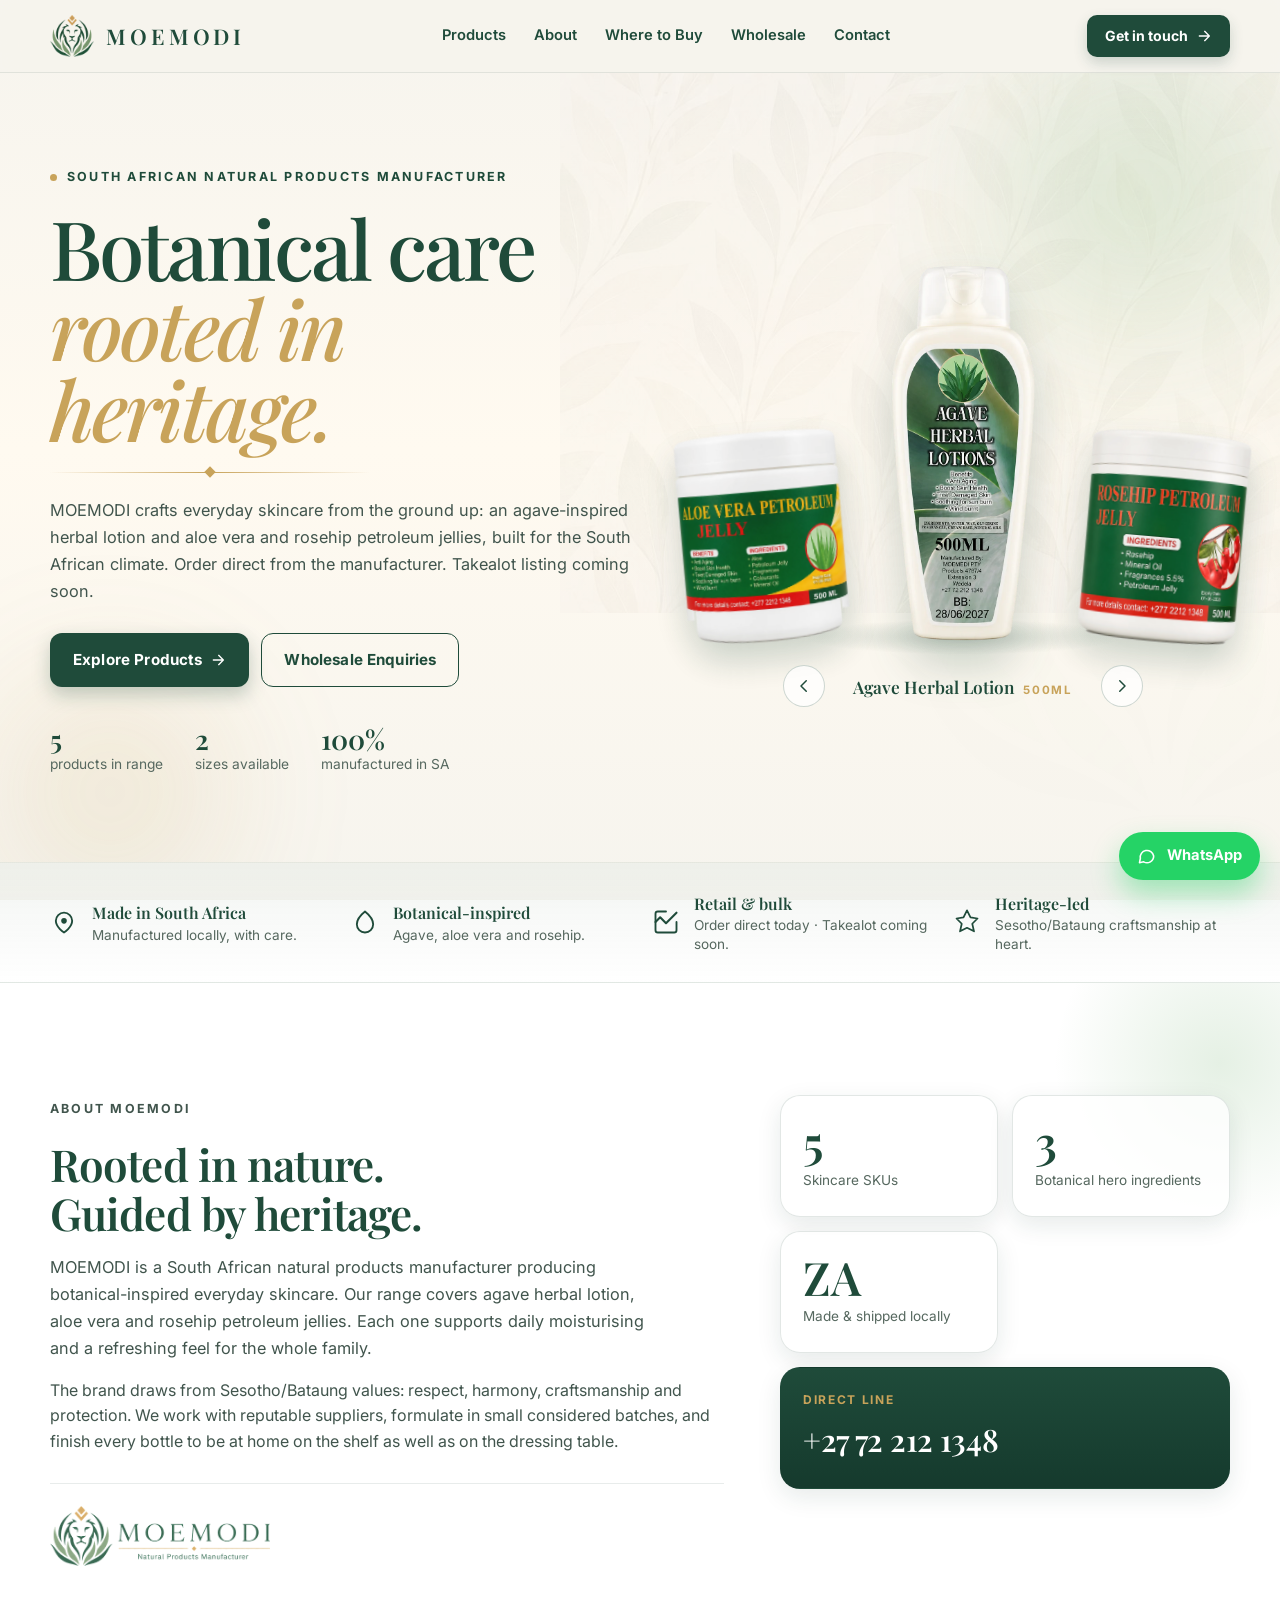
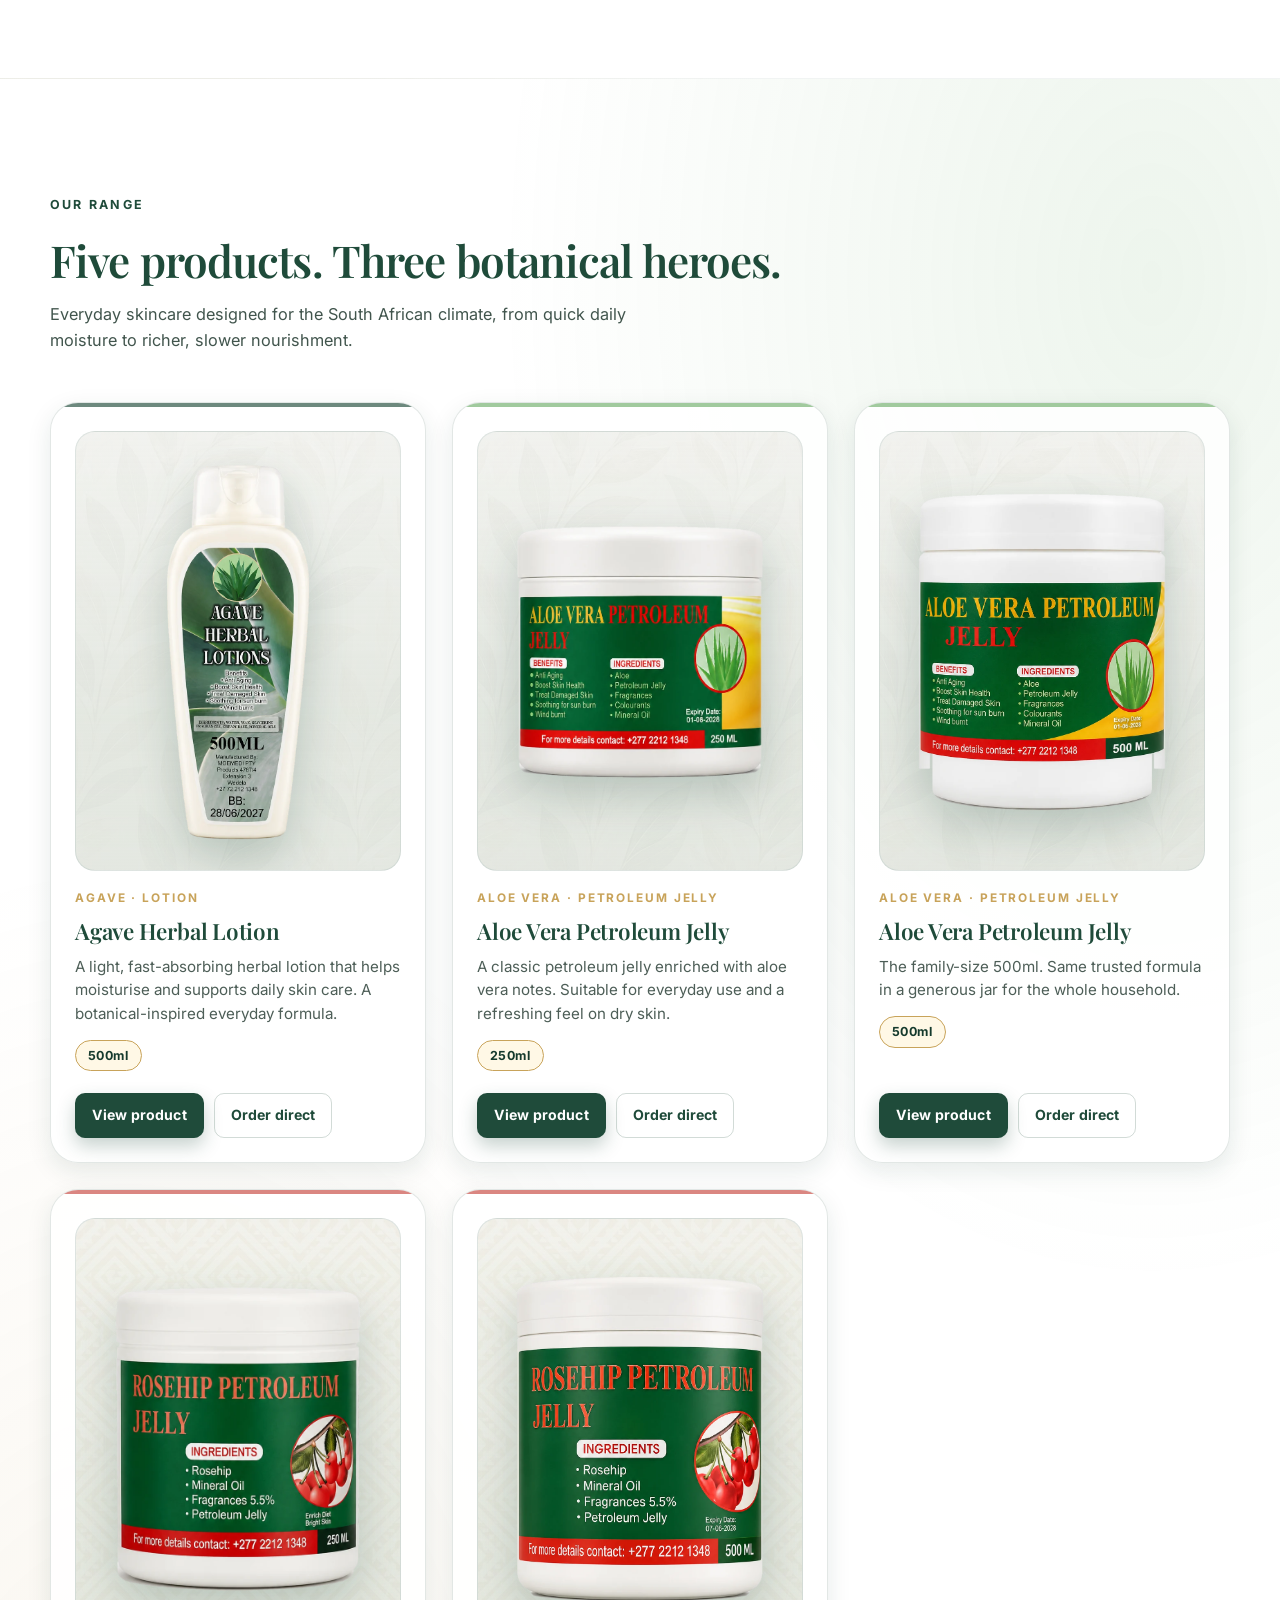
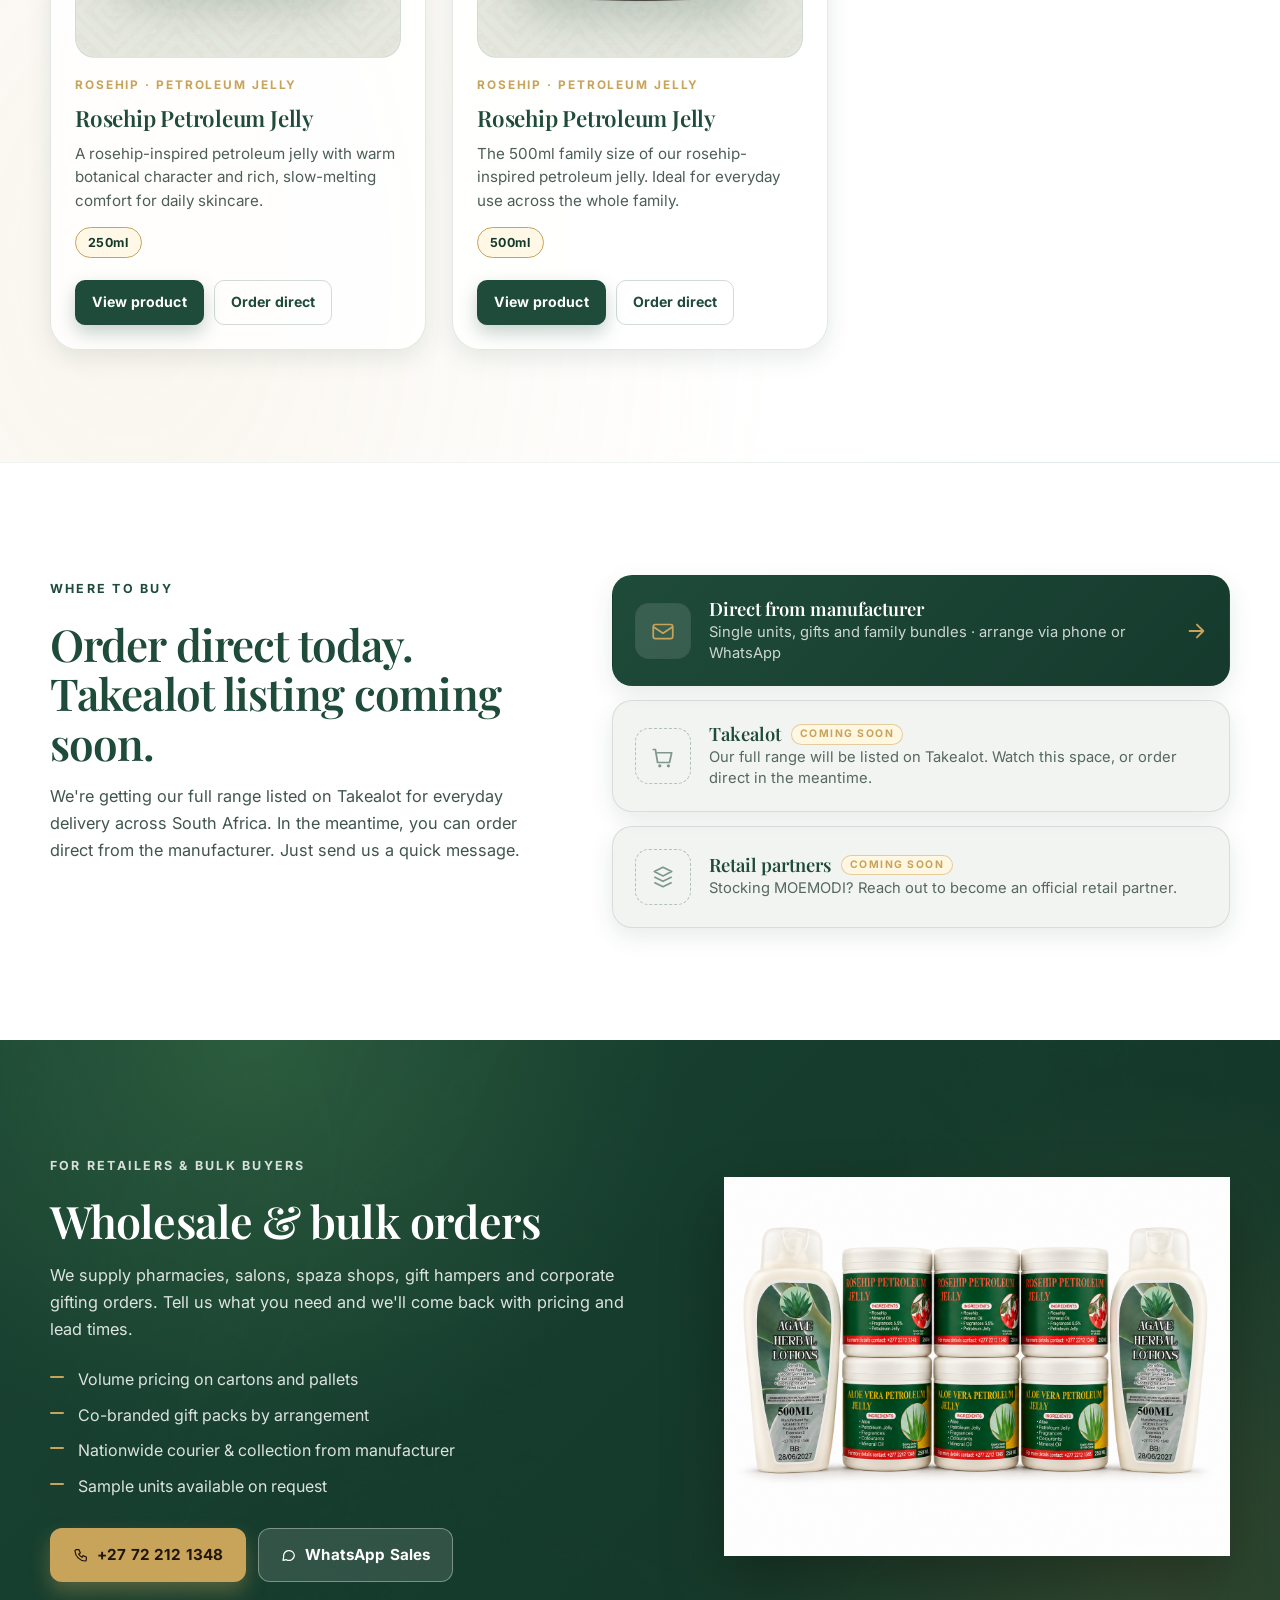
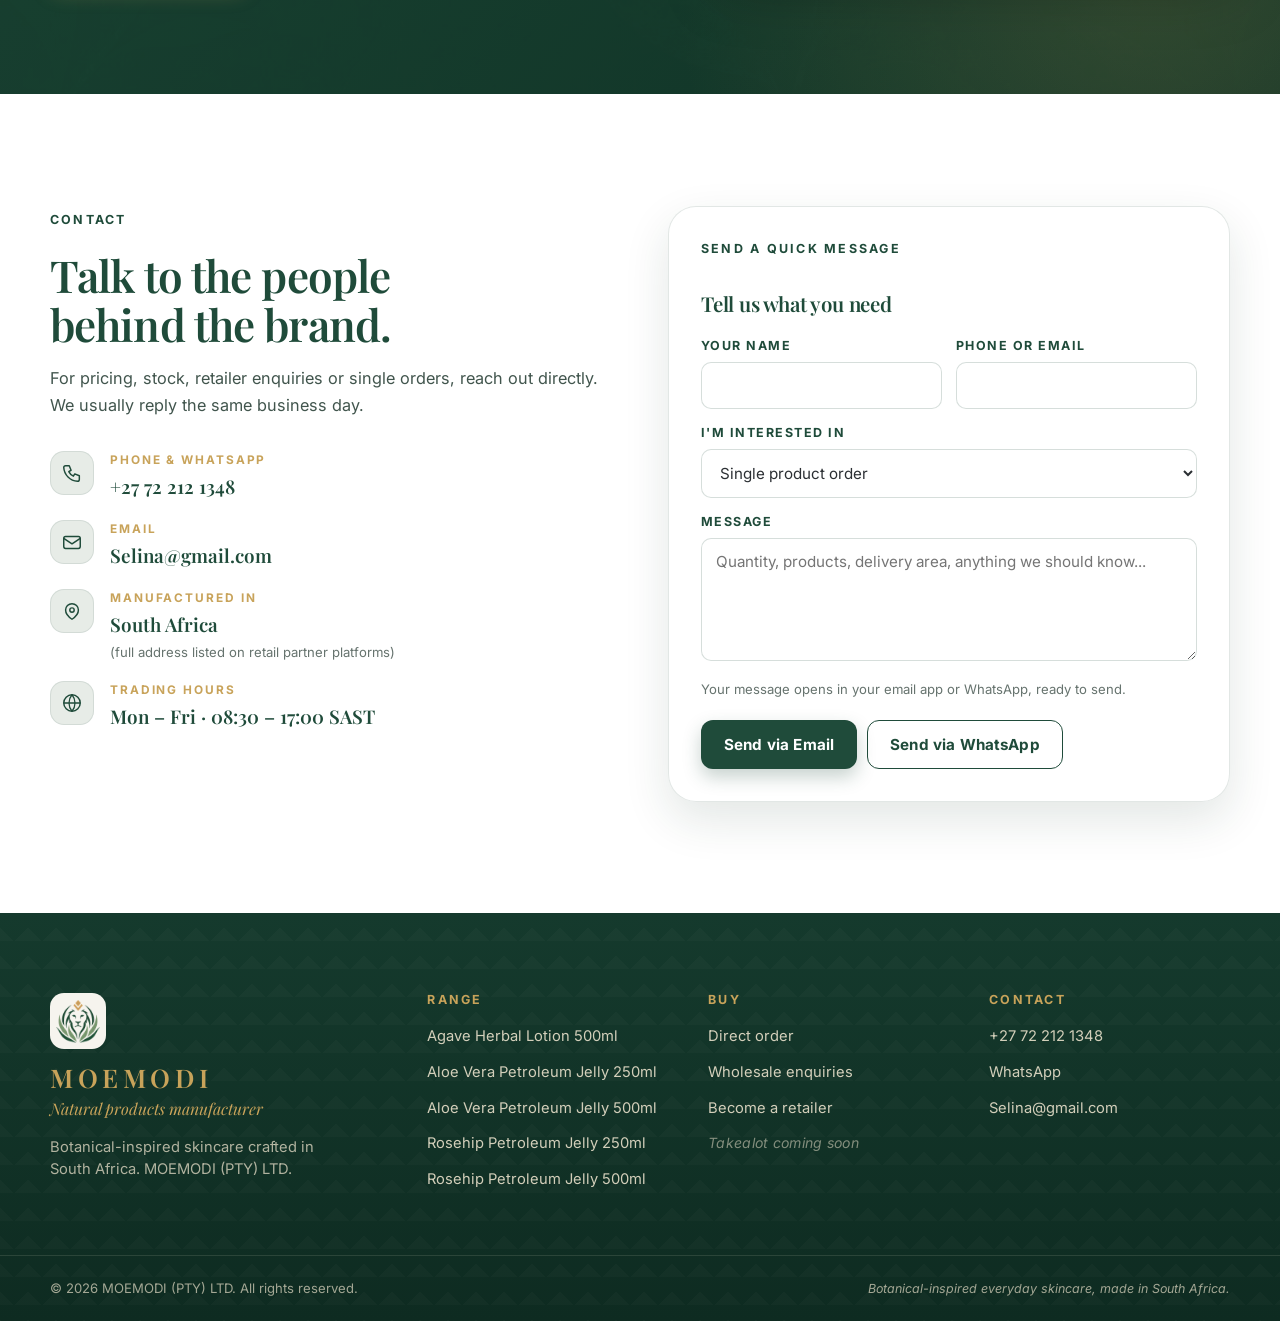
<file: index.html>
<!doctype html>
<html lang="en">
<head>
  <meta charset="utf-8">
  <meta name="viewport" content="width=device-width, initial-scale=1, viewport-fit=cover">
  <meta name="theme-color" content="#1F4B3A">
  <title>MOEMODI | Natural Skincare, Crafted in South Africa</title>
  <meta name="description" content="MOEMODI is a South African natural products manufacturer of Agave Herbal Lotion, Aloe Vera Petroleum Jelly and Rosehip Petroleum Jelly. Order direct from the manufacturer. Takealot listing coming soon.">
  <meta name="author" content="MOEMODI (PTY) LTD">
  <link rel="canonical" href="https://moemodi.co.za/">

  <!-- Open Graph / Twitter -->
  <meta property="og:type" content="website">
  <meta property="og:title" content="MOEMODI | Natural Skincare, Crafted in South Africa">
  <meta property="og:description" content="Agave Herbal Lotion, Aloe Vera Petroleum Jelly and Rosehip Petroleum Jelly. Order direct from the manufacturer. Takealot listing coming soon.">
  <meta property="og:image" content="https://moemodi.co.za/assets/images/social/og-moemodi.jpg">
  <meta property="og:image:width" content="1200">
  <meta property="og:image:height" content="630">
  <meta property="og:image:alt" content="The MOEMODI range: Agave Herbal Lotion, Aloe Vera and Rosehip Petroleum Jelly">
  <meta property="og:url" content="https://moemodi.co.za/">
  <meta property="og:locale" content="en_ZA">
  <meta property="og:site_name" content="MOEMODI">
  <meta name="twitter:card" content="summary_large_image">
  <meta name="twitter:title" content="MOEMODI | Natural Skincare, Crafted in South Africa">
  <meta name="twitter:description" content="Botanical-inspired skincare manufactured in South Africa.">
  <meta name="twitter:image" content="https://moemodi.co.za/assets/images/social/og-moemodi.jpg">

  <!-- Favicons & manifest -->
  <link rel="icon" href="favicon.ico" sizes="any">
  <link rel="icon" type="image/png" sizes="32x32" href="favicon-32.png">
  <link rel="icon" type="image/png" sizes="16x16" href="favicon-16.png">
  <link rel="apple-touch-icon" sizes="180x180" href="apple-touch-icon.png">
  <link rel="mask-icon" href="assets/images/logos/moemodi-icon-transparent.png" color="#1F4B3A">
  <link rel="manifest" href="site.webmanifest">
  <meta name="msapplication-TileColor" content="#1F4B3A">
  <meta name="msapplication-TileImage" content="apple-touch-icon.png">

  <!-- Fonts -->
  <link rel="preconnect" href="https://fonts.googleapis.com">
  <link rel="preconnect" href="https://fonts.gstatic.com" crossorigin>
  <link rel="preload" as="style" href="https://fonts.googleapis.com/css2?family=Inter:wght@400;500;600;700;800&family=Playfair+Display:ital,wght@0,500;0,600;0,700;1,500&display=swap">
  <link href="https://fonts.googleapis.com/css2?family=Inter:wght@400;500;600;700;800&family=Playfair+Display:ital,wght@0,500;0,600;0,700;1,500&display=swap" rel="stylesheet">

  <!-- Styles -->
  <link rel="stylesheet" href="assets/css/styles.css">

  <!-- Preload the centre product of the hero gallery -->
  <link rel="preload" as="image" type="image/webp" href="assets/images/products/agave-500ml.webp" fetchpriority="high">

  <!-- Structured data -->
  <script type="application/ld+json">
  {
    "@context": "https://schema.org",
    "@type": "Organization",
    "name": "MOEMODI (PTY) LTD",
    "alternateName": "MOEMODI",
    "description": "South African manufacturer of botanical-inspired skincare: Agave Herbal Lotion, Aloe Vera Petroleum Jelly and Rosehip Petroleum Jelly.",
    "logo": "https://moemodi.co.za/assets/images/logos/moemodi-primary-logo-transparent.png",
    "image": "https://moemodi.co.za/assets/images/social/og-moemodi.jpg",
    "url": "https://moemodi.co.za/",
    "telephone": "+27 72 212 1348",
    "address": {
      "@type": "PostalAddress",
      "addressCountry": "ZA"
    },
    "contactPoint": [{
      "@type": "ContactPoint",
      "telephone": "+27 72 212 1348",
      "contactType": "sales",
      "areaServed": "ZA",
      "availableLanguage": ["English", "Sesotho"]
    }],
    "makesOffer": [
      { "@type": "Offer", "itemOffered": { "@type": "Product", "name": "Agave Herbal Lotion 500ml" } },
      { "@type": "Offer", "itemOffered": { "@type": "Product", "name": "Aloe Vera Petroleum Jelly 250ml" } },
      { "@type": "Offer", "itemOffered": { "@type": "Product", "name": "Aloe Vera Petroleum Jelly 500ml" } },
      { "@type": "Offer", "itemOffered": { "@type": "Product", "name": "Rosehip Petroleum Jelly 250ml" } },
      { "@type": "Offer", "itemOffered": { "@type": "Product", "name": "Rosehip Petroleum Jelly 500ml" } }
    ]
  }
  </script>
</head>
<body>
  <a class="skip-link" href="#main">Skip to content</a>

  <!-- ============ NAV ============ -->
  <header class="site-nav" id="top">
    <div class="container nav-inner">
      <a class="brand" href="#top" aria-label="MOEMODI home">
        <img src="assets/images/logos/web/moemodi-icon-112.png" width="48" height="46" alt="" class="brand-mark">
        <span class="brand-word">MOEMODI</span>
      </a>

      <nav class="primary-nav" aria-label="Primary">
        <a href="#products">Products</a>
        <a href="#about">About</a>
        <a href="#where-to-buy">Where to Buy</a>
        <a href="#wholesale">Wholesale</a>
        <a href="#contact">Contact</a>
      </nav>

      <a class="nav-cta" href="#contact">
        <span>Get in touch</span>
        <svg viewBox="0 0 24 24" width="16" height="16" aria-hidden="true"><path d="M5 12h14M13 5l7 7-7 7" fill="none" stroke="currentColor" stroke-width="2" stroke-linecap="round" stroke-linejoin="round"/></svg>
      </a>

      <button class="nav-toggle" aria-label="Toggle navigation" aria-expanded="false" aria-controls="mobile-menu">
        <span></span><span></span><span></span>
      </button>
    </div>

    <div class="mobile-menu" id="mobile-menu" hidden>
      <a href="#products">Products</a>
      <a href="#about">About</a>
      <a href="#where-to-buy">Where to Buy</a>
      <a href="#wholesale">Wholesale</a>
      <a href="#contact">Contact</a>
      <a href="tel:+27722121348" class="btn btn-primary mobile-cta">Call +27 72 212 1348</a>
    </div>
  </header>

  <main id="main">

    <!-- ============ HERO ============ -->
    <section class="hero" aria-labelledby="hero-title">
      <div class="hero-orb hero-orb-1" aria-hidden="true"></div>
      <div class="hero-orb hero-orb-2" aria-hidden="true"></div>
      <img class="hero-watermark" src="assets/images/logos/web/moemodi-icon-watermark-520.png" alt="" aria-hidden="true">

      <div class="container hero-grid">
        <div class="hero-copy">
          <p class="eyebrow"><span class="dot"></span> South African Natural Products Manufacturer</p>
          <h1 id="hero-title" class="display">
            Botanical care <br><em>rooted in heritage.</em>
          </h1>
          <div class="ornament-line" aria-hidden="true"></div>
          <p class="lead">
            MOEMODI crafts everyday skincare from the ground up: an agave-inspired herbal lotion and aloe vera and rosehip petroleum jellies, built for the South African climate. Order direct from the manufacturer. Takealot listing coming soon.
          </p>
          <div class="cta-row">
            <a class="btn btn-primary" href="#products">
              Explore Products
              <svg viewBox="0 0 24 24" width="16" height="16" aria-hidden="true"><path d="M5 12h14M13 5l7 7-7 7" fill="none" stroke="currentColor" stroke-width="2" stroke-linecap="round" stroke-linejoin="round"/></svg>
            </a>
            <a class="btn btn-outline" href="#wholesale">Wholesale Enquiries</a>
          </div>
          <ul class="hero-meta" aria-label="Quick highlights">
            <li><strong>5</strong> products in range</li>
            <li><strong>2</strong> sizes available</li>
            <li><strong>100%</strong> manufactured in SA</li>
          </ul>
        </div>

        <div class="hero-stage" data-gallery aria-roledescription="carousel" aria-label="The MOEMODI range">
          <div class="hero-track">
            <a class="hero-slide" data-kind="jar" data-pos="-1" href="products/aloe-vera-petroleum-jelly.html#size-500ml" data-name="Aloe Vera Petroleum Jelly" data-size="500ml">
              <img src="assets/images/products/aloe-vera-500ml.webp" width="757" height="973" alt="Aloe Vera Petroleum Jelly 500ml jar" decoding="async">
            </a>
            <a class="hero-slide" data-pos="0" href="products/agave-herbal-lotion.html" data-name="Agave Herbal Lotion" data-size="500ml">
              <img src="assets/images/products/agave-500ml.webp" width="427" height="1100" alt="Agave Herbal Lotion 500ml bottle" fetchpriority="high">
            </a>
            <a class="hero-slide" data-kind="jar" data-pos="1" href="products/rosehip-petroleum-jelly.html#size-500ml" data-name="Rosehip Petroleum Jelly" data-size="500ml">
              <img src="assets/images/products/rosehip-500ml.webp" width="781" height="1027" alt="Rosehip Petroleum Jelly 500ml jar" decoding="async">
            </a>
            <a class="hero-slide" data-kind="jar" data-pos="2" href="products/aloe-vera-petroleum-jelly.html#size-250ml" data-name="Aloe Vera Petroleum Jelly" data-size="250ml">
              <img src="assets/images/products/aloe-vera-250ml.webp" width="647" height="667" alt="Aloe Vera Petroleum Jelly 250ml jar" loading="lazy" decoding="async">
            </a>
            <a class="hero-slide" data-kind="jar" data-pos="-2" href="products/rosehip-petroleum-jelly.html#size-250ml" data-name="Rosehip Petroleum Jelly" data-size="250ml">
              <img src="assets/images/products/rosehip-250ml.webp" width="614" height="756" alt="Rosehip Petroleum Jelly 250ml jar" loading="lazy" decoding="async">
            </a>
          </div>
          <div class="hero-gallery-ui" hidden>
            <button type="button" class="hero-arrow" data-dir="-1" aria-label="Previous product">
              <svg viewBox="0 0 24 24" aria-hidden="true"><path d="M15 5l-7 7 7 7" fill="none" stroke="currentColor" stroke-width="2" stroke-linecap="round" stroke-linejoin="round"/></svg>
            </button>
            <p class="hero-caption" aria-live="off"><span class="hero-caption-name">Agave Herbal Lotion</span> <span class="hero-caption-size">500ml</span></p>
            <button type="button" class="hero-arrow" data-dir="1" aria-label="Next product">
              <svg viewBox="0 0 24 24" aria-hidden="true"><path d="M9 5l7 7-7 7" fill="none" stroke="currentColor" stroke-width="2" stroke-linecap="round" stroke-linejoin="round"/></svg>
            </button>
          </div>
        </div>
      </div>
    </section>

    <!-- ============ TRUST STRIP ============ -->
    <section class="trust-strip" aria-label="Brand promises">
      <div class="container trust-grid">
        <div class="trust-item">
          <svg viewBox="0 0 24 24" aria-hidden="true"><path d="M12 21s-7-4.5-7-10a7 7 0 0114 0c0 5.5-7 10-7 10z" fill="none" stroke="currentColor" stroke-width="1.6" stroke-linejoin="round"/><circle cx="12" cy="11" r="2.4" fill="currentColor"/></svg>
          <div>
            <strong>Made in South Africa</strong>
            <span>Manufactured locally, with care.</span>
          </div>
        </div>
        <div class="trust-item">
          <svg viewBox="0 0 24 24" aria-hidden="true"><path d="M12 3c5 4 7 8 7 11a7 7 0 11-14 0c0-3 2-7 7-11z" fill="none" stroke="currentColor" stroke-width="1.6" stroke-linejoin="round"/></svg>
          <div>
            <strong>Botanical-inspired</strong>
            <span>Agave, aloe vera and rosehip.</span>
          </div>
        </div>
        <div class="trust-item">
          <svg viewBox="0 0 24 24" aria-hidden="true"><path d="M3 12l4-4 5 5 9-9" fill="none" stroke="currentColor" stroke-width="1.8" stroke-linecap="round" stroke-linejoin="round"/><path d="M21 12v7a2 2 0 01-2 2H5a2 2 0 01-2-2V5a2 2 0 012-2h7" fill="none" stroke="currentColor" stroke-width="1.6" stroke-linecap="round" stroke-linejoin="round"/></svg>
          <div>
            <strong>Retail &amp; bulk</strong>
            <span>Order direct today &middot; Takealot coming soon.</span>
          </div>
        </div>
        <div class="trust-item">
          <svg viewBox="0 0 24 24" aria-hidden="true"><path d="M12 2l3 6 6 1-4.5 4.5L18 20l-6-3-6 3 1.5-6.5L3 9l6-1z" fill="none" stroke="currentColor" stroke-width="1.5" stroke-linejoin="round"/></svg>
          <div>
            <strong>Heritage-led</strong>
            <span>Sesotho/Bataung craftsmanship at heart.</span>
          </div>
        </div>
      </div>
    </section>

    <!-- ============ ABOUT ============ -->
    <section class="section section-about" id="about" aria-labelledby="about-title">
      <div class="container about-grid">
        <div class="about-copy reveal">
          <p class="eyebrow">About MOEMODI</p>
          <h2 id="about-title">Rooted in nature.<br>Guided by heritage.</h2>
          <p class="lead">
            MOEMODI is a South African natural products manufacturer producing botanical-inspired everyday skincare. Our range covers agave herbal lotion, aloe vera and rosehip petroleum jellies. Each one supports daily moisturising and a refreshing feel for the whole family.
          </p>
          <p>
            The brand draws from Sesotho/Bataung values: respect, harmony, craftsmanship and protection. We work with reputable suppliers, formulate in small considered batches, and finish every bottle to be at home on the shelf as well as on the dressing table.
          </p>
          <div class="signature-line">
            <img src="assets/images/logos/web/moemodi-horizontal-logo-480.png" alt="MOEMODI horizontal logo" width="220" height="60" loading="lazy">
          </div>
        </div>

        <aside class="about-stats reveal">
          <div class="stat-card">
            <span class="stat-number">5</span>
            <span class="stat-label">Skincare SKUs</span>
          </div>
          <div class="stat-card">
            <span class="stat-number">3</span>
            <span class="stat-label">Botanical hero ingredients</span>
          </div>
          <div class="stat-card">
            <span class="stat-number">ZA</span>
            <span class="stat-label">Made &amp; shipped locally</span>
          </div>
          <div class="stat-card highlight">
            <span class="stat-label small">Direct line</span>
            <a href="tel:+27722121348" class="stat-link">+27 72 212 1348</a>
          </div>
        </aside>
      </div>
    </section>

    <!-- ============ PRODUCTS ============ -->
    <section class="section section-products" id="products" aria-labelledby="products-title">
      <div class="container">
        <div class="section-head reveal">
          <p class="eyebrow">Our Range</p>
          <h2 id="products-title">Five products. Three botanical heroes.</h2>
          <p class="lead">Everyday skincare designed for the South African climate, from quick daily moisture to richer, slower nourishment.</p>
        </div>

        <p class="swipe-hint" aria-hidden="true">Swipe to see all five
          <svg viewBox="0 0 24 24" width="16" height="16"><path d="M5 12h14M13 5l7 7-7 7" fill="none" stroke="currentColor" stroke-width="2" stroke-linecap="round" stroke-linejoin="round"/></svg>
        </p>

        <div class="product-grid">

          <!-- Product 1: Agave -->
          <article class="product-card reveal" data-accent="green">
            <a class="product-media" href="products/agave-herbal-lotion.html" aria-label="View Agave Herbal Lotion details">
              <img src="assets/images/products/agave-500ml.webp" width="427" height="1100" alt="Agave Herbal Lotion 500ml bottle" loading="lazy">
              <div class="product-overlay">
                <span class="product-overlay-hint">Discover the formula</span>
                <span class="product-overlay-cta">
                  See more about this product
                  <svg viewBox="0 0 24 24" aria-hidden="true"><path d="M5 12h14M13 5l7 7-7 7" fill="none" stroke="currentColor" stroke-width="2" stroke-linecap="round" stroke-linejoin="round"/></svg>
                </span>
              </div>
            </a>
            <div class="product-body">
              <p class="product-eyebrow">Agave &middot; Lotion</p>
              <h3 class="product-name"><a href="products/agave-herbal-lotion.html">Agave Herbal Lotion</a></h3>
              <p class="product-desc">A light, fast-absorbing herbal lotion that helps moisturise and supports daily skin care. A botanical-inspired everyday formula.</p>
              <div class="product-sizes" role="list" aria-label="Available sizes">
                <span class="size-pill is-active" role="listitem">500ml</span>
              </div>
              <div class="product-actions">
                <a class="btn btn-primary btn-sm" href="products/agave-herbal-lotion.html">View product</a>
                <a class="btn btn-ghost btn-sm" href="#contact">Order direct</a>
              </div>
            </div>
          </article>

          <!-- Product 2: Aloe Vera 250ml -->
          <article class="product-card reveal" data-accent="aloe">
            <a class="product-media" href="products/aloe-vera-petroleum-jelly.html#size-250ml" aria-label="View Aloe Vera Petroleum Jelly details">
              <img src="assets/images/products/aloe-vera-250ml.webp" width="647" height="667" alt="Aloe Vera Petroleum Jelly 250ml jar" loading="lazy">
              <div class="product-overlay">
                <span class="product-overlay-hint">Discover the formula</span>
                <span class="product-overlay-cta">
                  See more about this product
                  <svg viewBox="0 0 24 24" aria-hidden="true"><path d="M5 12h14M13 5l7 7-7 7" fill="none" stroke="currentColor" stroke-width="2" stroke-linecap="round" stroke-linejoin="round"/></svg>
                </span>
              </div>
            </a>
            <div class="product-body">
              <p class="product-eyebrow">Aloe Vera &middot; Petroleum Jelly</p>
              <h3 class="product-name"><a href="products/aloe-vera-petroleum-jelly.html#size-250ml">Aloe Vera Petroleum Jelly</a></h3>
              <p class="product-desc">A classic petroleum jelly enriched with aloe vera notes. Suitable for everyday use and a refreshing feel on dry skin.</p>
              <div class="product-sizes" role="list" aria-label="Available sizes">
                <span class="size-pill is-active" role="listitem">250ml</span>
              </div>
              <div class="product-actions">
                <a class="btn btn-primary btn-sm" href="products/aloe-vera-petroleum-jelly.html#size-250ml">View product</a>
                <a class="btn btn-ghost btn-sm" href="#contact">Order direct</a>
              </div>
            </div>
          </article>

          <!-- Product 3: Aloe Vera 500ml -->
          <article class="product-card reveal" data-accent="aloe">
            <a class="product-media" href="products/aloe-vera-petroleum-jelly.html#size-500ml" aria-label="View Aloe Vera Petroleum Jelly details">
              <img src="assets/images/products/aloe-vera-500ml.webp" width="757" height="973" alt="Aloe Vera Petroleum Jelly 500ml jar" loading="lazy">
              <div class="product-overlay">
                <span class="product-overlay-hint">Discover the formula</span>
                <span class="product-overlay-cta">
                  See more about this product
                  <svg viewBox="0 0 24 24" aria-hidden="true"><path d="M5 12h14M13 5l7 7-7 7" fill="none" stroke="currentColor" stroke-width="2" stroke-linecap="round" stroke-linejoin="round"/></svg>
                </span>
              </div>
            </a>
            <div class="product-body">
              <p class="product-eyebrow">Aloe Vera &middot; Petroleum Jelly</p>
              <h3 class="product-name"><a href="products/aloe-vera-petroleum-jelly.html#size-500ml">Aloe Vera Petroleum Jelly</a></h3>
              <p class="product-desc">The family-size 500ml. Same trusted formula in a generous jar for the whole household.</p>
              <div class="product-sizes" role="list" aria-label="Available sizes">
                <span class="size-pill is-active" role="listitem">500ml</span>
              </div>
              <div class="product-actions">
                <a class="btn btn-primary btn-sm" href="products/aloe-vera-petroleum-jelly.html#size-500ml">View product</a>
                <a class="btn btn-ghost btn-sm" href="#contact">Order direct</a>
              </div>
            </div>
          </article>

          <!-- Product 4: Rosehip 250ml -->
          <article class="product-card reveal" data-accent="rose">
            <a class="product-media" href="products/rosehip-petroleum-jelly.html#size-250ml" aria-label="View Rosehip Petroleum Jelly details">
              <img src="assets/images/products/rosehip-250ml.webp" width="614" height="756" alt="Rosehip Petroleum Jelly 250ml jar" loading="lazy">
              <div class="product-overlay">
                <span class="product-overlay-hint">Discover the formula</span>
                <span class="product-overlay-cta">
                  See more about this product
                  <svg viewBox="0 0 24 24" aria-hidden="true"><path d="M5 12h14M13 5l7 7-7 7" fill="none" stroke="currentColor" stroke-width="2" stroke-linecap="round" stroke-linejoin="round"/></svg>
                </span>
              </div>
            </a>
            <div class="product-body">
              <p class="product-eyebrow">Rosehip &middot; Petroleum Jelly</p>
              <h3 class="product-name"><a href="products/rosehip-petroleum-jelly.html#size-250ml">Rosehip Petroleum Jelly</a></h3>
              <p class="product-desc">A rosehip-inspired petroleum jelly with warm botanical character and rich, slow-melting comfort for daily skincare.</p>
              <div class="product-sizes" role="list" aria-label="Available sizes">
                <span class="size-pill is-active" role="listitem">250ml</span>
              </div>
              <div class="product-actions">
                <a class="btn btn-primary btn-sm" href="products/rosehip-petroleum-jelly.html#size-250ml">View product</a>
                <a class="btn btn-ghost btn-sm" href="#contact">Order direct</a>
              </div>
            </div>
          </article>

          <!-- Product 5: Rosehip 500ml -->
          <article class="product-card reveal" data-accent="rose">
            <a class="product-media" href="products/rosehip-petroleum-jelly.html#size-500ml" aria-label="View Rosehip Petroleum Jelly details">
              <img src="assets/images/products/rosehip-500ml.webp" width="781" height="1027" alt="Rosehip Petroleum Jelly 500ml jar" loading="lazy">
              <div class="product-overlay">
                <span class="product-overlay-hint">Discover the formula</span>
                <span class="product-overlay-cta">
                  See more about this product
                  <svg viewBox="0 0 24 24" aria-hidden="true"><path d="M5 12h14M13 5l7 7-7 7" fill="none" stroke="currentColor" stroke-width="2" stroke-linecap="round" stroke-linejoin="round"/></svg>
                </span>
              </div>
            </a>
            <div class="product-body">
              <p class="product-eyebrow">Rosehip &middot; Petroleum Jelly</p>
              <h3 class="product-name"><a href="products/rosehip-petroleum-jelly.html#size-500ml">Rosehip Petroleum Jelly</a></h3>
              <p class="product-desc">The 500ml family size of our rosehip-inspired petroleum jelly. Ideal for everyday use across the whole family.</p>
              <div class="product-sizes" role="list" aria-label="Available sizes">
                <span class="size-pill is-active" role="listitem">500ml</span>
              </div>
              <div class="product-actions">
                <a class="btn btn-primary btn-sm" href="products/rosehip-petroleum-jelly.html#size-500ml">View product</a>
                <a class="btn btn-ghost btn-sm" href="#contact">Order direct</a>
              </div>
            </div>
          </article>

        </div>
      </div>
    </section>

    <!-- ============ WHERE TO BUY ============ -->
    <section class="section section-buy" id="where-to-buy" aria-labelledby="buy-title">
      <div class="container buy-grid">
        <div class="buy-copy reveal">
          <p class="eyebrow">Where to buy</p>
          <h2 id="buy-title">Order direct today.<br>Takealot listing coming soon.</h2>
          <p class="lead">We're getting our full range listed on Takealot for everyday delivery across South Africa. In the meantime, you can order direct from the manufacturer. Just send us a quick message.</p>
        </div>

        <div class="retailer-list reveal">
          <a class="retailer-card primary" href="#contact" aria-label="Order MOEMODI direct from the manufacturer">
            <div class="retailer-icon">
              <svg viewBox="0 0 24 24" aria-hidden="true"><rect x="3" y="6" width="18" height="13" rx="2" fill="none" stroke="currentColor" stroke-width="1.6"/><path d="M3 8l9 6 9-6" fill="none" stroke="currentColor" stroke-width="1.6" stroke-linejoin="round"/></svg>
            </div>
            <div class="retailer-meta">
              <strong>Direct from manufacturer</strong>
              <span>Single units, gifts and family bundles &middot; arrange via phone or WhatsApp</span>
            </div>
            <svg class="retailer-arrow" viewBox="0 0 24 24" aria-hidden="true"><path d="M5 12h14M13 5l7 7-7 7" fill="none" stroke="currentColor" stroke-width="2" stroke-linecap="round" stroke-linejoin="round"/></svg>
          </a>

          <div class="retailer-card retailer-card-soft" aria-label="Takealot listing coming soon">
            <div class="retailer-icon ghost">
              <svg viewBox="0 0 24 24" aria-hidden="true"><path d="M3 6h2l2 12h11l2-9H7" fill="none" stroke="currentColor" stroke-width="1.6" stroke-linecap="round" stroke-linejoin="round"/><circle cx="9" cy="21" r="1.5" fill="currentColor"/><circle cx="17" cy="21" r="1.5" fill="currentColor"/></svg>
            </div>
            <div class="retailer-meta">
              <strong>Takealot <em class="badge-soft">Coming soon</em></strong>
              <span>Our full range will be listed on Takealot. Watch this space, or order direct in the meantime.</span>
            </div>
          </div>

          <div class="retailer-card retailer-card-soft" aria-label="Retail partners coming soon">
            <div class="retailer-icon ghost">
              <svg viewBox="0 0 24 24" aria-hidden="true"><path d="M4 7l8-4 8 4-8 4-8-4z" fill="none" stroke="currentColor" stroke-width="1.6" stroke-linejoin="round"/><path d="M4 12l8 4 8-4M4 17l8 4 8-4" fill="none" stroke="currentColor" stroke-width="1.6" stroke-linejoin="round"/></svg>
            </div>
            <div class="retailer-meta">
              <strong>Retail partners <em class="badge-soft">Coming soon</em></strong>
              <span>Stocking MOEMODI? Reach out to become an official retail partner.</span>
            </div>
          </div>
        </div>
      </div>
    </section>

    <!-- ============ WHOLESALE ============ -->
    <section class="section section-wholesale" id="wholesale" aria-labelledby="wholesale-title">
      <div class="wholesale-bg" aria-hidden="true"></div>
      <div class="container wholesale-grid">
        <div class="wholesale-copy reveal">
          <p class="eyebrow eyebrow-light">For Retailers &amp; Bulk Buyers</p>
          <h2 id="wholesale-title">Wholesale &amp; bulk orders</h2>
          <p class="lead lead-light">
            We supply pharmacies, salons, spaza shops, gift hampers and corporate gifting orders. Tell us what you need and we'll come back with pricing and lead times.
          </p>
          <ul class="bullet-list">
            <li>Volume pricing on cartons and pallets</li>
            <li>Co-branded gift packs by arrangement</li>
            <li>Nationwide courier &amp; collection from manufacturer</li>
            <li>Sample units available on request</li>
          </ul>
          <div class="cta-row">
            <a class="btn btn-gold" href="tel:+27722121348">
              <svg viewBox="0 0 24 24" width="16" height="16" aria-hidden="true"><path d="M5 4h4l2 5-2.5 1.5a11 11 0 005 5L15 13l5 2v4a2 2 0 01-2 2A16 16 0 013 6a2 2 0 012-2z" fill="none" stroke="currentColor" stroke-width="1.8" stroke-linejoin="round"/></svg>
              +27 72 212 1348
            </a>
            <a class="btn btn-light" href="https://wa.me/27722121348?text=Hello%20MOEMODI%2C%20I%27d%20like%20to%20enquire%20about%20wholesale%20pricing." target="_blank" rel="noopener noreferrer">
              <svg viewBox="0 0 24 24" width="16" height="16" aria-hidden="true"><path d="M20 12a8 8 0 01-12 7l-5 1 1-5a8 8 0 1116-3z" fill="none" stroke="currentColor" stroke-width="1.8" stroke-linejoin="round"/></svg>
              WhatsApp Sales
            </a>
          </div>
        </div>

        <div class="wholesale-figure reveal" aria-hidden="true">
          <img src="assets/images/products/product-group-hero.png" width="1448" height="1086" alt="" loading="lazy">
        </div>
      </div>
    </section>

    <!-- ============ CONTACT ============ -->
    <section class="section section-contact" id="contact" aria-labelledby="contact-title">
      <div class="container contact-grid">
        <div class="contact-copy reveal">
          <p class="eyebrow">Contact</p>
          <h2 id="contact-title">Talk to the people<br>behind the brand.</h2>
          <p class="lead">For pricing, stock, retailer enquiries or single orders, reach out directly. We usually reply the same business day.</p>

          <ul class="contact-list">
            <li>
              <span class="contact-icon" aria-hidden="true">
                <svg viewBox="0 0 24 24"><path d="M5 4h4l2 5-2.5 1.5a11 11 0 005 5L15 13l5 2v4a2 2 0 01-2 2A16 16 0 013 6a2 2 0 012-2z" fill="none" stroke="currentColor" stroke-width="1.6" stroke-linejoin="round"/></svg>
              </span>
              <div>
                <span class="contact-label">Phone &amp; WhatsApp</span>
                <a href="tel:+27722121348" class="contact-value">+27 72 212 1348</a>
              </div>
            </li>
            <li>
              <span class="contact-icon" aria-hidden="true">
                <svg viewBox="0 0 24 24"><rect x="3" y="6" width="18" height="13" rx="2" fill="none" stroke="currentColor" stroke-width="1.6"/><path d="M3 8l9 6 9-6" fill="none" stroke="currentColor" stroke-width="1.6" stroke-linejoin="round"/></svg>
              </span>
              <div>
                <span class="contact-label">Email</span>
                <a href="mailto:Selina@gmail.com" class="contact-value">Selina@gmail.com</a>
              </div>
            </li>
            <li>
              <span class="contact-icon" aria-hidden="true">
                <svg viewBox="0 0 24 24"><path d="M12 21s-7-4.5-7-10a7 7 0 0114 0c0 5.5-7 10-7 10z" fill="none" stroke="currentColor" stroke-width="1.6" stroke-linejoin="round"/><circle cx="12" cy="11" r="2.4" fill="none" stroke="currentColor" stroke-width="1.6"/></svg>
              </span>
              <div>
                <span class="contact-label">Manufactured in</span>
                <span class="contact-value">South Africa</span>
                <span class="contact-note">(full address listed on retail partner platforms)</span>
              </div>
            </li>
            <li>
              <span class="contact-icon" aria-hidden="true">
                <svg viewBox="0 0 24 24"><circle cx="12" cy="12" r="9" fill="none" stroke="currentColor" stroke-width="1.6"/><path d="M3 12h18M12 3a14 14 0 010 18M12 3a14 14 0 000 18" fill="none" stroke="currentColor" stroke-width="1.4"/></svg>
              </span>
              <div>
                <span class="contact-label">Trading hours</span>
                <span class="contact-value">Mon &ndash; Fri &middot; 08:30 &ndash; 17:00 SAST</span>
              </div>
            </li>
          </ul>
        </div>

        <form class="contact-form reveal" id="contact-form" novalidate>
          <p class="eyebrow">Send a quick message</p>
          <h3>Tell us what you need</h3>

          <div class="form-row">
            <label>
              <span>Your name</span>
              <input type="text" name="name" autocomplete="name" required>
            </label>
            <label>
              <span>Phone or email</span>
              <input type="text" name="contact" autocomplete="tel" required>
            </label>
          </div>

          <label class="form-label">
            <span>I'm interested in</span>
            <select name="topic">
              <option>Single product order</option>
              <option>Wholesale / bulk pricing</option>
              <option>Retail stocking</option>
              <option>Gift bundles</option>
              <option>Other</option>
            </select>
          </label>

          <label class="form-label">
            <span>Message</span>
            <textarea name="message" rows="5" placeholder="Quantity, products, delivery area, anything we should know..." required></textarea>
          </label>

          <p class="form-note">Your message opens in your email app or WhatsApp, ready to send.</p>

          <div class="form-actions">
            <button type="submit" class="btn btn-primary">Send via Email</button>
            <button type="button" class="btn btn-outline" id="send-whatsapp">Send via WhatsApp</button>
          </div>
        </form>
      </div>
    </section>

  </main>

  <!-- ============ FOOTER ============ -->
  <footer class="site-footer" aria-labelledby="footer-title">
    <div class="container footer-grid">
      <div class="footer-brand">
        <img src="assets/images/logos/web/moemodi-icon-112.png" width="56" height="54" alt="" class="footer-mark">
        <h2 id="footer-title" class="footer-word">MOEMODI</h2>
        <p class="footer-tag"><em>Natural products manufacturer</em></p>
        <p class="footer-desc">Botanical-inspired skincare crafted in South Africa. MOEMODI (PTY) LTD.</p>
      </div>

      <div class="footer-col">
        <h3>Range</h3>
        <ul>
          <li><a href="products/agave-herbal-lotion.html">Agave Herbal Lotion 500ml</a></li>
          <li><a href="products/aloe-vera-petroleum-jelly.html#size-250ml">Aloe Vera Petroleum Jelly 250ml</a></li>
          <li><a href="products/aloe-vera-petroleum-jelly.html#size-500ml">Aloe Vera Petroleum Jelly 500ml</a></li>
          <li><a href="products/rosehip-petroleum-jelly.html#size-250ml">Rosehip Petroleum Jelly 250ml</a></li>
          <li><a href="products/rosehip-petroleum-jelly.html#size-500ml">Rosehip Petroleum Jelly 500ml</a></li>
        </ul>
      </div>

      <div class="footer-col">
        <h3>Buy</h3>
        <ul>
          <li><a href="#contact">Direct order</a></li>
          <li><a href="#wholesale">Wholesale enquiries</a></li>
          <li><a href="#wholesale">Become a retailer</a></li>
          <li><span class="footer-soft">Takealot coming soon</span></li>
        </ul>
      </div>

      <div class="footer-col">
        <h3>Contact</h3>
        <ul>
          <li><a href="tel:+27722121348">+27 72 212 1348</a></li>
          <li><a href="https://wa.me/27722121348" target="_blank" rel="noopener noreferrer">WhatsApp</a></li>
          <li><a href="mailto:Selina@gmail.com">Selina@gmail.com</a></li>
        </ul>
      </div>
    </div>

    <div class="footer-bottom">
      <div class="container footer-bottom-inner">
        <span>&copy; <span id="year">2026</span> MOEMODI (PTY) LTD. All rights reserved.</span>
        <span class="footer-fineprint">Botanical-inspired everyday skincare, made in South Africa.</span>
      </div>
    </div>
  </footer>

  <!-- Floating WhatsApp -->
  <a class="float-wa" href="https://wa.me/27722121348?text=Hello%20MOEMODI%2C%20I%27d%20like%20to%20place%20an%20order." target="_blank" rel="noopener noreferrer" aria-label="Chat to MOEMODI on WhatsApp">
    <svg viewBox="0 0 24 24" aria-hidden="true"><path d="M20 12a8 8 0 01-12 7l-5 1 1-5a8 8 0 1116-3z" fill="none" stroke="currentColor" stroke-width="1.9" stroke-linejoin="round"/></svg>
    <span>WhatsApp</span>
  </a>

  <script src="assets/js/main.js" defer></script>
</body>
</html>
</file>
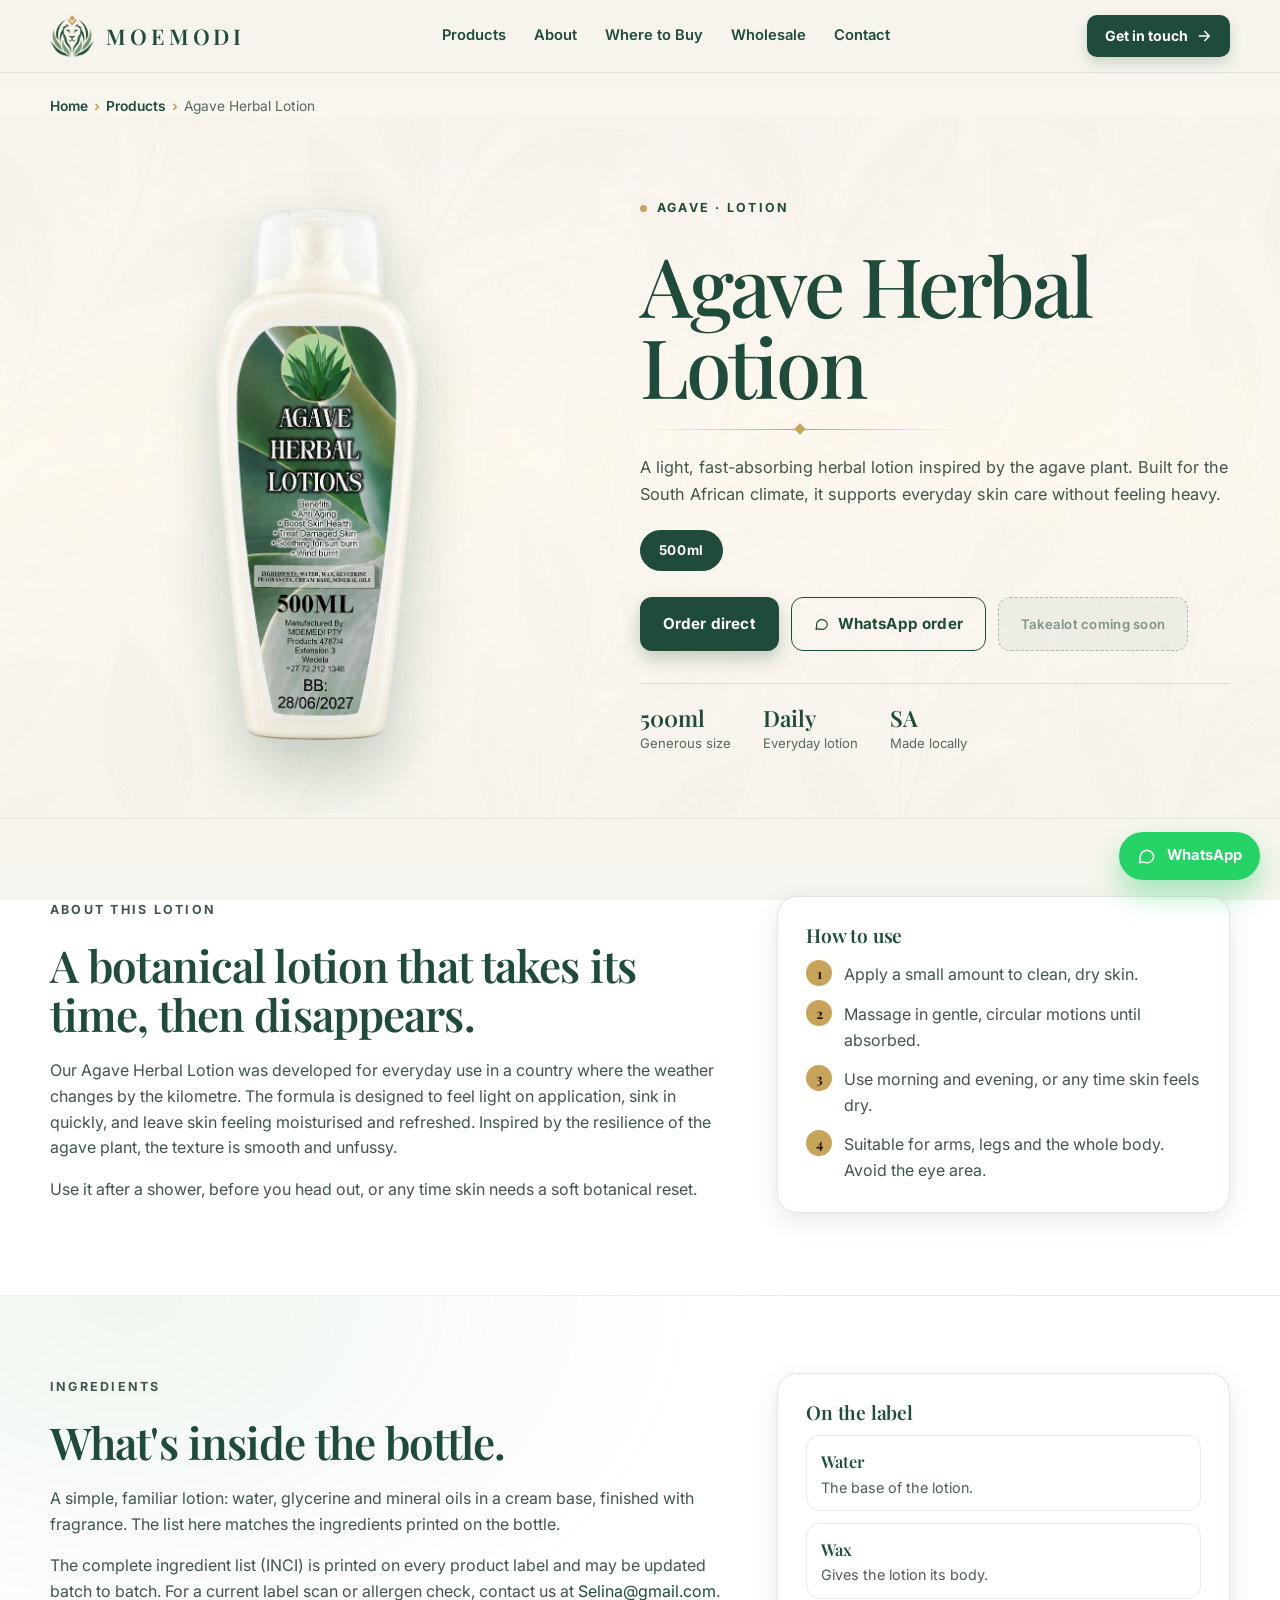
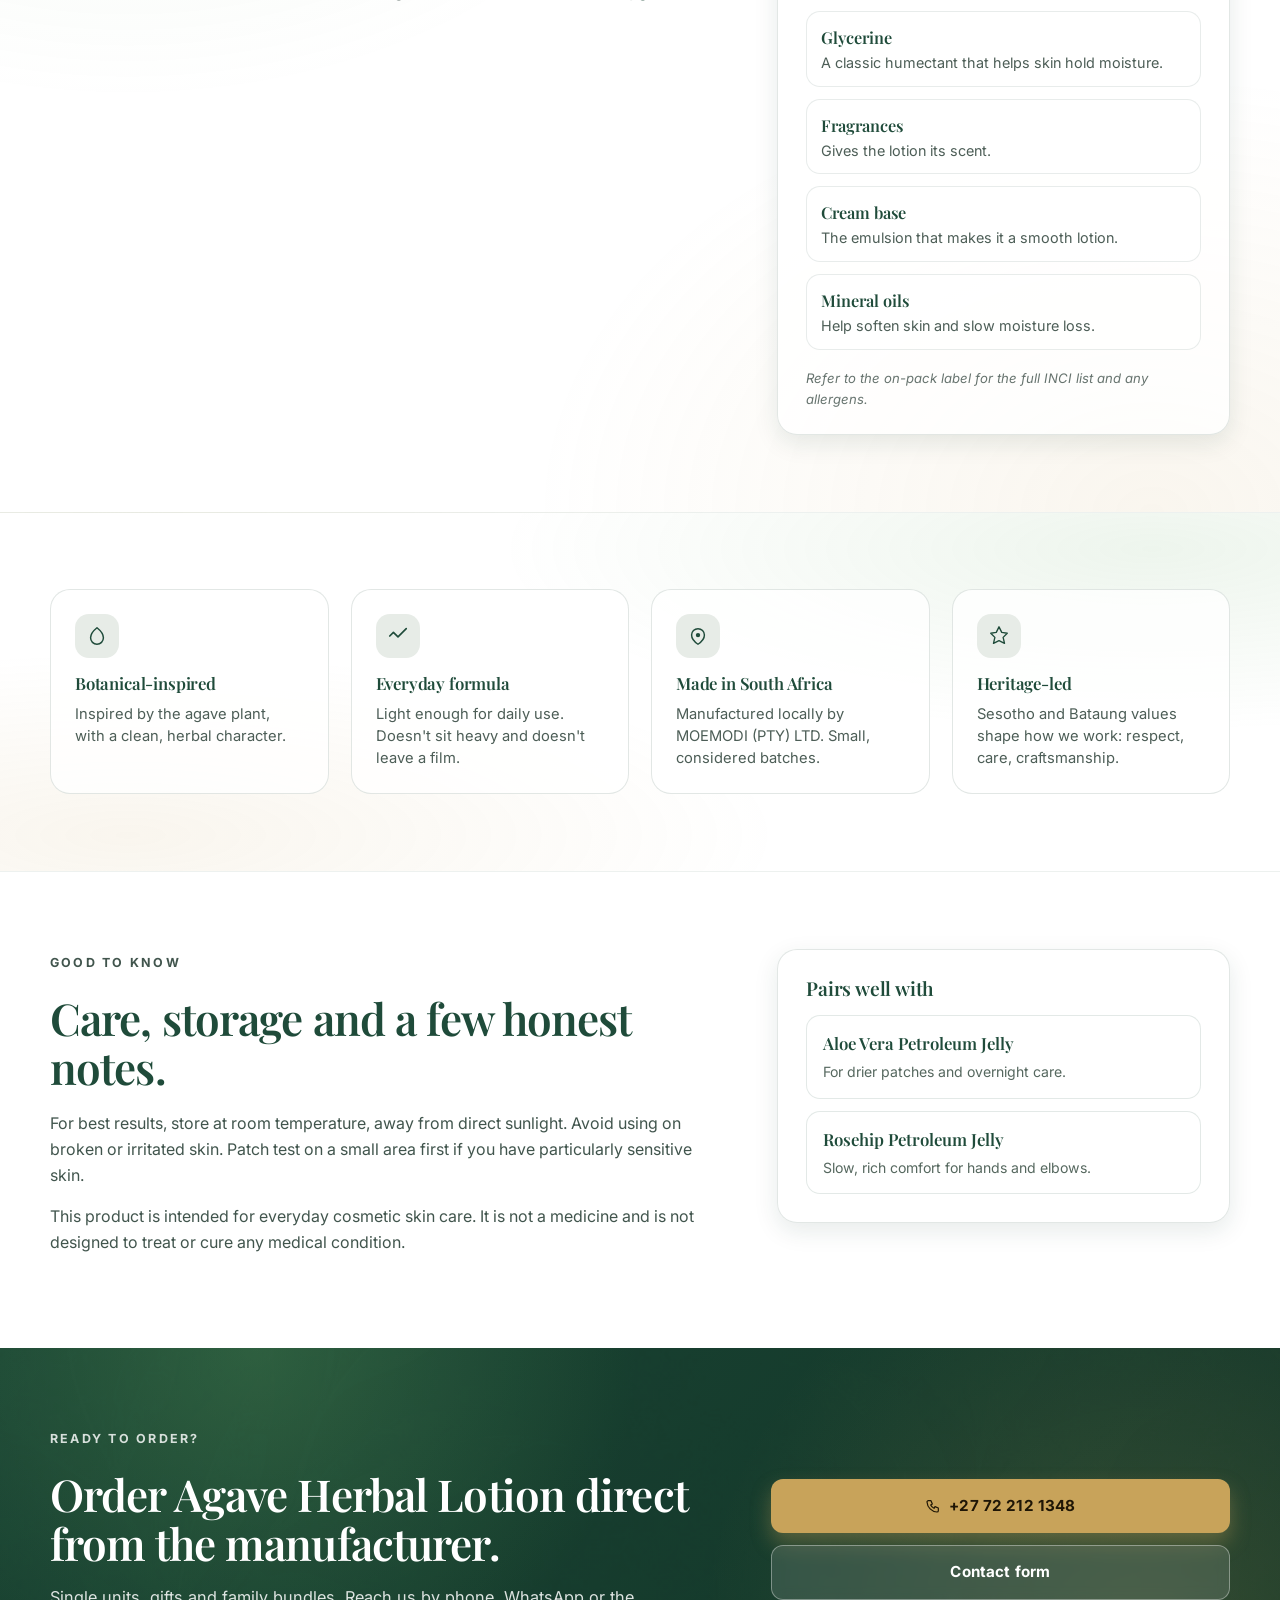
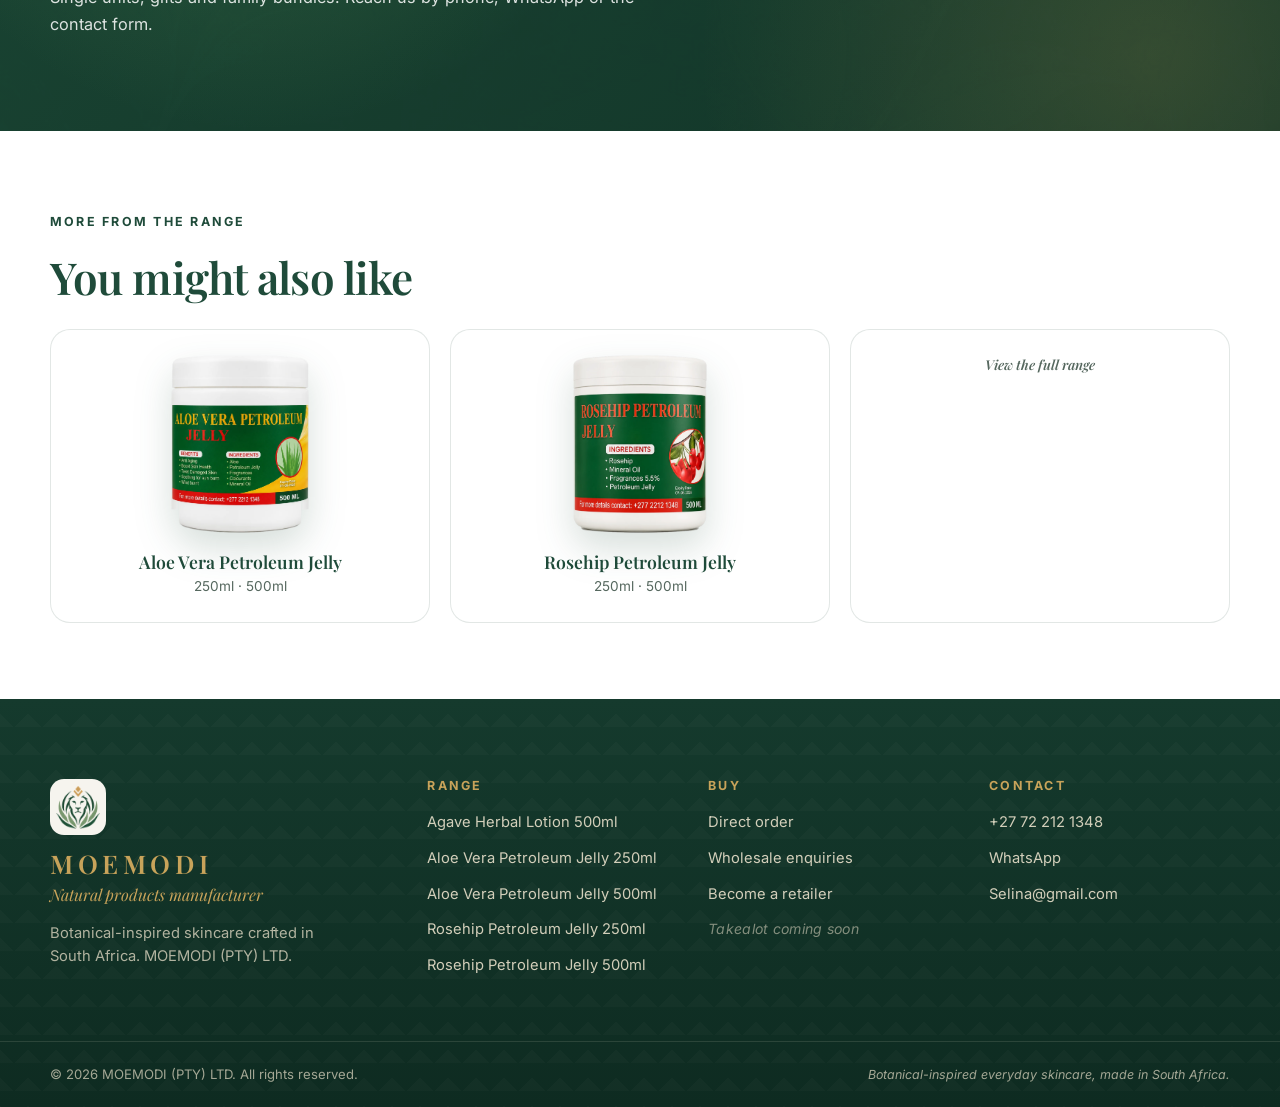
<file: products/agave-herbal-lotion.html>
<!doctype html>
<html lang="en">
<head>
  <meta charset="utf-8">
  <meta name="viewport" content="width=device-width, initial-scale=1, viewport-fit=cover">
  <meta name="theme-color" content="#1F4B3A">
  <title>Agave Herbal Lotion 500ml | MOEMODI</title>
  <meta name="description" content="MOEMODI Agave Herbal Lotion 500ml. A light, fast-absorbing botanical-inspired lotion for everyday skin care. Manufactured in South Africa. Order direct.">
  <link rel="canonical" href="https://moemodi.co.za/products/agave-herbal-lotion.html">

  <meta property="og:type" content="product">
  <meta property="og:title" content="Agave Herbal Lotion 500ml | MOEMODI">
  <meta property="og:description" content="A light, fast-absorbing botanical-inspired lotion for everyday skin care. Manufactured in South Africa.">
  <meta property="og:image" content="https://moemodi.co.za/assets/images/social/og-agave-herbal-lotion.jpg">
  <meta property="og:image:width" content="1200">
  <meta property="og:image:height" content="630">
  <meta property="og:image:alt" content="MOEMODI Agave Herbal Lotion 500ml bottle">
  <meta property="og:url" content="https://moemodi.co.za/products/agave-herbal-lotion.html">
  <meta property="og:locale" content="en_ZA">
  <meta property="og:site_name" content="MOEMODI">
  <meta name="twitter:card" content="summary_large_image">
  <meta name="twitter:title" content="Agave Herbal Lotion 500ml | MOEMODI">
  <meta name="twitter:description" content="A light, fast-absorbing botanical-inspired lotion for everyday skin care. Manufactured in South Africa.">
  <meta name="twitter:image" content="https://moemodi.co.za/assets/images/social/og-agave-herbal-lotion.jpg">

  <link rel="icon" href="../favicon.ico" sizes="any">
  <link rel="icon" type="image/png" sizes="32x32" href="../favicon-32.png">
  <link rel="icon" type="image/png" sizes="16x16" href="../favicon-16.png">
  <link rel="apple-touch-icon" sizes="180x180" href="../apple-touch-icon.png">
  <link rel="manifest" href="../site.webmanifest">

  <link rel="preconnect" href="https://fonts.googleapis.com">
  <link rel="preconnect" href="https://fonts.gstatic.com" crossorigin>
  <link href="https://fonts.googleapis.com/css2?family=Inter:wght@400;500;600;700;800&family=Playfair+Display:ital,wght@0,500;0,600;0,700;1,500&display=swap" rel="stylesheet">

  <link rel="stylesheet" href="../assets/css/styles.css">

  <script type="application/ld+json">
  {
    "@context": "https://schema.org/",
    "@type": "Product",
    "name": "MOEMODI Agave Herbal Lotion 500ml",
    "image": ["https://moemodi.co.za/assets/images/products/agave-500ml.webp", "https://moemodi.co.za/assets/images/social/og-agave-herbal-lotion.jpg"],
    "description": "A light, fast-absorbing herbal lotion that helps moisturise and supports daily skin care. Botanical-inspired everyday formula.",
    "brand": { "@type": "Brand", "name": "MOEMODI" },
    "manufacturer": "MOEMODI (PTY) LTD",
    "category": "Body Lotion",
    "audience": { "@type": "PeopleAudience", "suggestedGender": "unisex" },
    "offers": {
      "@type": "Offer",
      "availability": "https://schema.org/InStock",
      "priceCurrency": "ZAR",
      "seller": { "@type": "Organization", "name": "MOEMODI (PTY) LTD" }
    }
  }
  </script>
</head>
<body>
  <a class="skip-link" href="#main">Skip to content</a>

  <header class="site-nav" id="top">
    <div class="container nav-inner">
      <a class="brand" href="../index.html" aria-label="MOEMODI home">
        <img src="../assets/images/logos/web/moemodi-icon-112.png" width="48" height="46" alt="" class="brand-mark">
        <span class="brand-word">MOEMODI</span>
      </a>
      <nav class="primary-nav" aria-label="Primary">
        <a href="../index.html#products">Products</a>
        <a href="../index.html#about">About</a>
        <a href="../index.html#where-to-buy">Where to Buy</a>
        <a href="../index.html#wholesale">Wholesale</a>
        <a href="../index.html#contact">Contact</a>
      </nav>
      <a class="nav-cta" href="../index.html#contact">
        <span>Get in touch</span>
        <svg viewBox="0 0 24 24" width="16" height="16" aria-hidden="true"><path d="M5 12h14M13 5l7 7-7 7" fill="none" stroke="currentColor" stroke-width="2" stroke-linecap="round" stroke-linejoin="round"/></svg>
      </a>
      <button class="nav-toggle" aria-label="Toggle navigation" aria-expanded="false" aria-controls="mobile-menu">
        <span></span><span></span><span></span>
      </button>
    </div>
    <div class="mobile-menu" id="mobile-menu" hidden>
      <a href="../index.html#products">Products</a>
      <a href="../index.html#about">About</a>
      <a href="../index.html#where-to-buy">Where to Buy</a>
      <a href="../index.html#wholesale">Wholesale</a>
      <a href="../index.html#contact">Contact</a>
      <a href="tel:+27722121348" class="btn btn-primary mobile-cta">Call +27 72 212 1348</a>
    </div>
  </header>

  <main id="main">

    <nav class="breadcrumb container" aria-label="Breadcrumb">
      <ol>
        <li><a href="../index.html">Home</a></li>
        <li><a href="../index.html#products">Products</a></li>
        <li aria-current="page">Agave Herbal Lotion</li>
      </ol>
    </nav>

    <section class="pdp-hero" data-accent="green">
      <div class="container pdp-hero-grid">
        <div class="pdp-stage">
          <img class="pdp-hero-img" fetchpriority="high" src="../assets/images/products/agave-500ml.webp" width="427" height="1100" alt="MOEMODI Agave Herbal Lotion 500ml bottle">
        </div>
        <div class="pdp-copy">
          <p class="eyebrow"><span class="dot"></span> Agave &middot; Lotion</p>
          <h1 class="display pdp-title">Agave Herbal Lotion</h1>
          <div class="ornament-line"></div>
          <p class="lead">A light, fast-absorbing herbal lotion inspired by the agave plant. Built for the South African climate, it supports everyday skin care without feeling heavy.</p>

          <div class="pdp-sizes" role="group" aria-label="Available sizes">
            <span class="size-pill is-active">500ml</span>
          </div>

          <div class="pdp-actions">
            <a class="btn btn-primary" href="../index.html#contact">Order direct</a>
            <a class="btn btn-outline" href="https://wa.me/27722121348?text=Hello%20MOEMODI%2C%20I%27d%20like%20to%20order%20Agave%20Herbal%20Lotion%20500ml." target="_blank" rel="noopener noreferrer">
              <svg viewBox="0 0 24 24" width="16" height="16" aria-hidden="true"><path d="M20 12a8 8 0 01-12 7l-5 1 1-5a8 8 0 1116-3z" fill="none" stroke="currentColor" stroke-width="1.8" stroke-linejoin="round"/></svg>
              WhatsApp order
            </a>
            <span class="btn btn-disabled" aria-disabled="true" title="Takealot link coming soon">Takealot coming soon</span>
          </div>

          <ul class="pdp-meta">
            <li><strong>500ml</strong><span>Generous size</span></li>
            <li><strong>Daily</strong><span>Everyday lotion</span></li>
            <li><strong>SA</strong><span>Made locally</span></li>
          </ul>
        </div>
      </div>
    </section>

    <section class="pdp-section">
      <div class="container pdp-grid">
        <div class="pdp-col">
          <p class="eyebrow">About this lotion</p>
          <h2>A botanical lotion that takes its time, then disappears.</h2>
          <p>Our Agave Herbal Lotion was developed for everyday use in a country where the weather changes by the kilometre. The formula is designed to feel light on application, sink in quickly, and leave skin feeling moisturised and refreshed. Inspired by the resilience of the agave plant, the texture is smooth and unfussy.</p>
          <p>Use it after a shower, before you head out, or any time skin needs a soft botanical reset.</p>
        </div>
        <aside class="pdp-card">
          <h3>How to use</h3>
          <ol class="pdp-steps">
            <li>Apply a small amount to clean, dry skin.</li>
            <li>Massage in gentle, circular motions until absorbed.</li>
            <li>Use morning and evening, or any time skin feels dry.</li>
            <li>Suitable for arms, legs and the whole body. Avoid the eye area.</li>
          </ol>
        </aside>
      </div>
    </section>

    <section class="pdp-section pdp-ingredients">
      <div class="container pdp-grid">
        <div class="pdp-col">
          <p class="eyebrow">Ingredients</p>
          <h2>What's inside the bottle.</h2>
          <p>A simple, familiar lotion: water, glycerine and mineral oils in a cream base, finished with fragrance. The list here matches the ingredients printed on the bottle.</p>
          <p class="muted small">The complete ingredient list (INCI) is printed on every product label and may be updated batch to batch. For a current label scan or allergen check, contact us at <a href="mailto:Selina@gmail.com">Selina@gmail.com</a>.</p>
        </div>
        <aside class="pdp-card pdp-ingredient-card">
          <h3>On the label</h3>
          <ul class="pdp-ingredient-list">
            <li><strong>Water</strong><span>The base of the lotion.</span></li>
            <li><strong>Wax</strong><span>Gives the lotion its body.</span></li>
            <li><strong>Glycerine</strong><span>A classic humectant that helps skin hold moisture.</span></li>
            <li><strong>Fragrances</strong><span>Gives the lotion its scent.</span></li>
            <li><strong>Cream base</strong><span>The emulsion that makes it a smooth lotion.</span></li>
            <li><strong>Mineral oils</strong><span>Help soften skin and slow moisture loss.</span></li>
          </ul>
          <p class="pdp-ingredient-note">Refer to the on-pack label for the full INCI list and any allergens.</p>
        </aside>
      </div>
    </section>

    <section class="pdp-section pdp-feature">
      <div class="container pdp-feature-grid">
        <div class="pdp-feature-card">
          <span class="pdp-icon" aria-hidden="true">
            <svg viewBox="0 0 24 24"><path d="M12 3c5 4 7 8 7 11a7 7 0 11-14 0c0-3 2-7 7-11z" fill="none" stroke="currentColor" stroke-width="1.6" stroke-linejoin="round"/></svg>
          </span>
          <h3>Botanical-inspired</h3>
          <p>Inspired by the agave plant, with a clean, herbal character.</p>
        </div>
        <div class="pdp-feature-card">
          <span class="pdp-icon" aria-hidden="true">
            <svg viewBox="0 0 24 24"><path d="M3 12l4-4 5 5 9-9" fill="none" stroke="currentColor" stroke-width="1.8" stroke-linecap="round" stroke-linejoin="round"/></svg>
          </span>
          <h3>Everyday formula</h3>
          <p>Light enough for daily use. Doesn't sit heavy and doesn't leave a film.</p>
        </div>
        <div class="pdp-feature-card">
          <span class="pdp-icon" aria-hidden="true">
            <svg viewBox="0 0 24 24"><path d="M12 21s-7-4.5-7-10a7 7 0 0114 0c0 5.5-7 10-7 10z" fill="none" stroke="currentColor" stroke-width="1.6" stroke-linejoin="round"/><circle cx="12" cy="11" r="2.4" fill="currentColor"/></svg>
          </span>
          <h3>Made in South Africa</h3>
          <p>Manufactured locally by MOEMODI (PTY) LTD. Small, considered batches.</p>
        </div>
        <div class="pdp-feature-card">
          <span class="pdp-icon" aria-hidden="true">
            <svg viewBox="0 0 24 24"><path d="M12 2l3 6 6 1-4.5 4.5L18 20l-6-3-6 3 1.5-6.5L3 9l6-1z" fill="none" stroke="currentColor" stroke-width="1.5" stroke-linejoin="round"/></svg>
          </span>
          <h3>Heritage-led</h3>
          <p>Sesotho and Bataung values shape how we work: respect, care, craftsmanship.</p>
        </div>
      </div>
    </section>

    <section class="pdp-section">
      <div class="container pdp-grid">
        <div class="pdp-col">
          <p class="eyebrow">Good to know</p>
          <h2>Care, storage and a few honest notes.</h2>
          <p>For best results, store at room temperature, away from direct sunlight. Avoid using on broken or irritated skin. Patch test on a small area first if you have particularly sensitive skin.</p>
          <p>This product is intended for everyday cosmetic skin care. It is not a medicine and is not designed to treat or cure any medical condition.</p>
        </div>
        <aside class="pdp-card">
          <h3>Pairs well with</h3>
          <ul class="pdp-pair">
            <li>
              <a href="aloe-vera-petroleum-jelly.html">
                <strong>Aloe Vera Petroleum Jelly</strong>
                <span>For drier patches and overnight care.</span>
              </a>
            </li>
            <li>
              <a href="rosehip-petroleum-jelly.html">
                <strong>Rosehip Petroleum Jelly</strong>
                <span>Slow, rich comfort for hands and elbows.</span>
              </a>
            </li>
          </ul>
        </aside>
      </div>
    </section>

    <section class="pdp-cta">
      <div class="container pdp-cta-inner">
        <div>
          <p class="eyebrow eyebrow-light">Ready to order?</p>
          <h2>Order Agave Herbal Lotion direct from the manufacturer.</h2>
          <p class="lead lead-light">Single units, gifts and family bundles. Reach us by phone, WhatsApp or the contact form.</p>
        </div>
        <div class="pdp-cta-actions">
          <a class="btn btn-gold" href="tel:+27722121348">
            <svg viewBox="0 0 24 24" width="16" height="16" aria-hidden="true"><path d="M5 4h4l2 5-2.5 1.5a11 11 0 005 5L15 13l5 2v4a2 2 0 01-2 2A16 16 0 013 6a2 2 0 012-2z" fill="none" stroke="currentColor" stroke-width="1.8" stroke-linejoin="round"/></svg>
            +27 72 212 1348
          </a>
          <a class="btn btn-light" href="../index.html#contact">Contact form</a>
        </div>
      </div>
    </section>

    <section class="pdp-related">
      <div class="container">
        <p class="eyebrow">More from the range</p>
        <h2>You might also like</h2>
        <div class="pdp-related-grid">
          <a class="pdp-related-card" href="aloe-vera-petroleum-jelly.html">
            <img src="../assets/images/products/aloe-vera-500ml.webp" width="757" height="973" alt="Aloe Vera Petroleum Jelly 500ml" loading="lazy">
            <div>
              <strong>Aloe Vera Petroleum Jelly</strong>
              <span>250ml &middot; 500ml</span>
            </div>
          </a>
          <a class="pdp-related-card" href="rosehip-petroleum-jelly.html">
            <img src="../assets/images/products/rosehip-500ml.webp" width="781" height="1027" alt="Rosehip Petroleum Jelly 500ml" loading="lazy">
            <div>
              <strong>Rosehip Petroleum Jelly</strong>
              <span>250ml &middot; 500ml</span>
            </div>
          </a>
          <a class="pdp-related-card" href="../index.html#products">
            <span class="pdp-related-all">View the full range</span>
          </a>
        </div>
      </div>
    </section>

  </main>

  <footer class="site-footer">
    <div class="container footer-grid">
      <div class="footer-brand">
        <img src="../assets/images/logos/web/moemodi-icon-112.png" width="56" height="54" alt="" class="footer-mark">
        <h2 class="footer-word">MOEMODI</h2>
        <p class="footer-tag"><em>Natural products manufacturer</em></p>
        <p class="footer-desc">Botanical-inspired skincare crafted in South Africa. MOEMODI (PTY) LTD.</p>
      </div>
      <div class="footer-col">
        <h3>Range</h3>
        <ul>
          <li><a href="agave-herbal-lotion.html">Agave Herbal Lotion 500ml</a></li>
          <li><a href="aloe-vera-petroleum-jelly.html#size-250ml">Aloe Vera Petroleum Jelly 250ml</a></li>
          <li><a href="aloe-vera-petroleum-jelly.html#size-500ml">Aloe Vera Petroleum Jelly 500ml</a></li>
          <li><a href="rosehip-petroleum-jelly.html#size-250ml">Rosehip Petroleum Jelly 250ml</a></li>
          <li><a href="rosehip-petroleum-jelly.html#size-500ml">Rosehip Petroleum Jelly 500ml</a></li>
        </ul>
      </div>
      <div class="footer-col">
        <h3>Buy</h3>
        <ul>
          <li><a href="../index.html#contact">Direct order</a></li>
          <li><a href="../index.html#wholesale">Wholesale enquiries</a></li>
          <li><a href="../index.html#wholesale">Become a retailer</a></li>
          <li><span class="footer-soft">Takealot coming soon</span></li>
        </ul>
      </div>
      <div class="footer-col">
        <h3>Contact</h3>
        <ul>
          <li><a href="tel:+27722121348">+27 72 212 1348</a></li>
          <li><a href="https://wa.me/27722121348" target="_blank" rel="noopener noreferrer">WhatsApp</a></li>
          <li><a href="mailto:Selina@gmail.com">Selina@gmail.com</a></li>
        </ul>
      </div>
    </div>
    <div class="footer-bottom">
      <div class="container footer-bottom-inner">
        <span>&copy; <span id="year">2026</span> MOEMODI (PTY) LTD. All rights reserved.</span>
        <span class="footer-fineprint">Botanical-inspired everyday skincare, made in South Africa.</span>
      </div>
    </div>
  </footer>

  <a class="float-wa" href="https://wa.me/27722121348?text=Hello%20MOEMODI%2C%20I%27d%20like%20to%20place%20an%20order." target="_blank" rel="noopener noreferrer" aria-label="Chat to MOEMODI on WhatsApp">
    <svg viewBox="0 0 24 24" aria-hidden="true"><path d="M20 12a8 8 0 01-12 7l-5 1 1-5a8 8 0 1116-3z" fill="none" stroke="currentColor" stroke-width="1.9" stroke-linejoin="round"/></svg>
    <span>WhatsApp</span>
  </a>

  <script src="../assets/js/main.js" defer></script>
</body>
</html>
</file>
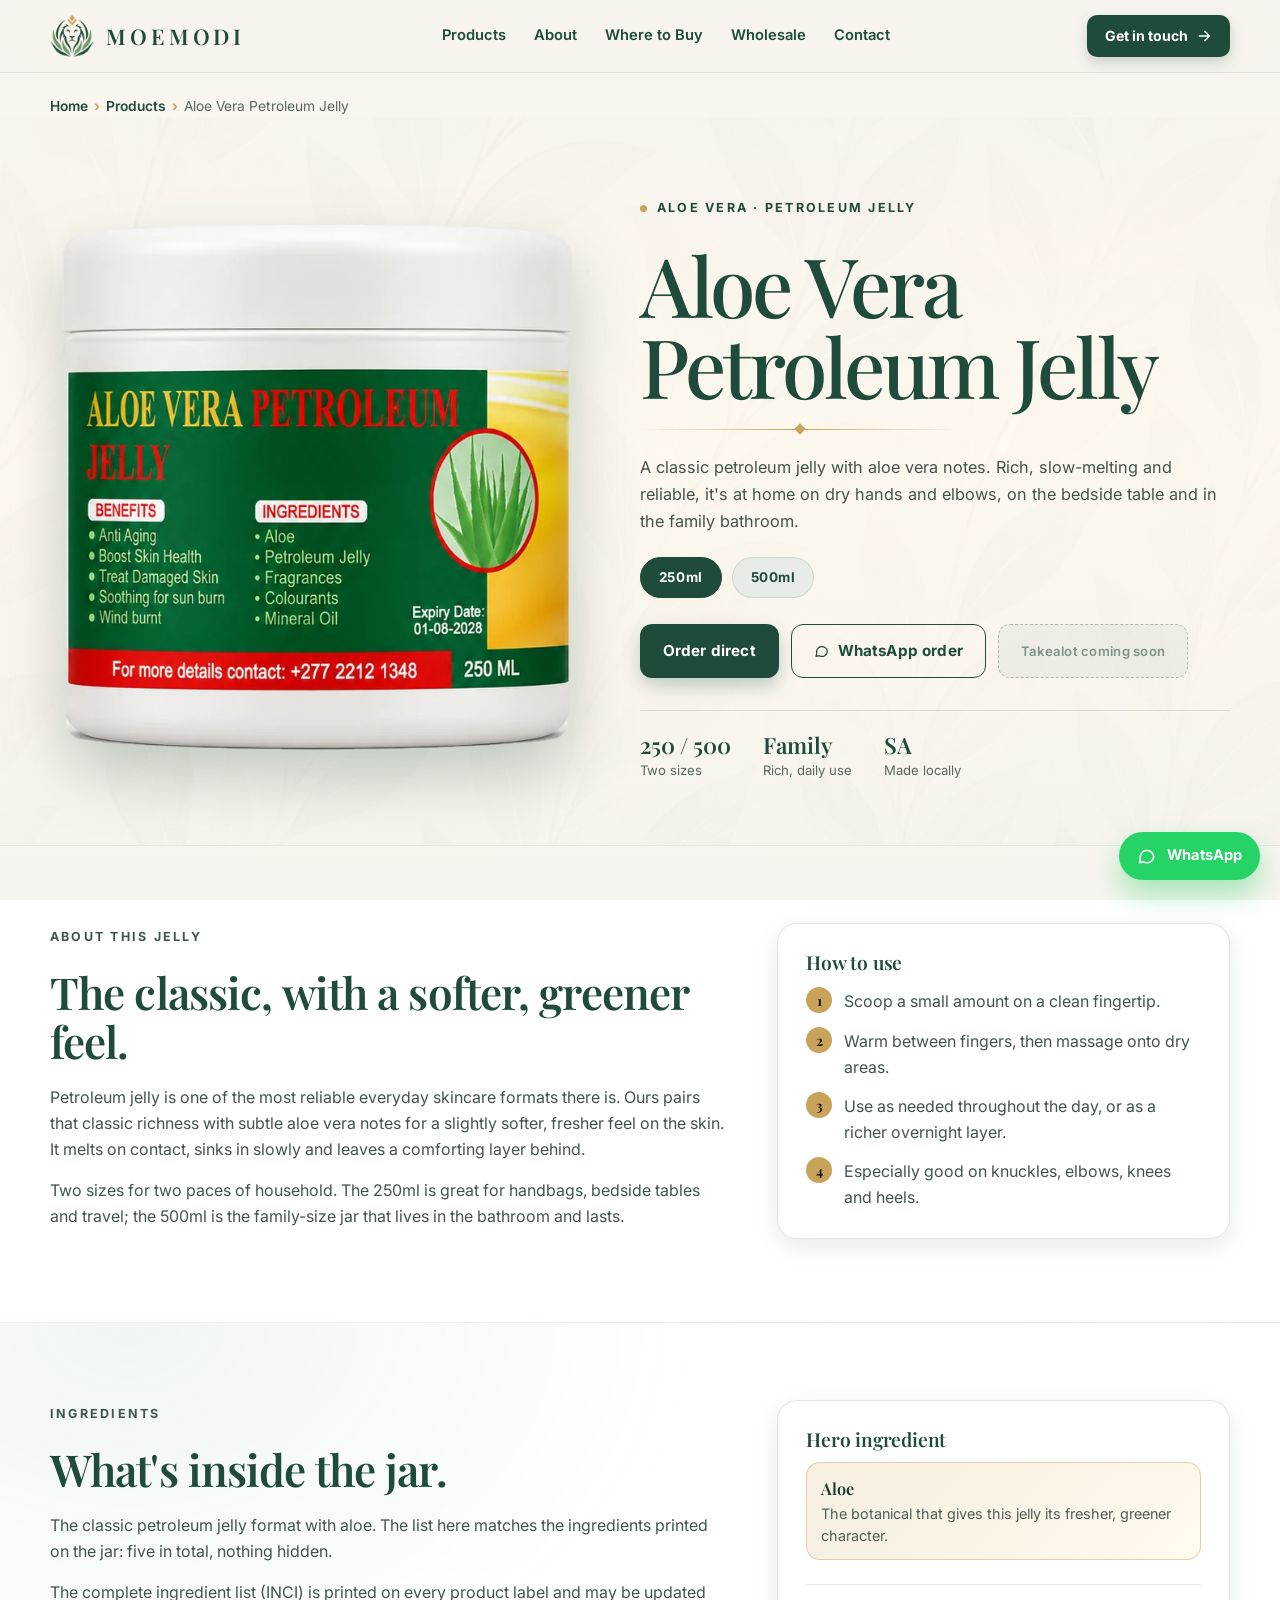
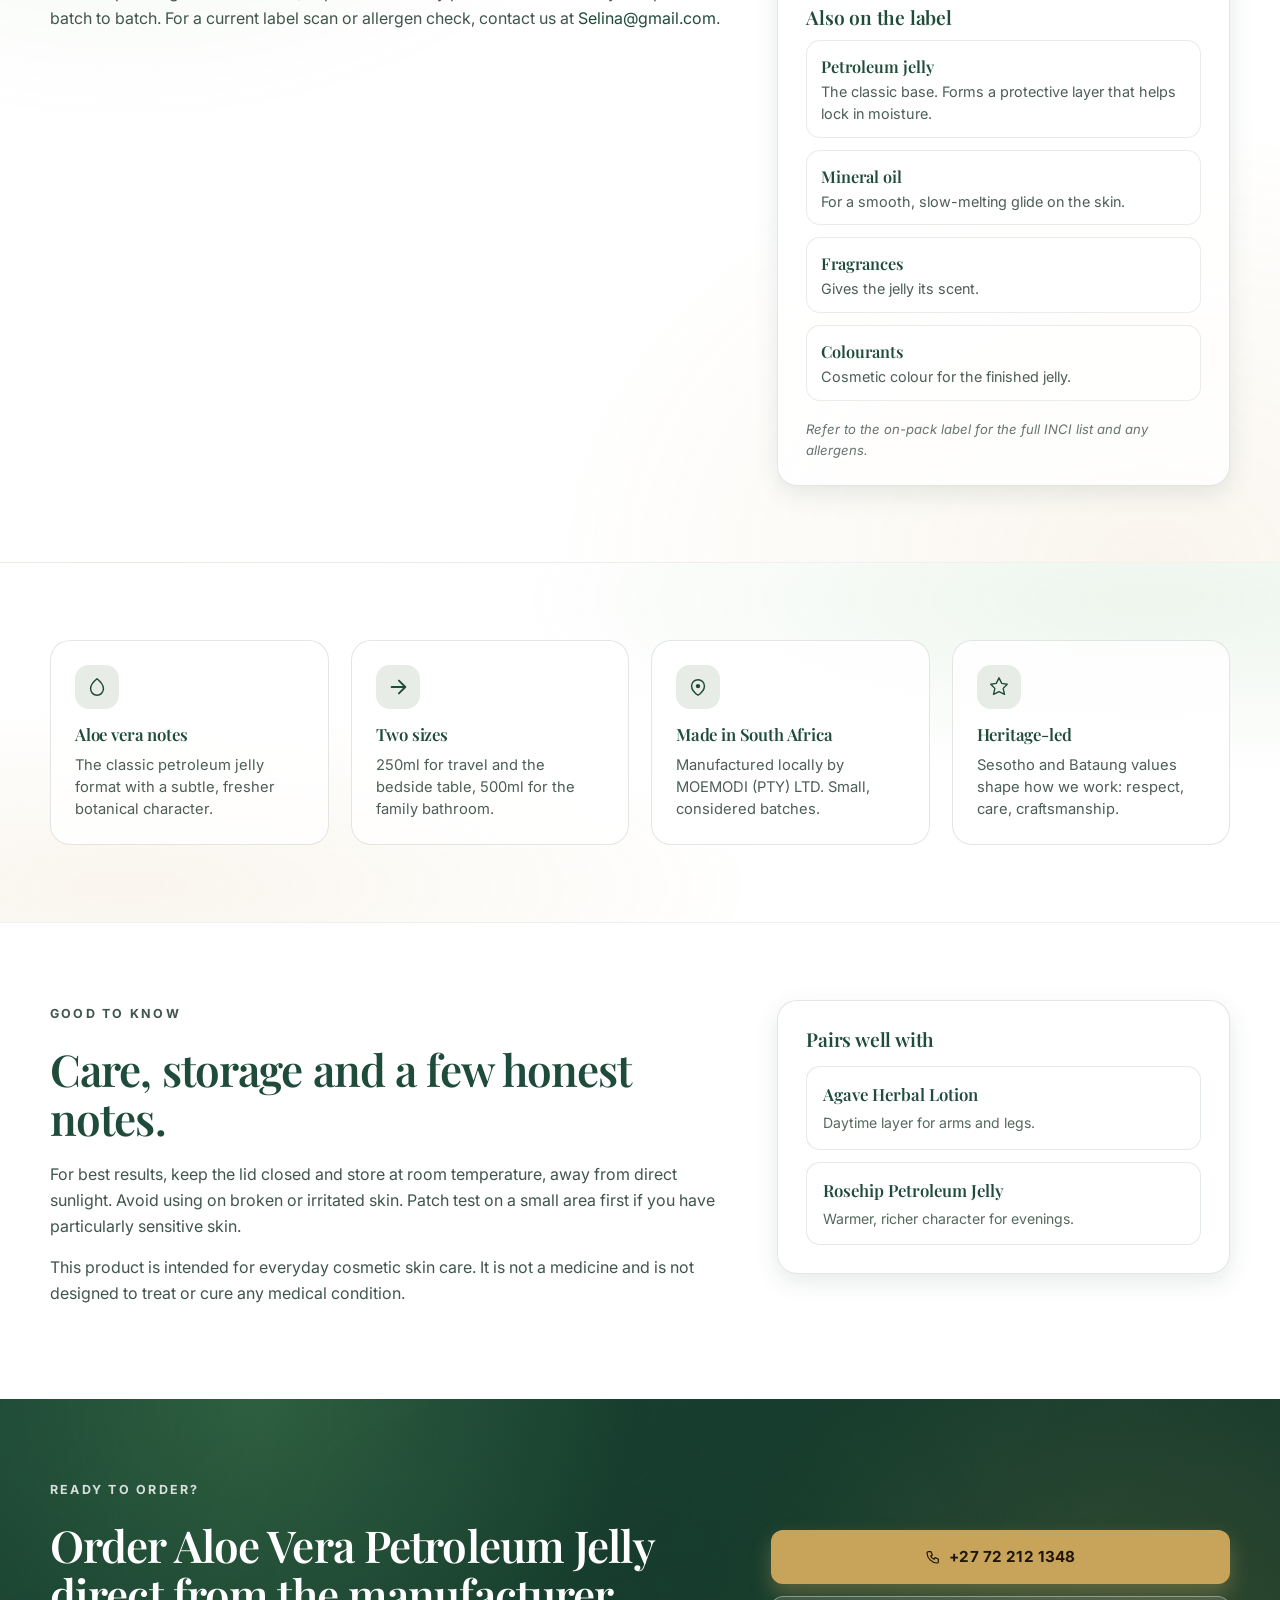
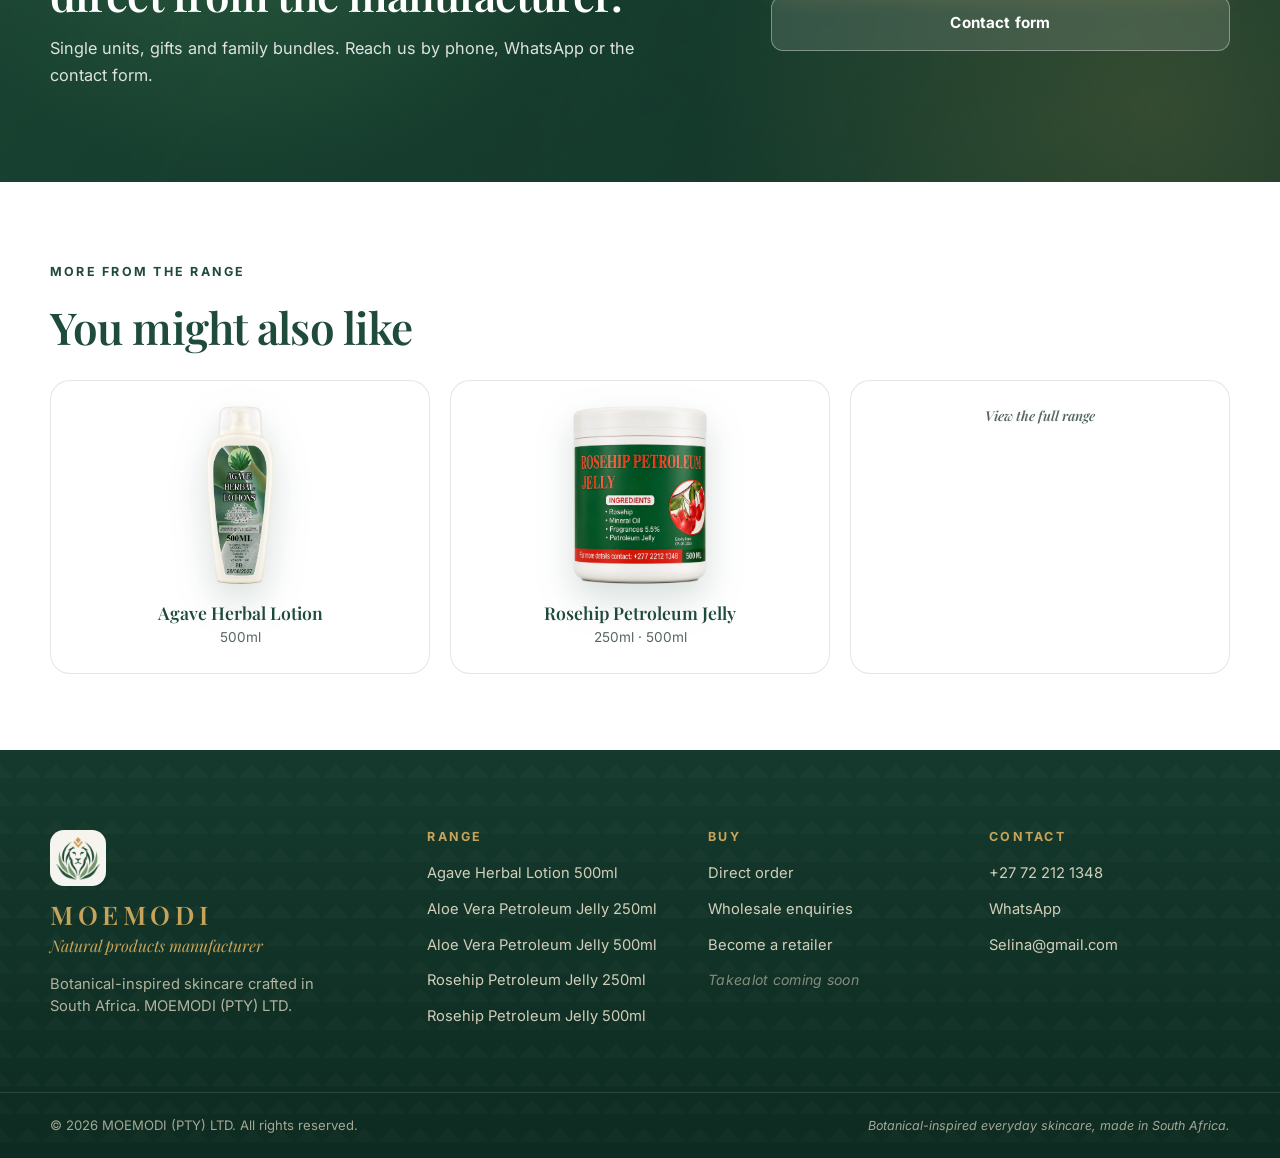
<file: products/aloe-vera-petroleum-jelly.html>
<!doctype html>
<html lang="en">
<head>
  <meta charset="utf-8">
  <meta name="viewport" content="width=device-width, initial-scale=1, viewport-fit=cover">
  <meta name="theme-color" content="#1F4B3A">
  <title>Aloe Vera Petroleum Jelly | MOEMODI</title>
  <meta name="description" content="MOEMODI Aloe Vera Petroleum Jelly in 250ml and 500ml. Botanical-inspired classic petroleum jelly with aloe vera notes. Manufactured in South Africa.">
  <link rel="canonical" href="https://moemodi.co.za/products/aloe-vera-petroleum-jelly.html">

  <meta property="og:type" content="product">
  <meta property="og:title" content="Aloe Vera Petroleum Jelly | MOEMODI">
  <meta property="og:description" content="Botanical-inspired classic petroleum jelly with aloe vera notes. 250ml and 500ml. Manufactured in South Africa.">
  <meta property="og:image" content="https://moemodi.co.za/assets/images/social/og-aloe-vera-petroleum-jelly.jpg">
  <meta property="og:image:width" content="1200">
  <meta property="og:image:height" content="630">
  <meta property="og:image:alt" content="MOEMODI Aloe Vera Petroleum Jelly in 250ml and 500ml jars">
  <meta property="og:url" content="https://moemodi.co.za/products/aloe-vera-petroleum-jelly.html">
  <meta property="og:locale" content="en_ZA">
  <meta property="og:site_name" content="MOEMODI">
  <meta name="twitter:card" content="summary_large_image">
  <meta name="twitter:title" content="Aloe Vera Petroleum Jelly | MOEMODI">
  <meta name="twitter:description" content="Botanical-inspired classic petroleum jelly with aloe vera notes. 250ml and 500ml. Manufactured in South Africa.">
  <meta name="twitter:image" content="https://moemodi.co.za/assets/images/social/og-aloe-vera-petroleum-jelly.jpg">

  <link rel="icon" href="../favicon.ico" sizes="any">
  <link rel="icon" type="image/png" sizes="32x32" href="../favicon-32.png">
  <link rel="icon" type="image/png" sizes="16x16" href="../favicon-16.png">
  <link rel="apple-touch-icon" sizes="180x180" href="../apple-touch-icon.png">
  <link rel="manifest" href="../site.webmanifest">

  <link rel="preconnect" href="https://fonts.googleapis.com">
  <link rel="preconnect" href="https://fonts.gstatic.com" crossorigin>
  <link href="https://fonts.googleapis.com/css2?family=Inter:wght@400;500;600;700;800&family=Playfair+Display:ital,wght@0,500;0,600;0,700;1,500&display=swap" rel="stylesheet">

  <link rel="stylesheet" href="../assets/css/styles.css">

  <script type="application/ld+json">
  {
    "@context": "https://schema.org/",
    "@type": "Product",
    "name": "MOEMODI Aloe Vera Petroleum Jelly",
    "image": ["https://moemodi.co.za/assets/images/products/aloe-vera-500ml.webp", "https://moemodi.co.za/assets/images/social/og-aloe-vera-petroleum-jelly.jpg"],
    "description": "A classic petroleum jelly enriched with aloe vera notes, suitable for everyday use.",
    "brand": { "@type": "Brand", "name": "MOEMODI" },
    "manufacturer": "MOEMODI (PTY) LTD",
    "category": "Petroleum Jelly",
    "hasVariant": [
      { "@type": "Product", "name": "250ml" },
      { "@type": "Product", "name": "500ml" }
    ],
    "offers": {
      "@type": "AggregateOffer",
      "availability": "https://schema.org/InStock",
      "priceCurrency": "ZAR",
      "offerCount": 2,
      "seller": { "@type": "Organization", "name": "MOEMODI (PTY) LTD" }
    }
  }
  </script>
</head>
<body>
  <a class="skip-link" href="#main">Skip to content</a>

  <header class="site-nav" id="top">
    <div class="container nav-inner">
      <a class="brand" href="../index.html" aria-label="MOEMODI home">
        <img src="../assets/images/logos/web/moemodi-icon-112.png" width="48" height="46" alt="" class="brand-mark">
        <span class="brand-word">MOEMODI</span>
      </a>
      <nav class="primary-nav" aria-label="Primary">
        <a href="../index.html#products">Products</a>
        <a href="../index.html#about">About</a>
        <a href="../index.html#where-to-buy">Where to Buy</a>
        <a href="../index.html#wholesale">Wholesale</a>
        <a href="../index.html#contact">Contact</a>
      </nav>
      <a class="nav-cta" href="../index.html#contact">
        <span>Get in touch</span>
        <svg viewBox="0 0 24 24" width="16" height="16" aria-hidden="true"><path d="M5 12h14M13 5l7 7-7 7" fill="none" stroke="currentColor" stroke-width="2" stroke-linecap="round" stroke-linejoin="round"/></svg>
      </a>
      <button class="nav-toggle" aria-label="Toggle navigation" aria-expanded="false" aria-controls="mobile-menu">
        <span></span><span></span><span></span>
      </button>
    </div>
    <div class="mobile-menu" id="mobile-menu" hidden>
      <a href="../index.html#products">Products</a>
      <a href="../index.html#about">About</a>
      <a href="../index.html#where-to-buy">Where to Buy</a>
      <a href="../index.html#wholesale">Wholesale</a>
      <a href="../index.html#contact">Contact</a>
      <a href="tel:+27722121348" class="btn btn-primary mobile-cta">Call +27 72 212 1348</a>
    </div>
  </header>

  <main id="main">

    <nav class="breadcrumb container" aria-label="Breadcrumb">
      <ol>
        <li><a href="../index.html">Home</a></li>
        <li><a href="../index.html#products">Products</a></li>
        <li aria-current="page">Aloe Vera Petroleum Jelly</li>
      </ol>
    </nav>

    <section class="pdp-hero" data-accent="aloe">
      <div class="container pdp-hero-grid">
        <div class="pdp-stage">
          <img class="pdp-hero-img" id="hero-img" fetchpriority="high" src="../assets/images/products/aloe-vera-250ml.webp" width="647" height="667" alt="MOEMODI Aloe Vera Petroleum Jelly 250ml jar" data-img-250="../assets/images/products/aloe-vera-250ml.webp" data-img-500="../assets/images/products/aloe-vera-500ml.webp">
        </div>
        <div class="pdp-copy">
          <p class="eyebrow"><span class="dot"></span> Aloe Vera &middot; Petroleum Jelly</p>
          <h1 class="display pdp-title">Aloe Vera Petroleum Jelly</h1>
          <div class="ornament-line"></div>
          <p class="lead">A classic petroleum jelly with aloe vera notes. Rich, slow-melting and reliable, it's at home on dry hands and elbows, on the bedside table and in the family bathroom.</p>

          <fieldset class="pdp-sizes" aria-label="Choose a size">
            <legend class="visually-hidden">Choose a size</legend>
            <label id="size-250ml" class="size-pill" data-size="250">
              <input type="radio" name="size" value="250ml" checked>
              <span>250ml</span>
            </label>
            <label id="size-500ml" class="size-pill" data-size="500">
              <input type="radio" name="size" value="500ml">
              <span>500ml</span>
            </label>
          </fieldset>

          <div class="pdp-actions">
            <a class="btn btn-primary" href="../index.html#contact">Order direct</a>
            <a class="btn btn-outline" id="wa-link" href="https://wa.me/27722121348?text=Hello%20MOEMODI%2C%20I%27d%20like%20to%20order%20Aloe%20Vera%20Petroleum%20Jelly%20250ml." target="_blank" rel="noopener noreferrer">
              <svg viewBox="0 0 24 24" width="16" height="16" aria-hidden="true"><path d="M20 12a8 8 0 01-12 7l-5 1 1-5a8 8 0 1116-3z" fill="none" stroke="currentColor" stroke-width="1.8" stroke-linejoin="round"/></svg>
              WhatsApp order
            </a>
            <span class="btn btn-disabled" aria-disabled="true" title="Takealot link coming soon">Takealot coming soon</span>
          </div>

          <ul class="pdp-meta">
            <li><strong>250 / 500</strong><span>Two sizes</span></li>
            <li><strong>Family</strong><span>Rich, daily use</span></li>
            <li><strong>SA</strong><span>Made locally</span></li>
          </ul>
        </div>
      </div>
    </section>

    <section class="pdp-section">
      <div class="container pdp-grid">
        <div class="pdp-col">
          <p class="eyebrow">About this jelly</p>
          <h2>The classic, with a softer, greener feel.</h2>
          <p>Petroleum jelly is one of the most reliable everyday skincare formats there is. Ours pairs that classic richness with subtle aloe vera notes for a slightly softer, fresher feel on the skin. It melts on contact, sinks in slowly and leaves a comforting layer behind.</p>
          <p>Two sizes for two paces of household. The 250ml is great for handbags, bedside tables and travel; the 500ml is the family-size jar that lives in the bathroom and lasts.</p>
        </div>
        <aside class="pdp-card">
          <h3>How to use</h3>
          <ol class="pdp-steps">
            <li>Scoop a small amount on a clean fingertip.</li>
            <li>Warm between fingers, then massage onto dry areas.</li>
            <li>Use as needed throughout the day, or as a richer overnight layer.</li>
            <li>Especially good on knuckles, elbows, knees and heels.</li>
          </ol>
        </aside>
      </div>
    </section>

    <section class="pdp-section pdp-ingredients">
      <div class="container pdp-grid">
        <div class="pdp-col">
          <p class="eyebrow">Ingredients</p>
          <h2>What's inside the jar.</h2>
          <p>The classic petroleum jelly format with aloe. The list here matches the ingredients printed on the jar: five in total, nothing hidden.</p>
          <p class="muted small">The complete ingredient list (INCI) is printed on every product label and may be updated batch to batch. For a current label scan or allergen check, contact us at <a href="mailto:Selina@gmail.com">Selina@gmail.com</a>.</p>
        </div>
        <aside class="pdp-card pdp-ingredient-card">
          <h3>Hero ingredient</h3>
          <ul class="pdp-ingredient-list">
            <li class="hero-ingredient">
              <strong>Aloe</strong>
              <span>The botanical that gives this jelly its fresher, greener character.</span>
            </li>
          </ul>
          <h3 class="pdp-ingredient-sub">Also on the label</h3>
          <ul class="pdp-ingredient-list">
            <li><strong>Petroleum jelly</strong><span>The classic base. Forms a protective layer that helps lock in moisture.</span></li>
            <li><strong>Mineral oil</strong><span>For a smooth, slow-melting glide on the skin.</span></li>
            <li><strong>Fragrances</strong><span>Gives the jelly its scent.</span></li>
            <li><strong>Colourants</strong><span>Cosmetic colour for the finished jelly.</span></li>
          </ul>
          <p class="pdp-ingredient-note">Refer to the on-pack label for the full INCI list and any allergens.</p>
        </aside>
      </div>
    </section>

    <section class="pdp-section pdp-feature">
      <div class="container pdp-feature-grid">
        <div class="pdp-feature-card">
          <span class="pdp-icon" aria-hidden="true">
            <svg viewBox="0 0 24 24"><path d="M12 3c5 4 7 8 7 11a7 7 0 11-14 0c0-3 2-7 7-11z" fill="none" stroke="currentColor" stroke-width="1.6" stroke-linejoin="round"/></svg>
          </span>
          <h3>Aloe vera notes</h3>
          <p>The classic petroleum jelly format with a subtle, fresher botanical character.</p>
        </div>
        <div class="pdp-feature-card">
          <span class="pdp-icon" aria-hidden="true">
            <svg viewBox="0 0 24 24"><path d="M5 12h14M13 5l7 7-7 7" fill="none" stroke="currentColor" stroke-width="2" stroke-linecap="round" stroke-linejoin="round"/></svg>
          </span>
          <h3>Two sizes</h3>
          <p>250ml for travel and the bedside table, 500ml for the family bathroom.</p>
        </div>
        <div class="pdp-feature-card">
          <span class="pdp-icon" aria-hidden="true">
            <svg viewBox="0 0 24 24"><path d="M12 21s-7-4.5-7-10a7 7 0 0114 0c0 5.5-7 10-7 10z" fill="none" stroke="currentColor" stroke-width="1.6" stroke-linejoin="round"/><circle cx="12" cy="11" r="2.4" fill="currentColor"/></svg>
          </span>
          <h3>Made in South Africa</h3>
          <p>Manufactured locally by MOEMODI (PTY) LTD. Small, considered batches.</p>
        </div>
        <div class="pdp-feature-card">
          <span class="pdp-icon" aria-hidden="true">
            <svg viewBox="0 0 24 24"><path d="M12 2l3 6 6 1-4.5 4.5L18 20l-6-3-6 3 1.5-6.5L3 9l6-1z" fill="none" stroke="currentColor" stroke-width="1.5" stroke-linejoin="round"/></svg>
          </span>
          <h3>Heritage-led</h3>
          <p>Sesotho and Bataung values shape how we work: respect, care, craftsmanship.</p>
        </div>
      </div>
    </section>

    <section class="pdp-section">
      <div class="container pdp-grid">
        <div class="pdp-col">
          <p class="eyebrow">Good to know</p>
          <h2>Care, storage and a few honest notes.</h2>
          <p>For best results, keep the lid closed and store at room temperature, away from direct sunlight. Avoid using on broken or irritated skin. Patch test on a small area first if you have particularly sensitive skin.</p>
          <p>This product is intended for everyday cosmetic skin care. It is not a medicine and is not designed to treat or cure any medical condition.</p>
        </div>
        <aside class="pdp-card">
          <h3>Pairs well with</h3>
          <ul class="pdp-pair">
            <li>
              <a href="agave-herbal-lotion.html">
                <strong>Agave Herbal Lotion</strong>
                <span>Daytime layer for arms and legs.</span>
              </a>
            </li>
            <li>
              <a href="rosehip-petroleum-jelly.html">
                <strong>Rosehip Petroleum Jelly</strong>
                <span>Warmer, richer character for evenings.</span>
              </a>
            </li>
          </ul>
        </aside>
      </div>
    </section>

    <section class="pdp-cta">
      <div class="container pdp-cta-inner">
        <div>
          <p class="eyebrow eyebrow-light">Ready to order?</p>
          <h2>Order Aloe Vera Petroleum Jelly direct from the manufacturer.</h2>
          <p class="lead lead-light">Single units, gifts and family bundles. Reach us by phone, WhatsApp or the contact form.</p>
        </div>
        <div class="pdp-cta-actions">
          <a class="btn btn-gold" href="tel:+27722121348">
            <svg viewBox="0 0 24 24" width="16" height="16" aria-hidden="true"><path d="M5 4h4l2 5-2.5 1.5a11 11 0 005 5L15 13l5 2v4a2 2 0 01-2 2A16 16 0 013 6a2 2 0 012-2z" fill="none" stroke="currentColor" stroke-width="1.8" stroke-linejoin="round"/></svg>
            +27 72 212 1348
          </a>
          <a class="btn btn-light" href="../index.html#contact">Contact form</a>
        </div>
      </div>
    </section>

    <section class="pdp-related">
      <div class="container">
        <p class="eyebrow">More from the range</p>
        <h2>You might also like</h2>
        <div class="pdp-related-grid">
          <a class="pdp-related-card" href="agave-herbal-lotion.html">
            <img src="../assets/images/products/agave-500ml.webp" width="427" height="1100" alt="Agave Herbal Lotion 500ml" loading="lazy">
            <div>
              <strong>Agave Herbal Lotion</strong>
              <span>500ml</span>
            </div>
          </a>
          <a class="pdp-related-card" href="rosehip-petroleum-jelly.html">
            <img src="../assets/images/products/rosehip-500ml.webp" width="781" height="1027" alt="Rosehip Petroleum Jelly 500ml" loading="lazy">
            <div>
              <strong>Rosehip Petroleum Jelly</strong>
              <span>250ml &middot; 500ml</span>
            </div>
          </a>
          <a class="pdp-related-card" href="../index.html#products">
            <span class="pdp-related-all">View the full range</span>
          </a>
        </div>
      </div>
    </section>

  </main>

  <footer class="site-footer">
    <div class="container footer-grid">
      <div class="footer-brand">
        <img src="../assets/images/logos/web/moemodi-icon-112.png" width="56" height="54" alt="" class="footer-mark">
        <h2 class="footer-word">MOEMODI</h2>
        <p class="footer-tag"><em>Natural products manufacturer</em></p>
        <p class="footer-desc">Botanical-inspired skincare crafted in South Africa. MOEMODI (PTY) LTD.</p>
      </div>
      <div class="footer-col">
        <h3>Range</h3>
        <ul>
          <li><a href="agave-herbal-lotion.html">Agave Herbal Lotion 500ml</a></li>
          <li><a href="aloe-vera-petroleum-jelly.html#size-250ml">Aloe Vera Petroleum Jelly 250ml</a></li>
          <li><a href="aloe-vera-petroleum-jelly.html#size-500ml">Aloe Vera Petroleum Jelly 500ml</a></li>
          <li><a href="rosehip-petroleum-jelly.html#size-250ml">Rosehip Petroleum Jelly 250ml</a></li>
          <li><a href="rosehip-petroleum-jelly.html#size-500ml">Rosehip Petroleum Jelly 500ml</a></li>
        </ul>
      </div>
      <div class="footer-col">
        <h3>Buy</h3>
        <ul>
          <li><a href="../index.html#contact">Direct order</a></li>
          <li><a href="../index.html#wholesale">Wholesale enquiries</a></li>
          <li><a href="../index.html#wholesale">Become a retailer</a></li>
          <li><span class="footer-soft">Takealot coming soon</span></li>
        </ul>
      </div>
      <div class="footer-col">
        <h3>Contact</h3>
        <ul>
          <li><a href="tel:+27722121348">+27 72 212 1348</a></li>
          <li><a href="https://wa.me/27722121348" target="_blank" rel="noopener noreferrer">WhatsApp</a></li>
          <li><a href="mailto:Selina@gmail.com">Selina@gmail.com</a></li>
        </ul>
      </div>
    </div>
    <div class="footer-bottom">
      <div class="container footer-bottom-inner">
        <span>&copy; <span id="year">2026</span> MOEMODI (PTY) LTD. All rights reserved.</span>
        <span class="footer-fineprint">Botanical-inspired everyday skincare, made in South Africa.</span>
      </div>
    </div>
  </footer>

  <a class="float-wa" href="https://wa.me/27722121348?text=Hello%20MOEMODI%2C%20I%27d%20like%20to%20place%20an%20order." target="_blank" rel="noopener noreferrer" aria-label="Chat to MOEMODI on WhatsApp">
    <svg viewBox="0 0 24 24" aria-hidden="true"><path d="M20 12a8 8 0 01-12 7l-5 1 1-5a8 8 0 1116-3z" fill="none" stroke="currentColor" stroke-width="1.9" stroke-linejoin="round"/></svg>
    <span>WhatsApp</span>
  </a>

  <script src="../assets/js/main.js" defer></script>
  <script src="../assets/js/pdp.js" defer></script>
</body>
</html>
</file>
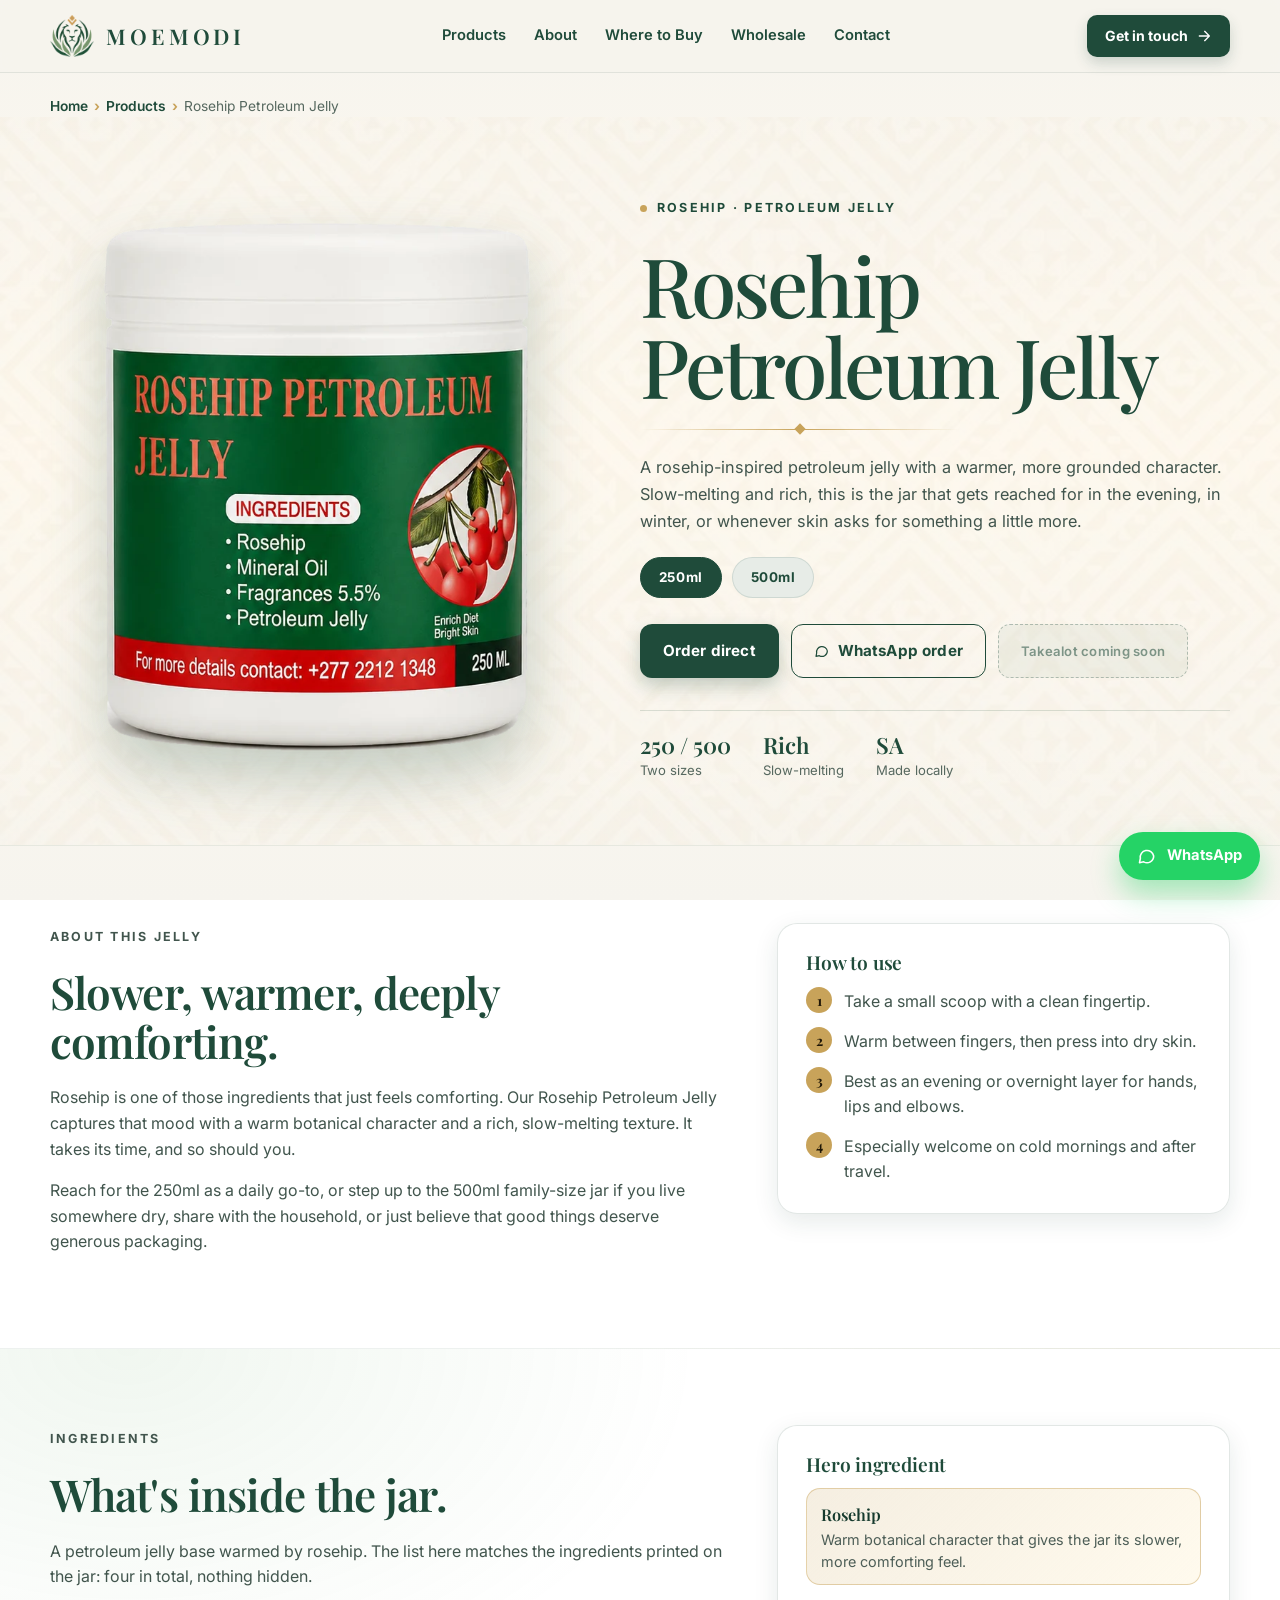
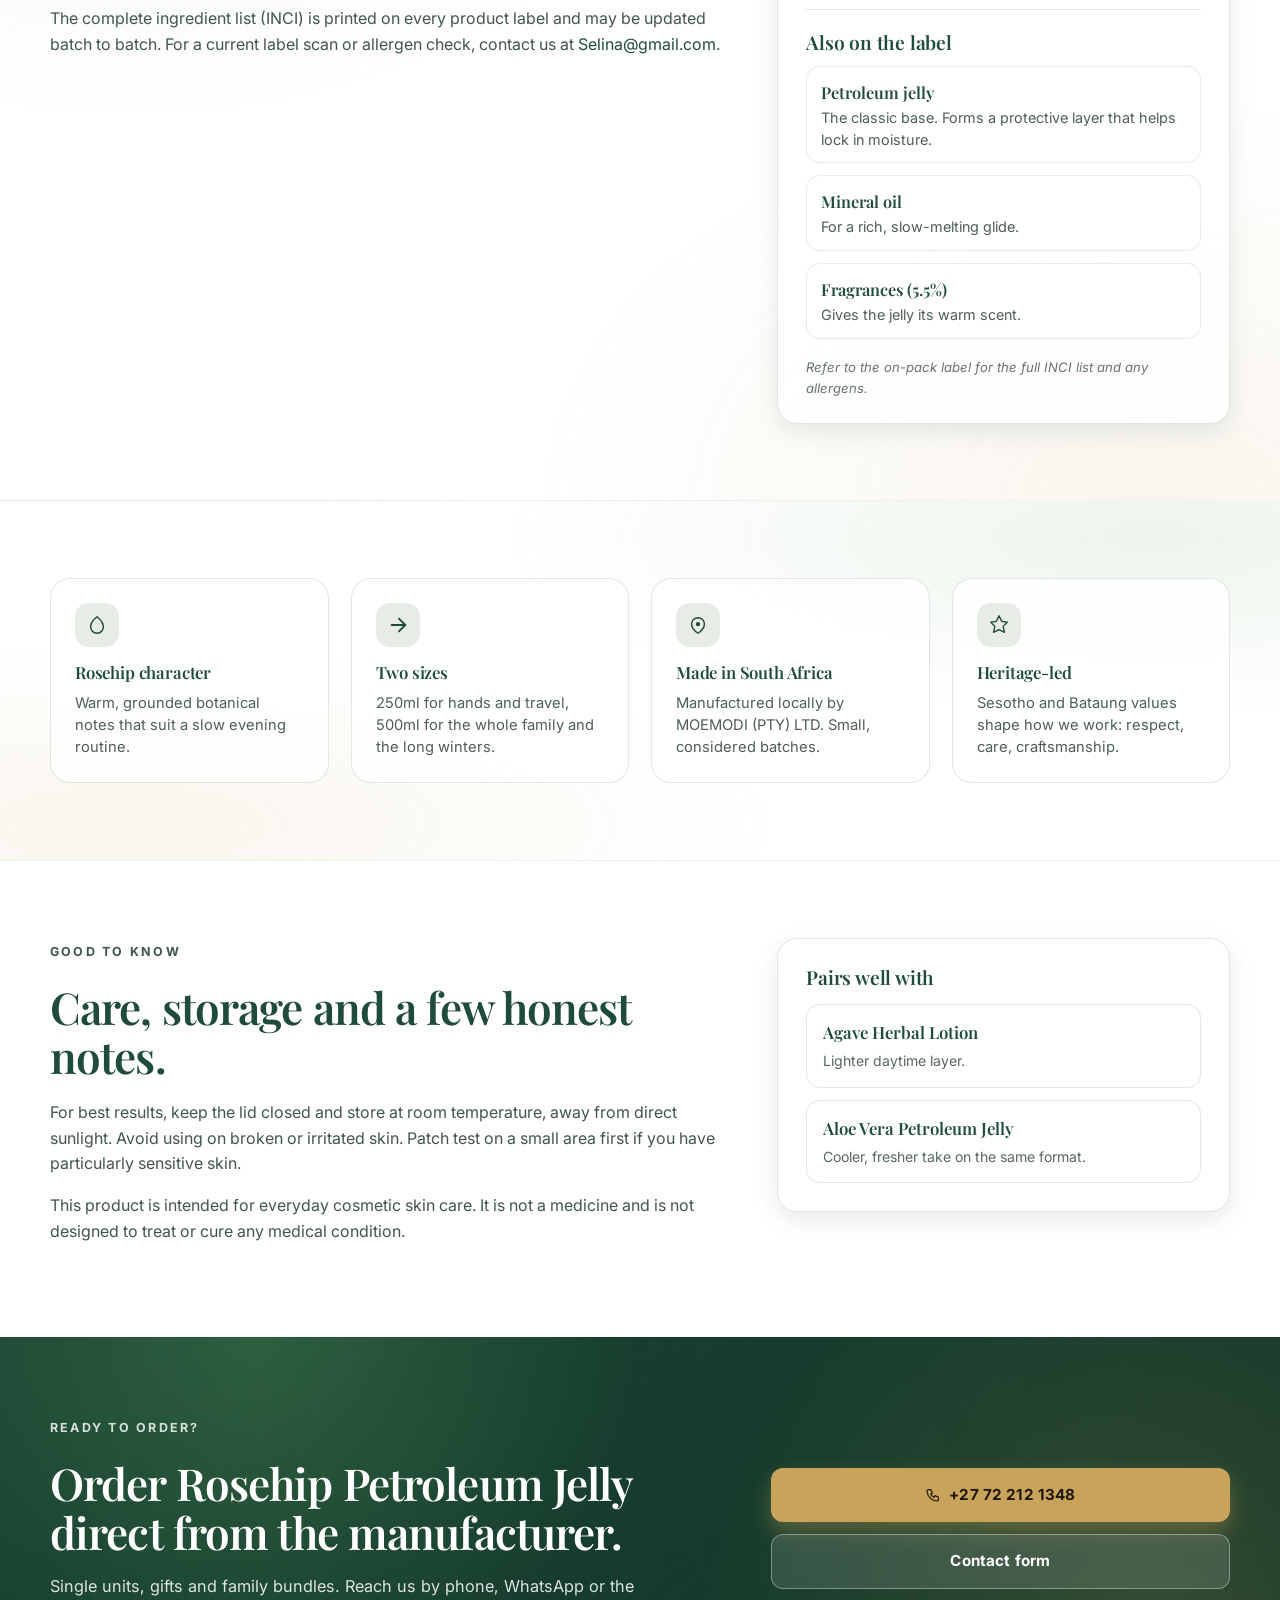
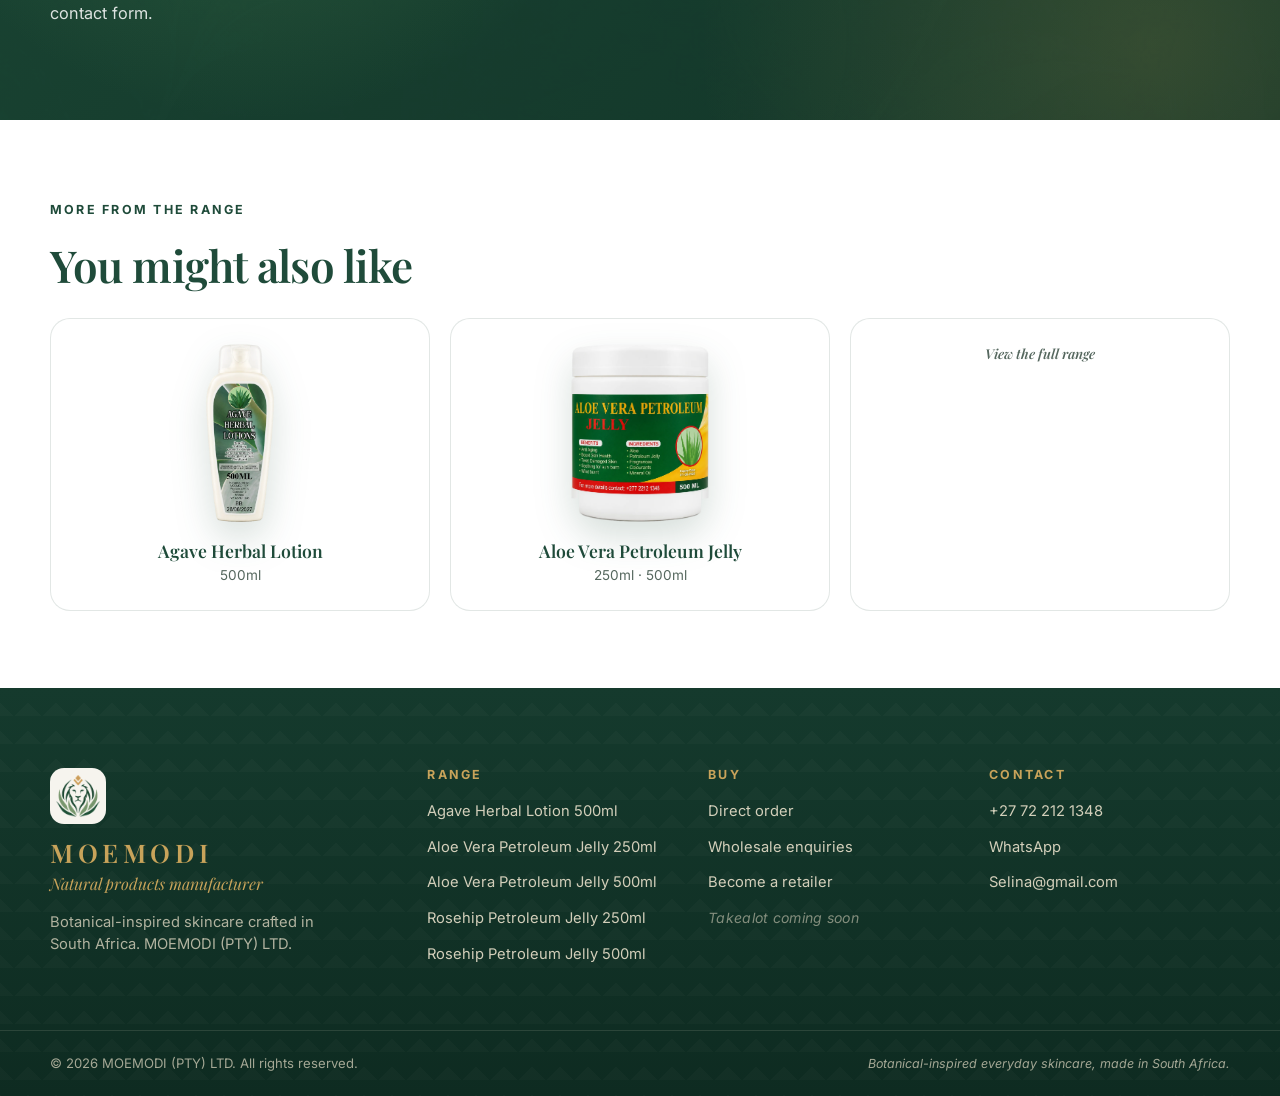
<file: products/rosehip-petroleum-jelly.html>
<!doctype html>
<html lang="en">
<head>
  <meta charset="utf-8">
  <meta name="viewport" content="width=device-width, initial-scale=1, viewport-fit=cover">
  <meta name="theme-color" content="#1F4B3A">
  <title>Rosehip Petroleum Jelly | MOEMODI</title>
  <meta name="description" content="MOEMODI Rosehip Petroleum Jelly in 250ml and 500ml. Botanical-inspired petroleum jelly with warm, slow-melting rosehip character. Manufactured in South Africa.">
  <link rel="canonical" href="https://moemodi.co.za/products/rosehip-petroleum-jelly.html">

  <meta property="og:type" content="product">
  <meta property="og:title" content="Rosehip Petroleum Jelly | MOEMODI">
  <meta property="og:description" content="Petroleum jelly with warm, slow-melting rosehip character. 250ml and 500ml. Manufactured in South Africa.">
  <meta property="og:image" content="https://moemodi.co.za/assets/images/social/og-rosehip-petroleum-jelly.jpg">
  <meta property="og:image:width" content="1200">
  <meta property="og:image:height" content="630">
  <meta property="og:image:alt" content="MOEMODI Rosehip Petroleum Jelly in 250ml and 500ml jars">
  <meta property="og:url" content="https://moemodi.co.za/products/rosehip-petroleum-jelly.html">
  <meta property="og:locale" content="en_ZA">
  <meta property="og:site_name" content="MOEMODI">
  <meta name="twitter:card" content="summary_large_image">
  <meta name="twitter:title" content="Rosehip Petroleum Jelly | MOEMODI">
  <meta name="twitter:description" content="Petroleum jelly with warm, slow-melting rosehip character. 250ml and 500ml. Manufactured in South Africa.">
  <meta name="twitter:image" content="https://moemodi.co.za/assets/images/social/og-rosehip-petroleum-jelly.jpg">

  <link rel="icon" href="../favicon.ico" sizes="any">
  <link rel="icon" type="image/png" sizes="32x32" href="../favicon-32.png">
  <link rel="icon" type="image/png" sizes="16x16" href="../favicon-16.png">
  <link rel="apple-touch-icon" sizes="180x180" href="../apple-touch-icon.png">
  <link rel="manifest" href="../site.webmanifest">

  <link rel="preconnect" href="https://fonts.googleapis.com">
  <link rel="preconnect" href="https://fonts.gstatic.com" crossorigin>
  <link href="https://fonts.googleapis.com/css2?family=Inter:wght@400;500;600;700;800&family=Playfair+Display:ital,wght@0,500;0,600;0,700;1,500&display=swap" rel="stylesheet">

  <link rel="stylesheet" href="../assets/css/styles.css">

  <script type="application/ld+json">
  {
    "@context": "https://schema.org/",
    "@type": "Product",
    "name": "MOEMODI Rosehip Petroleum Jelly",
    "image": ["https://moemodi.co.za/assets/images/products/rosehip-500ml.webp", "https://moemodi.co.za/assets/images/social/og-rosehip-petroleum-jelly.jpg"],
    "description": "Petroleum jelly with warm, slow-melting rosehip character. Suitable for everyday use.",
    "brand": { "@type": "Brand", "name": "MOEMODI" },
    "manufacturer": "MOEMODI (PTY) LTD",
    "category": "Petroleum Jelly",
    "hasVariant": [
      { "@type": "Product", "name": "250ml" },
      { "@type": "Product", "name": "500ml" }
    ],
    "offers": {
      "@type": "AggregateOffer",
      "availability": "https://schema.org/InStock",
      "priceCurrency": "ZAR",
      "offerCount": 2,
      "seller": { "@type": "Organization", "name": "MOEMODI (PTY) LTD" }
    }
  }
  </script>
</head>
<body>
  <a class="skip-link" href="#main">Skip to content</a>

  <header class="site-nav" id="top">
    <div class="container nav-inner">
      <a class="brand" href="../index.html" aria-label="MOEMODI home">
        <img src="../assets/images/logos/web/moemodi-icon-112.png" width="48" height="46" alt="" class="brand-mark">
        <span class="brand-word">MOEMODI</span>
      </a>
      <nav class="primary-nav" aria-label="Primary">
        <a href="../index.html#products">Products</a>
        <a href="../index.html#about">About</a>
        <a href="../index.html#where-to-buy">Where to Buy</a>
        <a href="../index.html#wholesale">Wholesale</a>
        <a href="../index.html#contact">Contact</a>
      </nav>
      <a class="nav-cta" href="../index.html#contact">
        <span>Get in touch</span>
        <svg viewBox="0 0 24 24" width="16" height="16" aria-hidden="true"><path d="M5 12h14M13 5l7 7-7 7" fill="none" stroke="currentColor" stroke-width="2" stroke-linecap="round" stroke-linejoin="round"/></svg>
      </a>
      <button class="nav-toggle" aria-label="Toggle navigation" aria-expanded="false" aria-controls="mobile-menu">
        <span></span><span></span><span></span>
      </button>
    </div>
    <div class="mobile-menu" id="mobile-menu" hidden>
      <a href="../index.html#products">Products</a>
      <a href="../index.html#about">About</a>
      <a href="../index.html#where-to-buy">Where to Buy</a>
      <a href="../index.html#wholesale">Wholesale</a>
      <a href="../index.html#contact">Contact</a>
      <a href="tel:+27722121348" class="btn btn-primary mobile-cta">Call +27 72 212 1348</a>
    </div>
  </header>

  <main id="main">

    <nav class="breadcrumb container" aria-label="Breadcrumb">
      <ol>
        <li><a href="../index.html">Home</a></li>
        <li><a href="../index.html#products">Products</a></li>
        <li aria-current="page">Rosehip Petroleum Jelly</li>
      </ol>
    </nav>

    <section class="pdp-hero" data-accent="rose">
      <div class="container pdp-hero-grid">
        <div class="pdp-stage">
          <img class="pdp-hero-img" id="hero-img" fetchpriority="high" src="../assets/images/products/rosehip-250ml.webp" width="614" height="756" alt="MOEMODI Rosehip Petroleum Jelly 250ml jar" data-img-250="../assets/images/products/rosehip-250ml.webp" data-img-500="../assets/images/products/rosehip-500ml.webp">
        </div>
        <div class="pdp-copy">
          <p class="eyebrow"><span class="dot"></span> Rosehip &middot; Petroleum Jelly</p>
          <h1 class="display pdp-title">Rosehip Petroleum Jelly</h1>
          <div class="ornament-line"></div>
          <p class="lead">A rosehip-inspired petroleum jelly with a warmer, more grounded character. Slow-melting and rich, this is the jar that gets reached for in the evening, in winter, or whenever skin asks for something a little more.</p>

          <fieldset class="pdp-sizes" aria-label="Choose a size">
            <legend class="visually-hidden">Choose a size</legend>
            <label id="size-250ml" class="size-pill" data-size="250">
              <input type="radio" name="size" value="250ml" checked>
              <span>250ml</span>
            </label>
            <label id="size-500ml" class="size-pill" data-size="500">
              <input type="radio" name="size" value="500ml">
              <span>500ml</span>
            </label>
          </fieldset>

          <div class="pdp-actions">
            <a class="btn btn-primary" href="../index.html#contact">Order direct</a>
            <a class="btn btn-outline" id="wa-link" href="https://wa.me/27722121348?text=Hello%20MOEMODI%2C%20I%27d%20like%20to%20order%20Rosehip%20Petroleum%20Jelly%20250ml." target="_blank" rel="noopener noreferrer">
              <svg viewBox="0 0 24 24" width="16" height="16" aria-hidden="true"><path d="M20 12a8 8 0 01-12 7l-5 1 1-5a8 8 0 1116-3z" fill="none" stroke="currentColor" stroke-width="1.8" stroke-linejoin="round"/></svg>
              WhatsApp order
            </a>
            <span class="btn btn-disabled" aria-disabled="true" title="Takealot link coming soon">Takealot coming soon</span>
          </div>

          <ul class="pdp-meta">
            <li><strong>250 / 500</strong><span>Two sizes</span></li>
            <li><strong>Rich</strong><span>Slow-melting</span></li>
            <li><strong>SA</strong><span>Made locally</span></li>
          </ul>
        </div>
      </div>
    </section>

    <section class="pdp-section">
      <div class="container pdp-grid">
        <div class="pdp-col">
          <p class="eyebrow">About this jelly</p>
          <h2>Slower, warmer, deeply comforting.</h2>
          <p>Rosehip is one of those ingredients that just feels comforting. Our Rosehip Petroleum Jelly captures that mood with a warm botanical character and a rich, slow-melting texture. It takes its time, and so should you.</p>
          <p>Reach for the 250ml as a daily go-to, or step up to the 500ml family-size jar if you live somewhere dry, share with the household, or just believe that good things deserve generous packaging.</p>
        </div>
        <aside class="pdp-card">
          <h3>How to use</h3>
          <ol class="pdp-steps">
            <li>Take a small scoop with a clean fingertip.</li>
            <li>Warm between fingers, then press into dry skin.</li>
            <li>Best as an evening or overnight layer for hands, lips and elbows.</li>
            <li>Especially welcome on cold mornings and after travel.</li>
          </ol>
        </aside>
      </div>
    </section>

    <section class="pdp-section pdp-ingredients">
      <div class="container pdp-grid">
        <div class="pdp-col">
          <p class="eyebrow">Ingredients</p>
          <h2>What's inside the jar.</h2>
          <p>A petroleum jelly base warmed by rosehip. The list here matches the ingredients printed on the jar: four in total, nothing hidden.</p>
          <p class="muted small">The complete ingredient list (INCI) is printed on every product label and may be updated batch to batch. For a current label scan or allergen check, contact us at <a href="mailto:Selina@gmail.com">Selina@gmail.com</a>.</p>
        </div>
        <aside class="pdp-card pdp-ingredient-card">
          <h3>Hero ingredient</h3>
          <ul class="pdp-ingredient-list">
            <li class="hero-ingredient">
              <strong>Rosehip</strong>
              <span>Warm botanical character that gives the jar its slower, more comforting feel.</span>
            </li>
          </ul>
          <h3 class="pdp-ingredient-sub">Also on the label</h3>
          <ul class="pdp-ingredient-list">
            <li><strong>Petroleum jelly</strong><span>The classic base. Forms a protective layer that helps lock in moisture.</span></li>
            <li><strong>Mineral oil</strong><span>For a rich, slow-melting glide.</span></li>
            <li><strong>Fragrances (5.5%)</strong><span>Gives the jelly its warm scent.</span></li>
          </ul>
          <p class="pdp-ingredient-note">Refer to the on-pack label for the full INCI list and any allergens.</p>
        </aside>
      </div>
    </section>

    <section class="pdp-section pdp-feature">
      <div class="container pdp-feature-grid">
        <div class="pdp-feature-card">
          <span class="pdp-icon" aria-hidden="true">
            <svg viewBox="0 0 24 24"><path d="M12 3c5 4 7 8 7 11a7 7 0 11-14 0c0-3 2-7 7-11z" fill="none" stroke="currentColor" stroke-width="1.6" stroke-linejoin="round"/></svg>
          </span>
          <h3>Rosehip character</h3>
          <p>Warm, grounded botanical notes that suit a slow evening routine.</p>
        </div>
        <div class="pdp-feature-card">
          <span class="pdp-icon" aria-hidden="true">
            <svg viewBox="0 0 24 24"><path d="M5 12h14M13 5l7 7-7 7" fill="none" stroke="currentColor" stroke-width="2" stroke-linecap="round" stroke-linejoin="round"/></svg>
          </span>
          <h3>Two sizes</h3>
          <p>250ml for hands and travel, 500ml for the whole family and the long winters.</p>
        </div>
        <div class="pdp-feature-card">
          <span class="pdp-icon" aria-hidden="true">
            <svg viewBox="0 0 24 24"><path d="M12 21s-7-4.5-7-10a7 7 0 0114 0c0 5.5-7 10-7 10z" fill="none" stroke="currentColor" stroke-width="1.6" stroke-linejoin="round"/><circle cx="12" cy="11" r="2.4" fill="currentColor"/></svg>
          </span>
          <h3>Made in South Africa</h3>
          <p>Manufactured locally by MOEMODI (PTY) LTD. Small, considered batches.</p>
        </div>
        <div class="pdp-feature-card">
          <span class="pdp-icon" aria-hidden="true">
            <svg viewBox="0 0 24 24"><path d="M12 2l3 6 6 1-4.5 4.5L18 20l-6-3-6 3 1.5-6.5L3 9l6-1z" fill="none" stroke="currentColor" stroke-width="1.5" stroke-linejoin="round"/></svg>
          </span>
          <h3>Heritage-led</h3>
          <p>Sesotho and Bataung values shape how we work: respect, care, craftsmanship.</p>
        </div>
      </div>
    </section>

    <section class="pdp-section">
      <div class="container pdp-grid">
        <div class="pdp-col">
          <p class="eyebrow">Good to know</p>
          <h2>Care, storage and a few honest notes.</h2>
          <p>For best results, keep the lid closed and store at room temperature, away from direct sunlight. Avoid using on broken or irritated skin. Patch test on a small area first if you have particularly sensitive skin.</p>
          <p>This product is intended for everyday cosmetic skin care. It is not a medicine and is not designed to treat or cure any medical condition.</p>
        </div>
        <aside class="pdp-card">
          <h3>Pairs well with</h3>
          <ul class="pdp-pair">
            <li>
              <a href="agave-herbal-lotion.html">
                <strong>Agave Herbal Lotion</strong>
                <span>Lighter daytime layer.</span>
              </a>
            </li>
            <li>
              <a href="aloe-vera-petroleum-jelly.html">
                <strong>Aloe Vera Petroleum Jelly</strong>
                <span>Cooler, fresher take on the same format.</span>
              </a>
            </li>
          </ul>
        </aside>
      </div>
    </section>

    <section class="pdp-cta">
      <div class="container pdp-cta-inner">
        <div>
          <p class="eyebrow eyebrow-light">Ready to order?</p>
          <h2>Order Rosehip Petroleum Jelly direct from the manufacturer.</h2>
          <p class="lead lead-light">Single units, gifts and family bundles. Reach us by phone, WhatsApp or the contact form.</p>
        </div>
        <div class="pdp-cta-actions">
          <a class="btn btn-gold" href="tel:+27722121348">
            <svg viewBox="0 0 24 24" width="16" height="16" aria-hidden="true"><path d="M5 4h4l2 5-2.5 1.5a11 11 0 005 5L15 13l5 2v4a2 2 0 01-2 2A16 16 0 013 6a2 2 0 012-2z" fill="none" stroke="currentColor" stroke-width="1.8" stroke-linejoin="round"/></svg>
            +27 72 212 1348
          </a>
          <a class="btn btn-light" href="../index.html#contact">Contact form</a>
        </div>
      </div>
    </section>

    <section class="pdp-related">
      <div class="container">
        <p class="eyebrow">More from the range</p>
        <h2>You might also like</h2>
        <div class="pdp-related-grid">
          <a class="pdp-related-card" href="agave-herbal-lotion.html">
            <img src="../assets/images/products/agave-500ml.webp" width="427" height="1100" alt="Agave Herbal Lotion 500ml" loading="lazy">
            <div>
              <strong>Agave Herbal Lotion</strong>
              <span>500ml</span>
            </div>
          </a>
          <a class="pdp-related-card" href="aloe-vera-petroleum-jelly.html">
            <img src="../assets/images/products/aloe-vera-500ml.webp" width="757" height="973" alt="Aloe Vera Petroleum Jelly 500ml" loading="lazy">
            <div>
              <strong>Aloe Vera Petroleum Jelly</strong>
              <span>250ml &middot; 500ml</span>
            </div>
          </a>
          <a class="pdp-related-card" href="../index.html#products">
            <span class="pdp-related-all">View the full range</span>
          </a>
        </div>
      </div>
    </section>

  </main>

  <footer class="site-footer">
    <div class="container footer-grid">
      <div class="footer-brand">
        <img src="../assets/images/logos/web/moemodi-icon-112.png" width="56" height="54" alt="" class="footer-mark">
        <h2 class="footer-word">MOEMODI</h2>
        <p class="footer-tag"><em>Natural products manufacturer</em></p>
        <p class="footer-desc">Botanical-inspired skincare crafted in South Africa. MOEMODI (PTY) LTD.</p>
      </div>
      <div class="footer-col">
        <h3>Range</h3>
        <ul>
          <li><a href="agave-herbal-lotion.html">Agave Herbal Lotion 500ml</a></li>
          <li><a href="aloe-vera-petroleum-jelly.html#size-250ml">Aloe Vera Petroleum Jelly 250ml</a></li>
          <li><a href="aloe-vera-petroleum-jelly.html#size-500ml">Aloe Vera Petroleum Jelly 500ml</a></li>
          <li><a href="rosehip-petroleum-jelly.html#size-250ml">Rosehip Petroleum Jelly 250ml</a></li>
          <li><a href="rosehip-petroleum-jelly.html#size-500ml">Rosehip Petroleum Jelly 500ml</a></li>
        </ul>
      </div>
      <div class="footer-col">
        <h3>Buy</h3>
        <ul>
          <li><a href="../index.html#contact">Direct order</a></li>
          <li><a href="../index.html#wholesale">Wholesale enquiries</a></li>
          <li><a href="../index.html#wholesale">Become a retailer</a></li>
          <li><span class="footer-soft">Takealot coming soon</span></li>
        </ul>
      </div>
      <div class="footer-col">
        <h3>Contact</h3>
        <ul>
          <li><a href="tel:+27722121348">+27 72 212 1348</a></li>
          <li><a href="https://wa.me/27722121348" target="_blank" rel="noopener noreferrer">WhatsApp</a></li>
          <li><a href="mailto:Selina@gmail.com">Selina@gmail.com</a></li>
        </ul>
      </div>
    </div>
    <div class="footer-bottom">
      <div class="container footer-bottom-inner">
        <span>&copy; <span id="year">2026</span> MOEMODI (PTY) LTD. All rights reserved.</span>
        <span class="footer-fineprint">Botanical-inspired everyday skincare, made in South Africa.</span>
      </div>
    </div>
  </footer>

  <a class="float-wa" href="https://wa.me/27722121348?text=Hello%20MOEMODI%2C%20I%27d%20like%20to%20place%20an%20order." target="_blank" rel="noopener noreferrer" aria-label="Chat to MOEMODI on WhatsApp">
    <svg viewBox="0 0 24 24" aria-hidden="true"><path d="M20 12a8 8 0 01-12 7l-5 1 1-5a8 8 0 1116-3z" fill="none" stroke="currentColor" stroke-width="1.9" stroke-linejoin="round"/></svg>
    <span>WhatsApp</span>
  </a>

  <script src="../assets/js/main.js" defer></script>
  <script src="../assets/js/pdp.js" defer></script>
</body>
</html>
</file>
<file: assets/css/styles.css>
/* =========================================================
   MOEMODI — Production Stylesheet
   Author: MOEMODI (PTY) LTD
   Built on the MOEMODI brand kit color and typography tokens.
   ========================================================= */

/* ----------------------- Tokens ----------------------- */
:root {
  /* Brand */
  --mm-botanical-green: #1F4B3A;
  --mm-aloe-green:      #6FAE6B;
  --mm-ivory:           #F6F4EE;
  --mm-muted-gold:      #C8A35A;
  --mm-rosehip-red:     #C7453E;
  --mm-deep-forest:     #153A2D;
  --mm-sage-mist:       #E7ECE7;
  --mm-warm-stone:      #DCD7CE;
  --mm-charcoal:        #2B2F33;
  --mm-white:           #FFFFFF;

  /* Surfaces */
  --surface-page:    linear-gradient(180deg, #F6F4EE 0%, #FFFAF0 50%, #F6F4EE 100%);
  --surface-card:    rgba(255, 255, 255, 0.78);
  --surface-card-2:  rgba(255, 255, 255, 0.55);
  --surface-deep:    var(--mm-deep-forest);

  /* Borders & shadow */
  --border-soft:   1px solid rgba(31, 75, 58, 0.13);
  --border-stone:  1px solid rgba(31, 75, 58, 0.20);
  --shadow-soft:   0 8px 24px rgba(21, 58, 45, 0.10);
  --shadow:        0 18px 46px rgba(21, 58, 45, 0.12);
  --shadow-deep:   0 30px 60px rgba(21, 58, 45, 0.18);

  /* Radii */
  --r-sm: 10px;
  --r-md: 14px;
  --r-lg: 20px;
  --r-xl: 28px;
  --r-pill: 999px;

  /* Type */
  --font-heading: "Playfair Display", Georgia, "Times New Roman", serif;
  --font-body:    "Inter", -apple-system, BlinkMacSystemFont, "Segoe UI", Roboto, Helvetica, Arial, sans-serif;

  /* Layout */
  --container: 1180px;
  --container-narrow: 960px;

  /* Motion */
  --ease-out: cubic-bezier(.2, .7, .2, 1);
  --ease-spring: cubic-bezier(.34, 1.56, .64, 1);
}

/* ----------------------- Base ----------------------- */
*, *::before, *::after { box-sizing: border-box; }

html {
  scroll-behavior: smooth;
  -webkit-text-size-adjust: 100%;
  -webkit-font-smoothing: antialiased;
  -moz-osx-font-smoothing: grayscale;
  /* Prevent horizontal scroll on mobile when decorative elements peek out */
  overflow-x: hidden;
}

body {
  margin: 0;
  font-family: var(--font-body);
  font-size: 16px;
  line-height: 1.6;
  color: var(--mm-charcoal);
  background: var(--surface-page);
  background-attachment: fixed;
  overflow-x: hidden;
}

img, svg { max-width: 100%; height: auto; display: block; }
button { font-family: inherit; cursor: pointer; }

a {
  color: var(--mm-botanical-green);
  text-decoration: none;
  transition: color .18s var(--ease-out), opacity .18s var(--ease-out);
}
a:hover { text-decoration: none; opacity: 0.85; }
a:focus-visible,
button:focus-visible,
input:focus-visible,
select:focus-visible,
textarea:focus-visible {
  outline: 3px solid rgba(200, 163, 90, 0.55);
  outline-offset: 2px;
  border-radius: 6px;
}

::selection { background: rgba(31, 75, 58, 0.18); color: var(--mm-deep-forest); }

.skip-link {
  position: absolute;
  left: -9999px;
  top: 0;
  background: var(--mm-deep-forest);
  color: #fff;
  padding: 12px 16px;
  border-radius: 0 0 8px 0;
  z-index: 999;
}
.skip-link:focus { left: 0; }

/* ----------------------- Layout ----------------------- */
.container {
  width: min(var(--container), calc(100% - 40px));
  margin-inline: auto;
}

.section {
  padding: clamp(64px, 9vw, 112px) 0;
  position: relative;
}

.section-head {
  max-width: 760px;
  margin: 0 0 48px;
}
.section-head h2 { margin-bottom: 16px; }

/* ----------------------- Type ----------------------- */
h1, h2, h3, h4 {
  font-family: var(--font-heading);
  color: var(--mm-botanical-green);
  font-weight: 600;
  line-height: 1.12;
  letter-spacing: -0.01em;
  margin: 0 0 16px;
}

h2 { font-size: clamp(1.85rem, 3.6vw, 2.75rem); letter-spacing: -0.02em; }
h3 { font-size: clamp(1.2rem, 1.6vw, 1.45rem); }

.display {
  font-family: var(--font-heading);
  font-weight: 500;
  font-size: clamp(2.6rem, 6.4vw, 5.4rem);
  line-height: 0.98;
  letter-spacing: -0.035em;
  color: var(--mm-botanical-green);
  margin: 0 0 8px;
}
.display em {
  font-style: italic;
  color: var(--mm-muted-gold);
  font-weight: 500;
}

.eyebrow {
  display: inline-flex;
  align-items: center;
  gap: 10px;
  font-size: 0.78rem;
  letter-spacing: 0.18em;
  text-transform: uppercase;
  color: var(--mm-botanical-green);
  font-weight: 700;
  margin: 0 0 20px;
}
.eyebrow .dot {
  width: 7px; height: 7px; border-radius: 50%;
  background: var(--mm-muted-gold);
  display: inline-block;
}
.eyebrow-light { color: rgba(255, 255, 255, 0.82); }

.lead {
  font-size: clamp(1.02rem, 1.2vw, 1.15rem);
  color: #41554d;
  max-width: 60ch;
  line-height: 1.65;
}
.lead-light { color: rgba(255, 255, 255, 0.85); }

.ornament-line {
  height: 1px;
  background: linear-gradient(90deg, transparent, var(--mm-muted-gold), transparent);
  position: relative;
  margin: 24px 0;
  max-width: 320px;
}
.ornament-line::after {
  content: "";
  width: 8px; height: 8px;
  background: var(--mm-muted-gold);
  transform: translate(-50%, -50%) rotate(45deg);
  position: absolute;
  left: 50%; top: 50%;
}

/* ----------------------- Buttons ----------------------- */
.btn {
  display: inline-flex;
  align-items: center;
  justify-content: center;
  gap: 8px;
  padding: 14px 22px;
  border-radius: 12px;
  font-weight: 700;
  font-size: 0.95rem;
  letter-spacing: 0.01em;
  border: 1px solid transparent;
  background: transparent;
  color: var(--mm-botanical-green);
  cursor: pointer;
  transition: transform .18s var(--ease-out),
              box-shadow .22s var(--ease-out),
              background-color .18s var(--ease-out),
              color .18s var(--ease-out),
              border-color .18s var(--ease-out);
  text-decoration: none;
  white-space: nowrap;
}
.btn svg { flex-shrink: 0; }
.btn:hover { transform: translateY(-1px); text-decoration: none; }
.btn:active { transform: translateY(0); }

.btn-sm { padding: 10px 16px; font-size: 0.88rem; border-radius: 10px; }

.btn-primary {
  background: var(--mm-botanical-green);
  color: #fff;
  box-shadow: 0 8px 18px rgba(31, 75, 58, 0.25);
}
.btn-primary:hover { background: var(--mm-deep-forest); box-shadow: 0 14px 28px rgba(31, 75, 58, 0.30); color: #fff; }

.btn-secondary {
  background: #fff9ed;
  color: var(--mm-botanical-green);
  border-color: var(--mm-muted-gold);
}
.btn-secondary:hover { background: #fff3df; }

.btn-outline {
  background: transparent;
  border-color: var(--mm-botanical-green);
  color: var(--mm-botanical-green);
}
.btn-outline:hover { background: var(--mm-botanical-green); color: #fff; }

.btn-gold {
  background: var(--mm-muted-gold);
  color: #1f1606;
  box-shadow: 0 10px 20px rgba(200, 163, 90, 0.35);
}
.btn-gold:hover { background: #b88f47; color: #1f1606; }

.btn-light {
  background: rgba(255, 255, 255, 0.12);
  color: #fff;
  border-color: rgba(255, 255, 255, 0.36);
  backdrop-filter: blur(6px);
}
.btn-light:hover { background: rgba(255, 255, 255, 0.22); color: #fff; }

.btn-ghost {
  background: transparent;
  color: var(--mm-botanical-green);
  border-color: rgba(31, 75, 58, 0.20);
}
.btn-ghost:hover { background: rgba(31, 75, 58, 0.06); }

.btn-disabled {
  background: rgba(31, 75, 58, 0.05);
  color: rgba(31, 75, 58, 0.55);
  border: 1px dashed rgba(31, 75, 58, 0.30);
  cursor: not-allowed;
  font-weight: 600;
  letter-spacing: 0.02em;
  font-size: 0.82rem;
  pointer-events: none;
}
.btn-disabled:hover { transform: none; }

.cta-row {
  display: flex;
  flex-wrap: wrap;
  gap: 12px;
  margin-top: 28px;
}

/* ----------------------- Nav ----------------------- */
.site-nav {
  position: sticky;
  top: 0;
  z-index: 50;
  background: rgba(246, 244, 238, 0.85);
  backdrop-filter: saturate(160%) blur(14px);
  -webkit-backdrop-filter: saturate(160%) blur(14px);
  border-bottom: 1px solid rgba(31, 75, 58, 0.10);
  transition: box-shadow .25s var(--ease-out), background-color .25s var(--ease-out);
}
.site-nav.scrolled {
  box-shadow: 0 8px 24px rgba(21, 58, 45, 0.06);
  background: rgba(246, 244, 238, 0.95);
}

.nav-inner {
  display: flex;
  align-items: center;
  justify-content: space-between;
  gap: 24px;
  padding: 14px 0;
}

.brand {
  display: inline-flex;
  align-items: center;
  gap: 12px;
  text-decoration: none;
}
.brand-mark { width: 44px; height: 44px; object-fit: contain; }
.brand-word {
  font-family: var(--font-heading);
  font-size: 1.35rem;
  letter-spacing: 0.18em;
  color: var(--mm-botanical-green);
  font-weight: 600;
}

.primary-nav {
  display: flex;
  gap: 28px;
}
.primary-nav a {
  color: var(--mm-botanical-green);
  font-weight: 600;
  font-size: 0.92rem;
  position: relative;
  padding: 6px 0;
}
.primary-nav a::after {
  content: "";
  position: absolute;
  left: 0; right: 0; bottom: -2px;
  height: 2px;
  background: var(--mm-muted-gold);
  transform: scaleX(0);
  transform-origin: left;
  transition: transform .25s var(--ease-out);
}
.primary-nav a:hover::after { transform: scaleX(1); }

.nav-cta {
  display: inline-flex;
  align-items: center;
  gap: 8px;
  padding: 10px 18px;
  background: var(--mm-botanical-green);
  color: #fff !important;
  border-radius: 10px;
  font-weight: 700;
  font-size: 0.88rem;
  box-shadow: 0 6px 14px rgba(31, 75, 58, 0.20);
  transition: transform .18s var(--ease-out), background-color .18s var(--ease-out);
}
.nav-cta:hover { transform: translateY(-1px); background: var(--mm-deep-forest); }

.nav-toggle {
  display: none;
  border: 0;
  background: transparent;
  width: 44px;
  height: 44px;
  padding: 0;
  position: relative;
}
.nav-toggle span {
  position: absolute;
  left: 10px;
  height: 2px;
  width: 24px;
  background: var(--mm-botanical-green);
  transition: transform .25s var(--ease-out), opacity .15s var(--ease-out), top .25s var(--ease-out);
}
.nav-toggle span:nth-child(1) { top: 14px; }
.nav-toggle span:nth-child(2) { top: 21px; }
.nav-toggle span:nth-child(3) { top: 28px; }
.nav-toggle.is-open span:nth-child(1) { top: 21px; transform: rotate(45deg); }
.nav-toggle.is-open span:nth-child(2) { opacity: 0; }
.nav-toggle.is-open span:nth-child(3) { top: 21px; transform: rotate(-45deg); }

.mobile-menu {
  display: none;
  flex-direction: column;
  gap: 4px;
  padding: 12px 20px 24px;
  border-top: 1px solid rgba(31, 75, 58, 0.10);
  background: rgba(246, 244, 238, 0.98);
  backdrop-filter: blur(14px);
}
.mobile-menu a {
  padding: 14px 4px;
  font-weight: 600;
  color: var(--mm-botanical-green);
  border-bottom: 1px solid rgba(31, 75, 58, 0.06);
}
.mobile-menu a:last-child { border-bottom: 0; }
.mobile-cta { margin-top: 12px; justify-content: center; }
.mobile-menu.is-open { display: flex; }

/* ----------------------- Hero ----------------------- */
.hero {
  position: relative;
  overflow: hidden;
  padding: clamp(56px, 7vw, 110px) 0 clamp(48px, 7vw, 90px);
  isolation: isolate;
}
.hero::before {
  content: "";
  position: absolute;
  inset: 0;
  z-index: 0;
  background-image: url("../images/backgrounds/botanical-2.jpg");
  background-size: 720px auto;
  background-position: top right;
  background-repeat: no-repeat;
  opacity: 0.35;
  mix-blend-mode: multiply;
  pointer-events: none;
}
.hero-grid {
  position: relative;
  z-index: 2;
  display: grid;
  grid-template-columns: 1.05fr 0.95fr;
  gap: 56px;
  align-items: center;
}

.hero-orb {
  position: absolute;
  border-radius: 50%;
  filter: blur(60px);
  opacity: 0.55;
  pointer-events: none;
  z-index: 1;
}
.hero-orb-1 {
  width: 480px; height: 480px;
  background: radial-gradient(circle, rgba(111, 174, 107, 0.45), transparent 65%);
  top: -120px; right: -100px;
}
.hero-orb-2 {
  width: 380px; height: 380px;
  background: radial-gradient(circle, rgba(200, 163, 90, 0.38), transparent 65%);
  bottom: -120px; left: -80px;
}
.hero-watermark {
  position: absolute;
  right: -120px; top: 30%;
  width: 520px;
  opacity: 0.06;
  z-index: 0;
  pointer-events: none;
  transform: rotate(-6deg);
}

.hero-meta {
  list-style: none;
  margin: 36px 0 0;
  padding: 0;
  display: flex;
  flex-wrap: wrap;
  gap: 32px;
}
.hero-meta li {
  font-size: 0.86rem;
  color: #56685f;
  display: flex;
  flex-direction: column;
  line-height: 1.2;
}
.hero-meta strong {
  font-family: var(--font-heading);
  font-size: 1.7rem;
  color: var(--mm-botanical-green);
  font-weight: 600;
}

/* Hero gallery: five products on a shared floor. data-pos is the offset from
   the centre slide; without JS the markup already shows the static trio. */
.hero-stage {
  --slide-h: 380px;
  --slide-w: 300px;
  --off-1: 36%;
  --off-2: 60%;
  position: relative;
  min-height: 480px;
  touch-action: pan-y;
  user-select: none;
  -webkit-user-select: none;
}
.hero-stage::before {
  content: "";
  position: absolute;
  left: 20%; right: 20%;
  bottom: 52px;
  height: 36px;
  background: radial-gradient(ellipse at center, rgba(31, 75, 58, 0.20), transparent 70%);
  pointer-events: none;
}
.hero-track {
  position: absolute;
  inset: 0 0 64px 0;
}
.hero-slide {
  position: absolute;
  bottom: 0;
  left: 50%;
  display: block;
  transform-origin: 50% 100%;
  transform: translateX(-50%) scale(0.5);
  opacity: 0;
  pointer-events: none;
  z-index: 1;
  transition: left .7s var(--ease-out), transform .7s var(--ease-out), opacity .5s var(--ease-out);
}
.hero-slide:hover { opacity: 1; }
.hero-slide img {
  width: auto;
  height: auto;
  max-height: var(--slide-h);
  max-width: var(--slide-w);
  filter: drop-shadow(0 24px 22px rgba(31, 75, 58, 0.22));
  transition: transform .4s var(--ease-out);
}
/* Jars are squat next to the bottle, and 250ml smaller again, as on a shelf. */
.hero-slide[data-kind="jar"] img {
  max-height: calc(var(--slide-h) * 0.78);
  max-width: calc(var(--slide-w) * 0.8);
}
.hero-slide[data-kind="jar"][data-size="250ml"] img {
  max-height: calc(var(--slide-h) * 0.62);
  max-width: calc(var(--slide-w) * 0.64);
}
.hero-slide[data-pos="0"] {
  transform: translateX(-50%) scale(1);
  opacity: 1;
  pointer-events: auto;
  z-index: 3;
}
.hero-slide[data-pos="0"]:hover img { transform: translateY(-8px); }
.hero-slide[data-pos="-1"],
.hero-slide[data-pos="1"] {
  opacity: 0.96;
  pointer-events: auto;
  z-index: 2;
}
.hero-slide[data-pos="-1"] { left: calc(50% - var(--off-1)); transform: translateX(-50%) scale(0.72) rotate(-5deg); }
.hero-slide[data-pos="1"]  { left: calc(50% + var(--off-1)); transform: translateX(-50%) scale(0.72) rotate(5deg); }
.hero-slide[data-pos="-2"] { left: calc(50% - var(--off-2)); }
.hero-slide[data-pos="2"]  { left: calc(50% + var(--off-2)); }

.hero-gallery-ui {
  position: absolute;
  left: 0; right: 0; bottom: 0;
  display: flex;
  align-items: center;
  justify-content: center;
  gap: 14px;
  z-index: 4;
}
.hero-gallery-ui[hidden] { display: none; }
.hero-arrow {
  width: 42px;
  height: 42px;
  border-radius: 50%;
  border: 1px solid rgba(31, 75, 58, 0.22);
  background: rgba(255, 255, 255, 0.75);
  color: var(--mm-botanical-green);
  display: grid;
  place-items: center;
  padding: 0;
  transition: background-color .2s var(--ease-out), color .2s var(--ease-out), transform .2s var(--ease-out);
}
.hero-arrow:hover { background: var(--mm-botanical-green); color: #fff; transform: translateY(-1px); }
.hero-arrow svg { width: 18px; height: 18px; }
.hero-caption {
  margin: 0;
  min-width: 15.5rem;
  text-align: center;
  font-family: var(--font-heading);
  font-weight: 600;
  font-size: 1.08rem;
  color: var(--mm-botanical-green);
  line-height: 1.25;
}
.hero-caption-size {
  font-family: var(--font-body);
  font-size: 0.72rem;
  font-weight: 700;
  letter-spacing: 0.14em;
  text-transform: uppercase;
  color: var(--mm-muted-gold);
  margin-left: 4px;
}

/* ----------------------- Trust strip ----------------------- */
.trust-strip {
  background: linear-gradient(180deg, rgba(231, 236, 231, 0.55), rgba(246, 244, 238, 0));
  border-top: 1px solid rgba(31, 75, 58, 0.08);
  border-bottom: 1px solid rgba(31, 75, 58, 0.08);
  padding: 28px 0;
}
.trust-grid {
  display: grid;
  grid-template-columns: repeat(4, 1fr);
  gap: 24px;
}
.trust-item {
  display: flex;
  align-items: center;
  gap: 14px;
  color: var(--mm-botanical-green);
}
.trust-item svg {
  width: 28px;
  height: 28px;
  flex-shrink: 0;
  color: var(--mm-botanical-green);
}
.trust-item strong {
  display: block;
  font-family: var(--font-heading);
  font-weight: 600;
  font-size: 1rem;
}
.trust-item span {
  font-size: 0.85rem;
  color: #56685f;
  display: block;
  line-height: 1.4;
}

/* ----------------------- About ----------------------- */
.section-about {
  position: relative;
  overflow: hidden;
}
.section-about::before {
  content: "";
  position: absolute;
  right: -120px; top: -100px;
  width: 360px; height: 360px;
  background: radial-gradient(circle, rgba(111, 174, 107, 0.18), transparent 65%);
  pointer-events: none;
  z-index: 0;
}
.about-grid {
  display: grid;
  grid-template-columns: 1.2fr 0.8fr;
  gap: 56px;
  align-items: start;
  position: relative;
  z-index: 1;
}
.about-copy p { color: #41554d; }
.signature-line {
  margin-top: 28px;
  padding-top: 22px;
  border-top: 1px solid rgba(31, 75, 58, 0.10);
}
.signature-line img { opacity: 0.85; }

.about-stats {
  display: grid;
  grid-template-columns: 1fr 1fr;
  gap: 14px;
}
.stat-card {
  background: var(--surface-card);
  border: var(--border-soft);
  border-radius: var(--r-lg);
  padding: 22px 22px 24px;
  box-shadow: var(--shadow-soft);
  display: flex;
  flex-direction: column;
  gap: 6px;
  transition: transform .25s var(--ease-out);
}
.stat-card:hover { transform: translateY(-3px); }
.stat-number {
  font-family: var(--font-heading);
  font-size: clamp(2.2rem, 3.6vw, 3rem);
  color: var(--mm-botanical-green);
  font-weight: 600;
  line-height: 1;
}
.stat-label {
  color: #56685f;
  font-size: 0.85rem;
}
.stat-label.small { font-size: 0.75rem; letter-spacing: 0.14em; text-transform: uppercase; color: var(--mm-muted-gold); font-weight: 700; }
.stat-card.highlight {
  background: linear-gradient(180deg, var(--mm-botanical-green), var(--mm-deep-forest));
  color: #fff;
  border-color: transparent;
  grid-column: span 2;
  align-items: flex-start;
}
.stat-card.highlight .stat-link {
  font-family: var(--font-heading);
  color: #fff;
  font-size: clamp(1.6rem, 2.4vw, 2rem);
  font-weight: 600;
  letter-spacing: -0.01em;
}
.stat-card.highlight .stat-link:hover { color: var(--mm-muted-gold); }

/* ----------------------- Products ----------------------- */
.section-products {
  background:
    radial-gradient(ellipse at 90% 10%, rgba(111, 174, 107, 0.12), transparent 40%),
    radial-gradient(ellipse at 10% 90%, rgba(200, 163, 90, 0.10), transparent 40%);
  border-top: 1px solid rgba(31, 75, 58, 0.06);
  border-bottom: 1px solid rgba(31, 75, 58, 0.06);
}

.product-grid {
  display: grid;
  grid-template-columns: repeat(3, 1fr);
  gap: 26px;
}
.swipe-hint {
  display: none;
  align-items: center;
  gap: 8px;
  margin: -28px 0 6px;
  font-size: 0.78rem;
  font-weight: 700;
  letter-spacing: 0.14em;
  text-transform: uppercase;
  color: var(--mm-muted-gold);
}
.swipe-hint svg { width: 16px; height: 16px; }

.product-card {
  background: rgba(255, 255, 255, 0.85);
  border: var(--border-soft);
  border-radius: var(--r-xl);
  padding: 28px 24px 24px;
  box-shadow: var(--shadow-soft);
  display: flex;
  flex-direction: column;
  gap: 18px;
  position: relative;
  overflow: hidden;
  transition: transform .3s var(--ease-out), box-shadow .3s var(--ease-out);
}
.product-card::before {
  content: "";
  position: absolute;
  inset: 0 0 auto 0;
  height: 4px;
  background: var(--mm-muted-gold);
  opacity: 0.65;
}
.product-card[data-accent="aloe"]::before { background: var(--mm-aloe-green); }
.product-card[data-accent="rose"]::before { background: var(--mm-rosehip-red); }
.product-card[data-accent="green"]::before { background: var(--mm-botanical-green); }

.product-card:hover {
  transform: translateY(-6px);
  box-shadow: var(--shadow-deep);
}

.product-media {
  position: relative;
  border-radius: var(--r-lg);
  height: 440px;
  display: flex;
  flex-direction: column;
  align-items: center;
  justify-content: flex-end;
  padding: 16px 16px 28px;
  overflow: hidden;
  border: 1px solid rgba(31, 75, 58, 0.10);
  isolation: isolate;
  background:
    linear-gradient(180deg, rgba(255, 255, 255, 0.55), rgba(231, 236, 231, 0.35) 65%, rgba(231, 236, 231, 0.55)),
    var(--mm-sage-mist);
  cursor: pointer;
}

/* Botanical texture layer — varied per accent type */
.product-media::before {
  content: "";
  position: absolute;
  inset: 0;
  z-index: 0;
  background-image: url("../images/backgrounds/botanical-2.jpg");
  background-size: cover;
  background-position: center;
  opacity: 0.30;
  mix-blend-mode: multiply;
  pointer-events: none;
  transition: opacity .35s var(--ease-out), transform 1.2s var(--ease-out);
}
.product-card[data-accent="rose"] .product-media::before {
  background-image: url("../images/backgrounds/botanical-3.jpg");
  opacity: 0.38;
}
.product-card[data-accent="green"] .product-media::before {
  background-image: url("../images/backgrounds/botanical-2.jpg");
  opacity: 0.28;
}
.product-card:hover .product-media::before {
  opacity: 0.55;
  transform: scale(1.04);
}

.product-media img {
  position: relative;
  max-height: 100%;
  height: 380px;
  width: auto;
  max-width: 86%;
  object-fit: contain;
  filter: drop-shadow(0 18px 22px rgba(31, 75, 58, 0.22));
  transition: transform .4s var(--ease-out);
  z-index: 2;
  margin-top: auto;
}
.product-card:hover .product-media img { transform: translateY(-8px) scale(1.04); }

/* Hover overlay with "View product" CTA */
.product-overlay {
  position: absolute;
  inset: auto 0 0 0;
  background: linear-gradient(180deg, transparent 0%, rgba(31, 75, 58, 0.90) 65%);
  color: #fff;
  padding: 60px 24px 24px;
  z-index: 3;
  opacity: 0;
  transform: translateY(20px);
  transition: opacity .35s var(--ease-out), transform .35s var(--ease-out);
  pointer-events: none;
  text-align: center;
}
.product-card:hover .product-overlay,
.product-card:focus-within .product-overlay {
  opacity: 1;
  transform: translateY(0);
  pointer-events: auto;
}
.product-overlay-cta {
  display: inline-flex;
  align-items: center;
  gap: 10px;
  padding: 12px 22px;
  background: var(--mm-muted-gold);
  color: #1f1606;
  border-radius: 12px;
  font-weight: 700;
  font-size: 0.95rem;
  text-decoration: none;
  box-shadow: 0 10px 24px rgba(0, 0, 0, 0.30);
  transition: transform .2s var(--ease-out), background-color .2s var(--ease-out);
}
.product-overlay-cta:hover { transform: translateY(-2px); background: #d8b06a; color: #1f1606; }
.product-overlay-cta svg { width: 16px; height: 16px; }
.product-overlay-hint {
  display: block;
  font-family: var(--font-heading);
  font-style: italic;
  font-size: 0.95rem;
  color: rgba(255, 255, 255, 0.92);
  margin: 0 0 14px;
  letter-spacing: 0.01em;
}

.product-body { display: flex; flex-direction: column; gap: 10px; flex: 1; }
.product-eyebrow {
  font-size: 0.74rem;
  letter-spacing: 0.16em;
  text-transform: uppercase;
  color: var(--mm-muted-gold);
  font-weight: 700;
  margin: 0;
}
.product-name {
  font-family: var(--font-heading);
  font-size: 1.4rem;
  color: var(--mm-botanical-green);
  margin: 0;
  font-weight: 600;
  line-height: 1.2;
}
.product-desc {
  color: #4d5e57;
  font-size: 0.95rem;
  margin: 0;
  line-height: 1.55;
}
.product-sizes {
  display: flex;
  flex-wrap: wrap;
  gap: 8px;
  margin-top: 4px;
}
.size-pill {
  display: inline-flex;
  align-items: center;
  border-radius: var(--r-pill);
  background: var(--mm-sage-mist);
  color: var(--mm-botanical-green);
  border: 1px solid rgba(31, 75, 58, 0.12);
  padding: 5px 12px;
  font-size: 0.78rem;
  font-weight: 700;
  letter-spacing: 0.04em;
}
.size-pill.is-active {
  background: #fff8e6;
  border-color: var(--mm-muted-gold);
  color: var(--mm-deep-forest);
}
.product-actions {
  margin-top: auto;
  padding-top: 12px;
  display: flex;
  gap: 10px;
  flex-wrap: wrap;
}

/* ----------------------- Where to Buy ----------------------- */
.buy-grid {
  display: grid;
  grid-template-columns: 0.9fr 1.1fr;
  gap: 56px;
  align-items: start;
}
.retailer-list { display: grid; gap: 14px; }
.retailer-card {
  display: flex;
  align-items: center;
  gap: 18px;
  padding: 22px;
  border-radius: var(--r-lg);
  background: var(--surface-card);
  border: var(--border-soft);
  box-shadow: var(--shadow-soft);
  text-decoration: none;
  color: var(--mm-charcoal);
  transition: transform .25s var(--ease-out), box-shadow .25s var(--ease-out), border-color .25s var(--ease-out);
}
.retailer-card:hover {
  transform: translateX(4px);
  box-shadow: var(--shadow);
  border-color: rgba(200, 163, 90, 0.40);
}
.retailer-card.primary {
  background: linear-gradient(135deg, var(--mm-botanical-green), var(--mm-deep-forest));
  color: #fff;
  border-color: transparent;
}
.retailer-card.primary .retailer-meta strong { color: #fff; }
.retailer-card.primary .retailer-meta span { color: rgba(255, 255, 255, 0.78); }
.retailer-card.primary .retailer-icon { background: rgba(255, 255, 255, 0.12); color: var(--mm-muted-gold); }
.retailer-card.primary .retailer-arrow { color: var(--mm-muted-gold); }

.retailer-card-soft {
  background: rgba(231, 236, 231, 0.55);
  cursor: default;
}
.retailer-card-soft:hover { transform: none; }

.retailer-icon {
  width: 56px; height: 56px;
  border-radius: var(--r-md);
  background: var(--mm-sage-mist);
  color: var(--mm-botanical-green);
  display: grid;
  place-items: center;
  flex-shrink: 0;
  border: 1px solid rgba(31, 75, 58, 0.10);
}
.retailer-icon svg { width: 26px; height: 26px; }
.retailer-icon.ghost {
  background: transparent;
  border: 1px dashed rgba(31, 75, 58, 0.30);
  color: rgba(31, 75, 58, 0.55);
}

.retailer-meta { display: flex; flex-direction: column; gap: 2px; flex: 1; min-width: 0; }
.retailer-meta strong {
  display: flex; align-items: center; gap: 10px;
  font-family: var(--font-heading);
  font-size: 1.15rem;
  font-weight: 600;
  color: var(--mm-botanical-green);
  line-height: 1.2;
}
.retailer-meta span { color: #56685f; font-size: 0.92rem; line-height: 1.4; }

.badge-soft {
  display: inline-flex;
  font-style: normal;
  font-size: 0.65rem;
  letter-spacing: 0.14em;
  text-transform: uppercase;
  color: var(--mm-muted-gold);
  background: #fff7e2;
  border: 1px solid rgba(200, 163, 90, 0.50);
  padding: 3px 8px;
  border-radius: var(--r-pill);
  font-family: var(--font-body);
  font-weight: 700;
}

.retailer-arrow {
  width: 22px; height: 22px;
  color: var(--mm-botanical-green);
  flex-shrink: 0;
  transition: transform .25s var(--ease-out);
}
.retailer-card:hover .retailer-arrow { transform: translateX(4px); }

/* ----------------------- Wholesale ----------------------- */
.section-wholesale {
  position: relative;
  color: #fff;
  overflow: hidden;
  isolation: isolate;
  margin-top: 0;
}
.wholesale-bg {
  position: absolute;
  inset: 0;
  z-index: -1;
  background:
    radial-gradient(circle at 20% 0%, rgba(111, 174, 107, 0.28), transparent 35%),
    radial-gradient(circle at 90% 80%, rgba(200, 163, 90, 0.22), transparent 38%),
    linear-gradient(135deg, var(--mm-botanical-green), var(--mm-deep-forest));
}
.section-wholesale::after {
  content: "";
  position: absolute;
  inset: 0;
  background-image: url("../images/backgrounds/botanical-4.jpg");
  background-size: cover;
  background-position: center;
  opacity: 0.22;
  mix-blend-mode: soft-light;
  pointer-events: none;
  z-index: -1;
}
.wholesale-grid {
  display: grid;
  grid-template-columns: 1.1fr 0.9fr;
  gap: 56px;
  align-items: center;
  color: #fff;
}
.section-wholesale h2 { color: #fff; font-size: clamp(2rem, 3.8vw, 2.8rem); }
.bullet-list {
  list-style: none;
  margin: 24px 0 0;
  padding: 0;
  display: grid;
  gap: 10px;
  color: rgba(255, 255, 255, 0.85);
}
.bullet-list li {
  position: relative;
  padding-left: 28px;
}
.bullet-list li::before {
  content: "";
  position: absolute;
  left: 0; top: 9px;
  width: 14px; height: 2px;
  background: var(--mm-muted-gold);
  border-radius: 2px;
}
.wholesale-figure {
  position: relative;
  display: grid;
  place-items: center;
  min-height: 320px;
}
.wholesale-figure img {
  position: relative;
  max-height: 380px;
  filter: drop-shadow(0 28px 30px rgba(0, 0, 0, 0.30));
  z-index: 1;
}

/* ----------------------- Contact ----------------------- */
.contact-grid {
  display: grid;
  grid-template-columns: 1fr 1fr;
  gap: 56px;
  align-items: start;
}

.contact-list {
  list-style: none;
  margin: 32px 0 0;
  padding: 0;
  display: grid;
  gap: 18px;
}
.contact-list li {
  display: flex;
  gap: 16px;
  align-items: flex-start;
}
.contact-icon {
  width: 44px; height: 44px;
  border-radius: var(--r-md);
  background: var(--mm-sage-mist);
  border: 1px solid rgba(31, 75, 58, 0.10);
  display: grid;
  place-items: center;
  color: var(--mm-botanical-green);
  flex-shrink: 0;
}
.contact-icon svg { width: 22px; height: 22px; }
.contact-label {
  display: block;
  font-size: 0.74rem;
  letter-spacing: 0.16em;
  text-transform: uppercase;
  color: var(--mm-muted-gold);
  font-weight: 700;
}
.contact-value {
  display: block;
  font-family: var(--font-heading);
  color: var(--mm-botanical-green);
  font-size: 1.18rem;
  font-weight: 600;
  margin-top: 2px;
}
.contact-note {
  display: block;
  font-size: 0.82rem;
  color: #66736e;
  margin-top: 2px;
}

.contact-form {
  background: var(--surface-card);
  border: var(--border-soft);
  border-radius: var(--r-xl);
  padding: 32px;
  box-shadow: var(--shadow);
  display: flex;
  flex-direction: column;
  gap: 14px;
}
.contact-form h3 { margin: 0 0 6px; }
.form-row { display: grid; grid-template-columns: 1fr 1fr; gap: 14px; }
.form-row label, .form-label {
  display: flex;
  flex-direction: column;
  gap: 6px;
}
.form-row label span, .form-label span {
  font-size: 0.78rem;
  font-weight: 700;
  letter-spacing: 0.12em;
  text-transform: uppercase;
  color: var(--mm-botanical-green);
}
.contact-form input,
.contact-form select,
.contact-form textarea {
  width: 100%;
  padding: 13px 14px;
  border: 1px solid rgba(31, 75, 58, 0.18);
  border-radius: var(--r-sm);
  background: #fff;
  color: var(--mm-charcoal);
  font-family: inherit;
  font-size: 0.95rem;
  transition: border-color .18s var(--ease-out), box-shadow .18s var(--ease-out);
}
.contact-form input:focus,
.contact-form select:focus,
.contact-form textarea:focus {
  border-color: var(--mm-botanical-green);
  outline: none;
  box-shadow: 0 0 0 4px rgba(31, 75, 58, 0.10);
}
.contact-form textarea { resize: vertical; min-height: 110px; }
.form-note {
  font-size: 0.82rem;
  color: #66736e;
  margin: 4px 0 0;
}
.form-actions {
  display: flex;
  gap: 10px;
  margin-top: 6px;
  flex-wrap: wrap;
}

/* ----------------------- Footer ----------------------- */
.site-footer {
  background: linear-gradient(180deg, var(--mm-deep-forest), #0e2b21);
  color: rgba(245, 234, 211, 0.85);
  padding: 80px 0 0;
  position: relative;
  overflow: hidden;
}
.site-footer::before {
  content: "";
  position: absolute;
  inset: 0;
  background-image:
    linear-gradient(45deg, rgba(255, 255, 255, 0.02) 25%, transparent 25%),
    linear-gradient(-45deg, rgba(255, 255, 255, 0.02) 25%, transparent 25%);
  background-size: 28px 28px;
  pointer-events: none;
}
.site-footer > * { position: relative; }

.footer-grid {
  display: grid;
  grid-template-columns: 1.4fr 1fr 1fr 1fr;
  gap: 40px;
  padding-bottom: 60px;
}
/* The mark is dark green, so it needs an ivory tile on the forest footer. */
.footer-brand .footer-mark {
  width: 56px;
  height: 56px;
  padding: 6px;
  object-fit: contain;
  background: var(--mm-ivory);
  border-radius: 14px;
}
.footer-word {
  color: var(--mm-muted-gold);
  font-family: var(--font-heading);
  font-size: 1.6rem;
  letter-spacing: 0.18em;
  margin: 14px 0 4px;
  font-weight: 600;
}
.footer-tag {
  margin: 0 0 12px;
  color: var(--mm-muted-gold);
  font-family: var(--font-heading);
  font-style: italic;
  font-size: 1rem;
}
.footer-tag em { font-style: italic; }
.footer-desc {
  color: rgba(245, 234, 211, 0.7);
  max-width: 32ch;
  font-size: 0.92rem;
  line-height: 1.5;
}

.footer-col h3 {
  color: var(--mm-muted-gold);
  font-size: 0.78rem;
  letter-spacing: 0.18em;
  text-transform: uppercase;
  font-family: var(--font-body);
  font-weight: 700;
  margin: 0 0 16px;
}
.footer-col ul {
  list-style: none;
  margin: 0;
  padding: 0;
  display: grid;
  gap: 10px;
}
.footer-col a {
  color: rgba(245, 234, 211, 0.85);
  font-size: 0.92rem;
}
.footer-col a:hover { color: var(--mm-muted-gold); }

.footer-soft {
  color: rgba(245, 234, 211, 0.5);
  font-size: 0.88rem;
  font-style: italic;
  letter-spacing: 0.02em;
}

.footer-social { display: flex; gap: 8px; margin-top: 18px; }
.social-pill {
  width: 38px; height: 38px;
  border-radius: 50%;
  background: rgba(255, 255, 255, 0.08);
  display: grid;
  place-items: center;
  font-size: 0.72rem;
  font-weight: 700;
  letter-spacing: 0.06em;
  color: var(--mm-muted-gold);
  border: 1px solid rgba(245, 234, 211, 0.15);
  transition: background-color .2s var(--ease-out), color .2s var(--ease-out);
}
.social-pill:hover { background: var(--mm-muted-gold); color: var(--mm-deep-forest); }

.footer-bottom {
  border-top: 1px solid rgba(245, 234, 211, 0.12);
  padding: 22px 0;
}
.footer-bottom-inner {
  display: flex;
  justify-content: space-between;
  gap: 24px;
  align-items: center;
  flex-wrap: wrap;
  font-size: 0.82rem;
  color: rgba(245, 234, 211, 0.65);
}
.footer-fineprint {
  max-width: 60ch;
  font-size: 0.78rem;
  font-style: italic;
}

/* ----------------------- Product Detail Pages ----------------------- */
.visually-hidden {
  position: absolute !important;
  width: 1px; height: 1px;
  padding: 0; margin: -1px;
  overflow: hidden; clip: rect(0,0,0,0);
  white-space: nowrap; border: 0;
}

.breadcrumb {
  padding: 22px 0 0;
  font-size: 0.86rem;
  color: #56685f;
}
.breadcrumb ol {
  list-style: none;
  padding: 0; margin: 0;
  display: flex;
  flex-wrap: wrap;
  gap: 8px;
  align-items: center;
}
.breadcrumb li { display: inline-flex; align-items: center; }
.breadcrumb li + li::before {
  content: "›";
  margin: 0 6px 0 -2px;
  color: var(--mm-muted-gold);
  font-weight: 700;
}
.breadcrumb a { color: var(--mm-botanical-green); font-weight: 600; }
.breadcrumb [aria-current="page"] { color: #56685f; }

.pdp-hero {
  position: relative;
  padding: clamp(40px, 6vw, 80px) 0 clamp(40px, 5vw, 70px);
  overflow: hidden;
  isolation: isolate;
}
.pdp-hero::before {
  content: "";
  position: absolute;
  inset: 0;
  z-index: -1;
  background-image: url("../images/backgrounds/botanical-2.jpg");
  background-size: cover;
  background-position: center;
  opacity: 0.20;
  mix-blend-mode: multiply;
  pointer-events: none;
}
.pdp-hero[data-accent="rose"]::before {
  background-image: url("../images/backgrounds/botanical-3.jpg");
  opacity: 0.30;
}
.pdp-hero[data-accent="aloe"]::before { opacity: 0.22; }

.pdp-hero-grid {
  display: grid;
  grid-template-columns: 0.95fr 1.05fr;
  gap: 56px;
  align-items: center;
}

.pdp-stage {
  position: relative;
  display: grid;
  place-items: center;
  min-height: 520px;
  padding: 0;
}
.pdp-hero-img {
  position: relative;
  z-index: 1;
  max-height: 540px;
  width: auto;
  max-width: 100%;
  filter: drop-shadow(0 28px 30px rgba(31, 75, 58, 0.25));
  transition: transform .5s var(--ease-out);
}
.pdp-stage:hover .pdp-hero-img { transform: translateY(-6px) scale(1.02); }

.pdp-title { margin: 6px 0 0; }
.pdp-copy .lead { margin-top: 18px; }

.pdp-sizes {
  border: 0;
  padding: 0;
  margin: 22px 0 0;
  display: flex;
  flex-wrap: wrap;
  gap: 10px;
}
.pdp-sizes .size-pill {
  cursor: pointer;
  padding: 9px 18px;
  font-size: 0.84rem;
  position: relative;
  user-select: none;
}
.pdp-sizes .size-pill input {
  position: absolute;
  opacity: 0;
  pointer-events: none;
}
.pdp-sizes .size-pill.is-active {
  background: var(--mm-botanical-green);
  color: #fff;
  border-color: var(--mm-botanical-green);
}

.pdp-actions {
  display: flex;
  gap: 12px;
  flex-wrap: wrap;
  margin-top: 26px;
}

.pdp-meta {
  list-style: none;
  margin: 32px 0 0;
  padding: 22px 0 0;
  border-top: 1px solid rgba(31, 75, 58, 0.15);
  display: flex;
  flex-wrap: wrap;
  gap: 32px;
}
.pdp-meta li {
  display: flex;
  flex-direction: column;
  gap: 2px;
}
.pdp-meta strong {
  font-family: var(--font-heading);
  font-size: 1.4rem;
  color: var(--mm-botanical-green);
  line-height: 1.1;
  font-weight: 600;
}
.pdp-meta span {
  font-size: 0.82rem;
  color: #56685f;
}

.pdp-section {
  padding: clamp(48px, 6vw, 88px) 0;
  border-top: 1px solid rgba(31, 75, 58, 0.08);
}
.pdp-grid {
  display: grid;
  grid-template-columns: 1.2fr 0.8fr;
  gap: 48px;
  align-items: start;
}
.pdp-col h2 { margin-bottom: 20px; }
.pdp-col p { color: #41554d; }
.pdp-col p + p { margin-top: 14px; }

.pdp-card {
  background: var(--surface-card);
  border: var(--border-soft);
  border-radius: var(--r-lg);
  padding: 28px;
  box-shadow: var(--shadow-soft);
}
.pdp-card h3 {
  font-family: var(--font-heading);
  font-size: 1.2rem;
  margin: 0 0 16px;
  color: var(--mm-botanical-green);
}
.pdp-steps {
  margin: 0;
  padding: 0;
  list-style: none;
  counter-reset: pdp-step;
  display: grid;
  gap: 14px;
}
.pdp-steps li {
  counter-increment: pdp-step;
  position: relative;
  padding-left: 38px;
  color: #41554d;
}
.pdp-steps li::before {
  content: counter(pdp-step);
  position: absolute;
  left: 0;
  top: -2px;
  width: 26px;
  height: 26px;
  border-radius: 50%;
  background: var(--mm-muted-gold);
  color: #1f1606;
  font-family: var(--font-heading);
  font-weight: 700;
  display: grid;
  place-items: center;
  font-size: 0.86rem;
}

.pdp-pair {
  list-style: none;
  margin: 0;
  padding: 0;
  display: grid;
  gap: 12px;
}
.pdp-pair a {
  display: flex;
  flex-direction: column;
  gap: 4px;
  padding: 14px 16px;
  border-radius: var(--r-md);
  border: 1px solid rgba(31, 75, 58, 0.12);
  background: rgba(255, 255, 255, 0.4);
  text-decoration: none;
  color: var(--mm-charcoal);
  transition: border-color .2s var(--ease-out), background-color .2s var(--ease-out);
}
.pdp-pair a:hover {
  border-color: var(--mm-muted-gold);
  background: rgba(255, 255, 255, 0.7);
}
.pdp-pair strong {
  color: var(--mm-botanical-green);
  font-family: var(--font-heading);
  font-size: 1.05rem;
  font-weight: 600;
}
.pdp-pair span {
  font-size: 0.88rem;
  color: #56685f;
}

.pdp-ingredients {
  background:
    radial-gradient(ellipse at 10% 0%, rgba(111, 174, 107, 0.10), transparent 35%),
    radial-gradient(ellipse at 90% 100%, rgba(200, 163, 90, 0.10), transparent 38%);
}
.pdp-ingredient-card { padding: 28px 28px 24px; }
.pdp-ingredient-card h3 { margin-bottom: 12px; }
.pdp-ingredient-sub {
  margin-top: 24px !important;
  padding-top: 22px;
  border-top: 1px solid rgba(31, 75, 58, 0.12);
}
.pdp-ingredient-list {
  list-style: none;
  margin: 0;
  padding: 0;
  display: grid;
  gap: 12px;
}
.pdp-ingredient-list li {
  display: flex;
  flex-direction: column;
  gap: 2px;
  padding: 12px 14px;
  border-radius: var(--r-md);
  background: rgba(255, 255, 255, 0.55);
  border: 1px solid rgba(31, 75, 58, 0.10);
}
.pdp-ingredient-list li.hero-ingredient {
  background: linear-gradient(135deg, rgba(200, 163, 90, 0.18), rgba(255, 248, 230, 0.7));
  border-color: rgba(200, 163, 90, 0.45);
}
.pdp-ingredient-list strong {
  color: var(--mm-botanical-green);
  font-family: var(--font-heading);
  font-size: 1.02rem;
  font-weight: 600;
}
.pdp-ingredient-list li.hero-ingredient strong { color: var(--mm-deep-forest); }
.pdp-ingredient-list span {
  color: #4d5e57;
  font-size: 0.9rem;
  line-height: 1.5;
}
.pdp-ingredient-note {
  margin: 18px 0 0;
  font-size: 0.82rem;
  color: #66736e;
  font-style: italic;
}

.pdp-feature {
  background:
    radial-gradient(ellipse at 90% 10%, rgba(111, 174, 107, 0.12), transparent 40%),
    radial-gradient(ellipse at 10% 90%, rgba(200, 163, 90, 0.10), transparent 40%);
}
.pdp-feature-grid {
  display: grid;
  grid-template-columns: repeat(4, 1fr);
  gap: 22px;
}
.pdp-feature-card {
  background: rgba(255, 255, 255, 0.78);
  border: var(--border-soft);
  border-radius: var(--r-lg);
  padding: 24px;
  display: flex;
  flex-direction: column;
  gap: 10px;
  transition: transform .25s var(--ease-out), box-shadow .25s var(--ease-out);
}
.pdp-feature-card:hover { transform: translateY(-3px); box-shadow: var(--shadow-soft); }
.pdp-icon {
  display: grid;
  place-items: center;
  width: 44px; height: 44px;
  border-radius: var(--r-md);
  background: var(--mm-sage-mist);
  color: var(--mm-botanical-green);
  margin-bottom: 6px;
}
.pdp-icon svg { width: 22px; height: 22px; }
.pdp-feature-card h3 {
  font-size: 1.05rem;
  margin: 0;
  font-family: var(--font-heading);
  color: var(--mm-botanical-green);
  font-weight: 600;
}
.pdp-feature-card p {
  font-size: 0.92rem;
  color: #4d5e57;
  margin: 0;
  line-height: 1.5;
}

.pdp-cta {
  position: relative;
  color: #fff;
  overflow: hidden;
  isolation: isolate;
  padding: clamp(48px, 6vw, 80px) 0;
}
.pdp-cta::before {
  content: "";
  position: absolute;
  inset: 0;
  z-index: -1;
  background:
    radial-gradient(circle at 20% 0%, rgba(111, 174, 107, 0.30), transparent 35%),
    radial-gradient(circle at 90% 80%, rgba(200, 163, 90, 0.22), transparent 38%),
    linear-gradient(135deg, var(--mm-botanical-green), var(--mm-deep-forest));
}
.pdp-cta::after {
  content: "";
  position: absolute;
  inset: 0;
  z-index: -1;
  background-image: url("../images/backgrounds/botanical-4.jpg");
  background-size: cover;
  background-position: center;
  opacity: 0.20;
  mix-blend-mode: soft-light;
  pointer-events: none;
}
.pdp-cta h2 { color: #fff; }
.pdp-cta-inner {
  display: grid;
  grid-template-columns: 1.2fr 0.8fr;
  gap: 32px;
  align-items: center;
}
.pdp-cta-actions {
  display: flex;
  flex-direction: column;
  gap: 12px;
}
.pdp-cta-actions .btn { justify-content: center; }

.pdp-related {
  padding: clamp(48px, 6vw, 80px) 0;
}
.pdp-related h2 { margin-bottom: 28px; }
.pdp-related-grid {
  display: grid;
  grid-template-columns: repeat(3, 1fr);
  gap: 20px;
}
.pdp-related-card {
  display: flex;
  flex-direction: column;
  align-items: center;
  gap: 14px;
  padding: 24px;
  background: rgba(255, 255, 255, 0.78);
  border: var(--border-soft);
  border-radius: var(--r-lg);
  text-decoration: none;
  color: var(--mm-charcoal);
  text-align: center;
  transition: transform .25s var(--ease-out), box-shadow .25s var(--ease-out);
}
.pdp-related-card:hover { transform: translateY(-4px); box-shadow: var(--shadow-soft); }
.pdp-related-card img {
  max-height: 180px;
  width: auto;
  filter: drop-shadow(0 16px 18px rgba(31, 75, 58, 0.18));
}
.pdp-related-card strong {
  display: block;
  color: var(--mm-botanical-green);
  font-family: var(--font-heading);
  font-size: 1.1rem;
  font-weight: 600;
}
.pdp-related-card span {
  display: block;
  font-size: 0.85rem;
  color: #56685f;
}
.pdp-related-all {
  font-family: var(--font-heading);
  font-size: 1.1rem;
  color: var(--mm-botanical-green);
  font-weight: 600;
  font-style: italic;
}

@media (max-width: 1080px) {
  .pdp-feature-grid { grid-template-columns: repeat(2, 1fr); }
  .pdp-related-grid { grid-template-columns: repeat(2, 1fr); }
}
@media (max-width: 880px) {
  .pdp-hero-grid,
  .pdp-grid,
  .pdp-cta-inner { grid-template-columns: 1fr; gap: 36px; }
  .pdp-stage { min-height: 380px; }
  .pdp-hero-img { max-height: 380px; }
  .pdp-cta-actions { flex-direction: row; flex-wrap: wrap; }
  .pdp-cta-actions .btn { flex: 1 1 auto; }
  .pdp-card { padding: 24px; }
  .pdp-ingredient-card { padding: 22px; }
}
@media (max-width: 720px) {
  .pdp-feature-grid { grid-template-columns: 1fr; }
  .pdp-stage { min-height: 340px; }
  .pdp-hero-img { max-height: 340px; }
  .pdp-section { padding: 48px 0; }
  .pdp-meta { gap: 18px; column-gap: 24px; }
  .pdp-meta strong { font-size: 1.25rem; }
}
@media (max-width: 540px) {
  .pdp-related-grid { grid-template-columns: 1fr; }
  .pdp-stage { min-height: 300px; padding: 0; }
  .pdp-hero-img { max-height: 320px; }
  /* Force PDP action and CTA buttons full-width on phones for proper tap targets */
  .pdp-actions { gap: 8px; }
  .pdp-actions .btn { flex: 1 1 100%; width: 100%; justify-content: center; }
  .pdp-cta-actions { flex-direction: column; }
  .pdp-cta-actions .btn { width: 100%; flex: 1 1 100%; }
  .pdp-meta { gap: 14px; }
  .pdp-meta li { flex: 1 1 calc(50% - 7px); }
  .pdp-meta strong { font-size: 1.15rem; }
  .breadcrumb { font-size: 0.78rem; padding-top: 14px; }
  .pdp-card { padding: 20px; border-radius: var(--r-md); }
  .pdp-ingredient-card { padding: 18px; }
  .pdp-ingredient-list li { padding: 10px 12px; }
  .pdp-ingredient-list strong { font-size: 0.96rem; }
  .pdp-ingredient-list span { font-size: 0.86rem; }
  /* Bigger tap target on size pills */
  .pdp-sizes .size-pill { padding: 12px 22px; font-size: 0.92rem; min-height: 44px; }
  .pdp-related-card img { max-height: 160px; }
}

/* ----------------------- Floating WhatsApp ----------------------- */
.float-wa {
  position: fixed;
  right: 20px;
  bottom: 20px;
  z-index: 40;
  background: #25D366;
  color: #fff !important;
  padding: 12px 18px;
  border-radius: var(--r-pill);
  box-shadow: 0 14px 28px rgba(37, 211, 102, 0.40);
  display: inline-flex;
  align-items: center;
  gap: 10px;
  font-weight: 700;
  font-size: 0.92rem;
  transition: transform .2s var(--ease-out), box-shadow .2s var(--ease-out);
}
.float-wa:hover { transform: translateY(-2px); box-shadow: 0 18px 36px rgba(37, 211, 102, 0.50); }
.float-wa svg { width: 20px; height: 20px; }

/* ----------------------- Reveal animations ----------------------- */
.reveal {
  opacity: 0;
  transform: translateY(24px);
  transition: opacity .8s var(--ease-out), transform .8s var(--ease-out);
  will-change: opacity, transform;
}
.reveal.is-visible { opacity: 1; transform: translateY(0); }

@media (prefers-reduced-motion: reduce) {
  *, *::before, *::after {
    animation-duration: 0.001ms !important;
    transition-duration: 0.001ms !important;
  }
  .reveal { opacity: 1; transform: none; }
  html { scroll-behavior: auto; }
}

/* ----------------------- Responsive ----------------------- */
@media (max-width: 1080px) {
  .hero-grid { gap: 40px; }
  .product-grid { grid-template-columns: repeat(2, 1fr); }
  .footer-grid { grid-template-columns: 1fr 1fr; }
}

@media (max-width: 880px) {
  /* Mobile/tablet nav */
  .primary-nav { display: none; }
  .nav-cta { display: none; }
  .nav-toggle { display: block; }

  /* Two-column layouts collapse */
  .hero-grid,
  .about-grid,
  .buy-grid,
  .wholesale-grid,
  .contact-grid {
    grid-template-columns: 1fr;
    gap: 40px;
  }

  .trust-grid { grid-template-columns: repeat(2, 1fr); }

  .hero-stage { --slide-h: 300px; --slide-w: 250px; min-height: 400px; }

  /* Home product cards still 2-up but tighter */
  .product-media { height: 380px; padding: 16px 16px 28px; }
  .product-media img { height: 320px; }

  .form-row { grid-template-columns: 1fr; }
  .footer-bottom-inner { flex-direction: column; align-items: flex-start; }
  .float-wa span { display: none; }
  .float-wa { padding: 14px; }
}

@media (max-width: 720px) {
  .container { width: calc(100% - 32px); }
  .section { padding: 56px 0; }

  /* Hero polish */
  .hero { padding: 32px 0 24px; }
  .hero-watermark { width: 320px; right: -100px; opacity: 0.045; }
  .hero-orb-1 { width: 320px; height: 320px; }
  .hero-orb-2 { width: 260px; height: 260px; }

  .hero-stage { --slide-h: 270px; --slide-w: 220px; --off-1: 34%; min-height: 370px; }

  /* Products become a swipeable row that bleeds to the screen edges. */
  .product-grid {
    --bleed: 16px;
    grid-template-columns: none;
    grid-auto-flow: column;
    grid-auto-columns: 84%;
    gap: 14px;
    overflow-x: auto;
    overscroll-behavior-x: contain;
    scroll-snap-type: x mandatory;
    scroll-padding-inline: var(--bleed);
    margin-inline: calc(var(--bleed) * -1);
    padding: 8px var(--bleed) 28px;
    scrollbar-width: none;
  }
  .product-grid::-webkit-scrollbar { display: none; }
  .product-grid > .product-card { scroll-snap-align: start; }
  .product-card:hover { transform: none; }
  .swipe-hint { display: flex; }
  .product-media { height: 400px; padding: 16px 16px 28px; }
  .product-media img { height: 320px; max-width: 92%; }
  .product-card { padding: 20px; }

  .product-actions { gap: 10px; }
  .product-actions .btn { flex: 1 1 100%; width: 100%; justify-content: center; min-height: 44px; }

  /* No hover on touch: the image and the "View product" button already link
     to the product page, so the overlay CTA would only crowd the image. */
  .product-overlay { display: none; }
}

@media (max-width: 540px) {
  .container { width: calc(100% - 28px); }
  .footer-grid { grid-template-columns: 1fr; gap: 32px; padding-bottom: 40px; }
  .trust-grid { grid-template-columns: 1fr; }
  .about-stats { grid-template-columns: 1fr; }
  .stat-card.highlight { grid-column: span 1; }
  .contact-form { padding: 22px; }

  .hero { padding-top: 24px; padding-bottom: 16px; }
  .hero-grid { gap: 28px; }
  .hero-meta { gap: 18px; column-gap: 22px; margin-top: 28px; }
  .hero-meta strong { font-size: 1.3rem; }
  .display { font-size: 2.4rem; }
  .display br { display: none; }

  .hero-stage { --slide-h: 240px; --slide-w: 190px; --off-1: 33%; min-height: 330px; }
  .hero-caption { min-width: 0; font-size: 1rem; }
  .product-grid { --bleed: 14px; grid-auto-columns: 86%; }

  .cta-row .btn { flex: 1 1 100%; justify-content: center; min-height: 44px; }

  /* Product card on phone — tighter, image still dominates the frame with a strip of texture */
  .product-media { height: 360px; padding: 14px 14px 22px; }
  .product-media img { height: 300px; max-width: 92%; }
  .product-card { padding: 20px; }
  .product-name { font-size: 1.25rem; }

  .retailer-card { padding: 18px; gap: 14px; }
  .retailer-icon { width: 48px; height: 48px; }
  .retailer-meta strong { font-size: 1.05rem; }

  .wholesale-figure { min-height: 240px; }
  .wholesale-figure img { max-height: 280px; }

  .float-wa { right: 14px; bottom: 14px; }
  h2 { font-size: clamp(1.6rem, 7vw, 2.1rem); }

  .footer-bottom-inner { font-size: 0.78rem; gap: 14px; }
}

@media (max-width: 380px) {
  .display { font-size: 2.05rem; }
  .brand-word { font-size: 1.15rem; }
  .brand-mark { width: 38px; height: 38px; }
  .hero-meta { flex-direction: column; gap: 12px; }
  .product-media { height: 320px; padding: 12px 12px 20px; }
  .product-media img { height: 260px; max-width: 90%; }
  .product-name { font-size: 1.18rem; }
  .pdp-stage { min-height: 260px; }
  .pdp-hero-img { max-height: 280px; }
}

/* ----------------------- Print ----------------------- */
@media print {
  .site-nav, .float-wa, .nav-cta, .nav-toggle, .mobile-menu, .cta-row, .form-actions { display: none !important; }
  .hero-orb, .hero-watermark, .wholesale-bg { display: none !important; }
  body { background: #fff; }
  .product-card, .contact-form, .retailer-card { box-shadow: none; }
}
</file>
